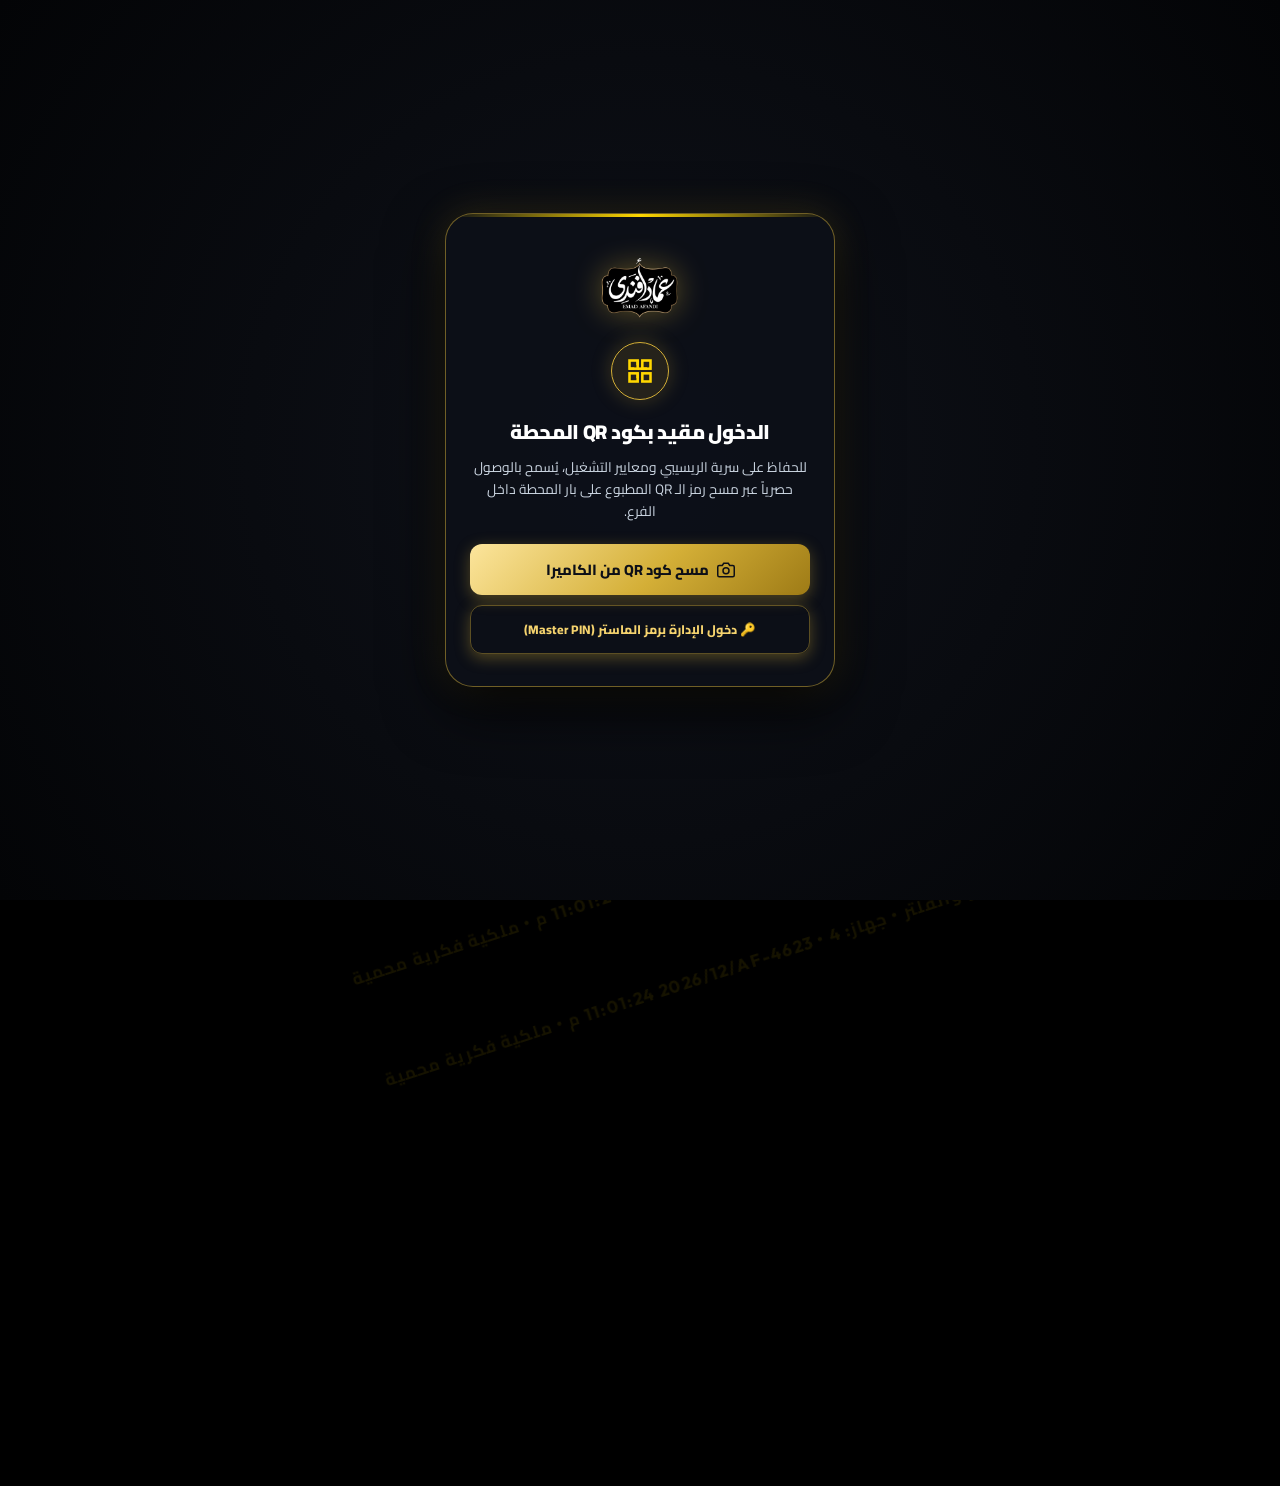
<file: 1-espresso-station/index.html>
<!DOCTYPE html>
<html lang="ar" dir="rtl">
<head>
  <meta charset="UTF-8">
  <meta name="viewport" content="width=device-width, initial-scale=1.0, maximum-scale=1.0, user-scalable=no, viewport-fit=cover">
  <meta name="theme-color" content="#000000">
  <meta name="apple-mobile-web-app-capable" content="yes">
  <meta name="apple-mobile-web-app-status-bar-style" content="black-translucent">
  <meta name="robots" content="noindex, nofollow, noarchive, nosnippet">
  <title>عماد أفندي | محطة الإسبريسو والفلتر</title>
  <link rel="icon" type="image/png" href="assets/emad-logo.png">
  <link rel="stylesheet" href="../shared/css/security.css?v=4.0">
  <link rel="stylesheet" href="style.css?v=16.0">
  <style>
    /* Zero-Trust Initial Vault Shield (No Flash of Content Before Authentication) */
    .app-main-layout, .brand-header, .btn-checklist-toggle {
      opacity: 0 !important;
      visibility: hidden !important;
      pointer-events: none !important;
      transition: opacity 0.35s ease, visibility 0.35s ease;
    }
    body.vault-unlocked .app-main-layout,
    body.vault-unlocked .brand-header,
    body.vault-unlocked .btn-checklist-toggle {
      opacity: 1 !important;
      visibility: visible !important;
      pointer-events: auto !important;
    }
  </style>
</head>
<body>

  <!-- Top Sticky Navigation Hub (Fixed Brand + Search + Category Bar on Scroll) -->
  <header class="brand-header">
    <div class="header-inner">
      <div class="brand-top-bar">
        <div class="brand-info">
          <div class="brand-logo-container">
            <img src="assets/emad-logo.png" alt="عماد أفندي" class="brand-logo">
          </div>
          <div class="brand-title-wrap">
            <div class="brand-title" id="brandHeaderTitle">عماد أفندي كافيه</div>
            <div class="brand-subtitle" id="brandHeaderSubtitle">محطة الإسبريسو والفلتر</div>
          </div>
        </div>
        <div class="header-actions">
          <button class="btn-quick-lock" onclick="window.EmadSecurity && window.EmadSecurity.lockStationImmediately()" title="قفل المحطة فوراً">
            <span>🔒 قفل</span>
          </button>
          <button class="btn-lang-toggle" id="btnLangToggle" onclick="window.app.toggleLanguage()" title="تبديل اللغة • Switch Language">
            <svg class="lang-globe-icon" width="14" height="14" viewBox="0 0 24 24" fill="none" stroke="currentColor" stroke-width="2" stroke-linecap="round" stroke-linejoin="round"><circle cx="12" cy="12" r="10"/><line x1="2" y1="12" x2="22" y2="12"/><path d="M12 2a15.3 15.3 0 0 1 4 10 15.3 15.3 0 0 1-4 10 15.3 15.3 0 0 1-4-10 15.3 15.3 0 0 1 4-10z"/></svg>
            <span id="langToggleText">English</span>
          </button>
        </div>
      </div>
<!-- Horizontal Category Pills (Taller & Fixed in Front of Barista) -->
      <div class="filter-tabs" id="filter-tabs"></div>
    </div>
  </header>

  <!-- Main App Layout Container (Clean Responsive Container for Mobile & Desktop) -->
  <div class="app-main-layout">
    <!-- Grid Content Area (Visual Drink Cards) -->
    <main class="content-area" id="content-area">
      <div style="text-align:center; padding:50px 20px; color:var(--gold-soft);">
        جاري تحميل مشروبات محطة الإسبريسو...
      </div>
    </main>

    <!-- Footer -->
    <footer class="brand-footer">
      <img src="assets/emad-logo.png" alt="عماد أفندي" class="brand-footer-logo">
      <p>كافيه ومحمصة عماد أفندي • "قهوتك على مزاجك"</p>
      <p style="margin-top:4px; font-size:0.72rem; color:var(--gold-soft);">
        نظام التشغيل القياسي (SOP) • إشراف الإدارة ومجموعة العطيان
      </p>
      <div style="text-align:center; margin-top:8px;"><span class="manager-lock-trigger" onclick="window.EmadSecurity && window.EmadSecurity.openManagerModal()" title="إعدادات الأمان والمدير">🔒 حماية النظام</span></div>
    </footer>

  </div> <!-- /app-main-layout -->

  <!-- Floating Checklist Button -->
  <button class="btn-checklist-toggle" onclick="openChecklistModal()">
    <svg width="18" height="18" viewBox="0 0 24 24" fill="none" stroke="currentColor" stroke-width="2" stroke-linecap="round" stroke-linejoin="round"><path d="M12 2l3 7h7l-5.5 4.5 2 7.5-6.5-5-6.5 5 2-7.5L2 9h7z"/></svg>
    <span>نظافة المحطة</span>
  </button>

  <!-- Recipe Detail Modal / Drawer -->
  <div class="recipe-detail-modal" id="recipe-detail-modal" onclick="if(event.target===this) window.app.closeRecipeDetail()">
    <div class="recipe-detail-sheet" id="recipe-detail-content"></div>
  </div>

  <!-- Checklist Modal -->
  <div class="modal-overlay" id="checklist-modal" onclick="if(event.target===this) closeChecklistModal()">
    <div class="modal-content">
      <div class="modal-header">
        <h3 class="modal-title">بروتوكول نظافة ومعايرة محطة الإسبريسو</h3>
        <button class="modal-close" onclick="closeChecklistModal()" title="إغلاق">&times;</button>
      </div>
      <p style="font-size:0.8rem; color:var(--text-secondary); margin-bottom:14px;">
        الالتزام بهذه المعايير يضمن حماية ماكينات الإسبريسو والمطاحن وثبات النكهة بنسبة 100%.
      </p>
      <div id="checklist-items"></div>
      <div style="margin-top:14px; display:grid; grid-template-columns: 1fr 1fr; gap:10px;">
        <div>
          <label style="font-size:0.78rem; color:#cbd5e1; font-weight:700; display:block; margin-bottom:4px;">اسم الباريستا المسؤول:</label>
          <input type="text" id="checklist-inspector-name" placeholder="اكتب اسمك هنا..." class="checklist-inspector-input" style="margin-bottom:0;">
        </div>
        <div>
          <label style="font-size:0.78rem; color:#cbd5e1; font-weight:700; display:block; margin-bottom:4px;">الشيفت (24 ساعة):</label>
          <select id="checklist-shift-select" class="checklist-inspector-input" style="margin-bottom:0; cursor:pointer; background:#080a0f;">
            <option value="الشيفت الأول: صباحي ☀️ (8ص - 5م)">الشيفت الأول: صباحي ☀️ (8ص - 5م)</option>
            <option value="الشيفت الثاني: مسائي 🌙 (4م - 1ص)">الشيفت الثاني: مسائي 🌙 (4م - 1ص)</option>
            <option value="الشيفت الثالث: ليلي ☕ (12ص - 9ص)">الشيفت الثالث: ليلي ☕ (12ص - 9ص)</option>
          </select>
        </div>
      </div>
      <div style="margin-top:10px; display:flex; justify-content:space-between; align-items:center;">
        <button onclick="resetChecklist()" style="background:transparent; border:1px solid var(--border-gold); color:var(--gold-bright); padding:8px 16px; border-radius:var(--radius-sm); font-family:var(--font-arabic); font-size:0.78rem; font-weight:700; cursor:pointer;">
          إعادة تعيين اليوم
        </button>
        <button onclick="confirmAndSyncChecklist()" style="background:var(--gold-primary); border:none; color:#000; font-weight:800; padding:8px 22px; border-radius:var(--radius-sm); font-family:var(--font-arabic); font-size:0.84rem; cursor:pointer;">
          اعتماد الفحص ومزامنته ✓
        </button>
      </div>
    </div>
  </div>

  <script src="drink-visuals.js?v=13.0"></script>
  <script src="app.js?v=17.0"></script>
  <script>
    document.addEventListener('DOMContentLoaded', () => {
      window.app = new StationApp('recipes.json');
    });
  </script>
  <script src="../shared/js/security-manager.js?v=4.1"></script>
</body>
</html>
</file>
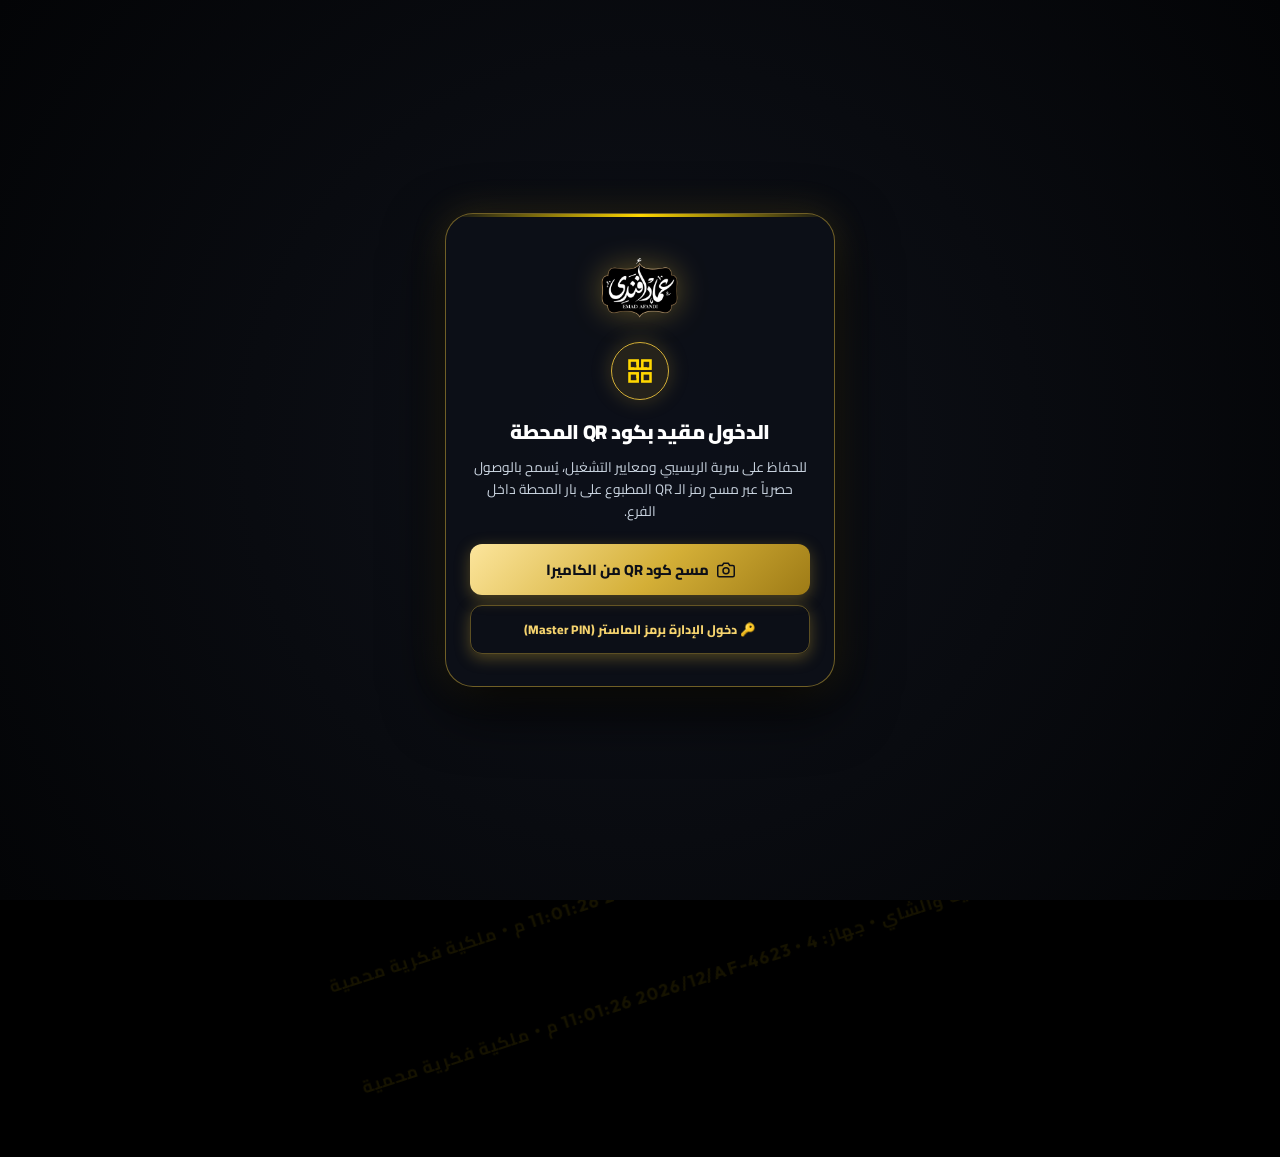
<file: 2-traditional-station/index.html>
<!DOCTYPE html>
<html lang="ar" dir="rtl">
<head>
  <meta charset="UTF-8">
  <meta name="viewport" content="width=device-width, initial-scale=1.0, maximum-scale=1.0, user-scalable=no, viewport-fit=cover">
  <meta name="theme-color" content="#000000">
  <meta name="apple-mobile-web-app-capable" content="yes">
  <meta name="apple-mobile-web-app-status-bar-style" content="black-translucent">
  <meta name="robots" content="noindex, nofollow, noarchive, nosnippet">
  <title>عماد أفندي | محطة التركي والتراثي</title>
  <link rel="icon" type="image/png" href="assets/emad-logo.png">
  <link rel="stylesheet" href="../shared/css/security.css?v=4.0">
  <link rel="stylesheet" href="style.css?v=17.0">
  <style>
    /* Zero-Trust Initial Vault Shield (No Flash of Content Before Authentication) */
    .app-main-layout, .brand-header, .btn-checklist-toggle {
      opacity: 0 !important;
      visibility: hidden !important;
      pointer-events: none !important;
      transition: opacity 0.35s ease, visibility 0.35s ease;
    }
    body.vault-unlocked .app-main-layout,
    body.vault-unlocked .brand-header,
    body.vault-unlocked .btn-checklist-toggle {
      opacity: 1 !important;
      visibility: visible !important;
      pointer-events: auto !important;
    }
  </style>
</head>
<body>

  <!-- Top Sticky Navigation Hub (Fixed Brand + Search + Category Bar on Scroll) -->
  <header class="brand-header">
    <div class="header-inner">
      <div class="brand-top-bar">
        <div class="brand-info">
          <div class="brand-logo-container">
            <img src="assets/emad-logo.png" alt="عماد أفندي" class="brand-logo">
          </div>
          <div class="brand-title-wrap">
            <div class="brand-title" id="brandHeaderTitle">عماد أفندي كافيه</div>
            <div class="brand-subtitle" id="brandHeaderSubtitle">محطة التركي والتراثي</div>
          </div>
        </div>
        <div class="header-actions">
          <button class="btn-quick-lock" onclick="window.EmadSecurity && window.EmadSecurity.lockStationImmediately()" title="قفل المحطة فوراً">
            <span>🔒 قفل</span>
          </button>
          <button class="btn-lang-toggle" id="btnLangToggle" onclick="window.app.toggleLanguage()" title="تبديل اللغة • Switch Language">
            <svg class="lang-globe-icon" width="14" height="14" viewBox="0 0 24 24" fill="none" stroke="currentColor" stroke-width="2" stroke-linecap="round" stroke-linejoin="round"><circle cx="12" cy="12" r="10"/><line x1="2" y1="12" x2="22" y2="12"/><path d="M12 2a15.3 15.3 0 0 1 4 10 15.3 15.3 0 0 1-4 10 15.3 15.3 0 0 1-4-10 15.3 15.3 0 0 1 4-10z"/></svg>
            <span id="langToggleText">English</span>
          </button>
        </div>
      </div>
<!-- Horizontal Category Pills (Taller & Fixed in Front of Barista) -->
      <div class="filter-tabs" id="filter-tabs"></div>
    </div>
  </header>

  <!-- Main App Layout Container -->
  <div class="app-main-layout">

    <!-- Sugar Scale Cheat Sheet -->
    <div class="sugar-banner" id="sugarBanner" style="margin: 12px 14px 6px;">
      <div class="sugar-title">
        <span class="sugar-title-text" id="sugarTitleText">
          <svg width="16" height="16" viewBox="0 0 24 24" fill="none" stroke="#d4af37" stroke-width="2.3" stroke-linecap="round" stroke-linejoin="round"><path d="M18 8h1a4 4 0 0 1 0 8h-1"></path><path d="M2 8h16v9a4 4 0 0 1-4 4H6a4 4 0 0 1-4-4V8z"></path><line x1="6" y1="1" x2="6" y2="4"></line><line x1="10" y1="1" x2="10" y2="4"></line><line x1="14" y1="1" x2="14" y2="4"></line></svg>
          معيار سكر القهوة التركية المعتمد لعماد أفندي:
        </span>
        <span class="sugar-sop-badge" id="sugarSopBadge">SOP معتمد</span>
      </div>
      <div class="sugar-grid" id="sugarGrid">
        <div class="sugar-chip">
          <div class="sugar-name">سادة</div>
          <div class="sugar-desc">0g</div>
          <div class="sugar-spoon">بدون سكر</div>
        </div>
        <div class="sugar-chip">
          <div class="sugar-name">على الريحة</div>
          <div class="sugar-desc">2-3g</div>
          <div class="sugar-spoon">ربع ملعقة</div>
        </div>
        <div class="sugar-chip">
          <div class="sugar-name">مظبوط</div>
          <div class="sugar-desc">5-6g</div>
          <div class="sugar-spoon">ملعقة واحدة</div>
        </div>
        <div class="sugar-chip">
          <div class="sugar-name">مانو</div>
          <div class="sugar-desc">8-9g</div>
          <div class="sugar-spoon">معلقة ونصف</div>
        </div>
        <div class="sugar-chip">
          <div class="sugar-name">زيادة</div>
          <div class="sugar-desc">12-14g</div>
          <div class="sugar-spoon">معلقتين</div>
        </div>
        <div class="sugar-chip">
          <div class="sugar-name">سرياسي</div>
          <div class="sugar-desc">16-18g</div>
          <div class="sugar-spoon">3 ملاعق</div>
        </div>
      </div>
    </div>

    <!-- Grid Content Area (Visual Drink Cards) -->
    <main class="content-area" id="content-area">
      <div style="text-align:center; padding:50px 20px; color:var(--gold-soft);">
        جاري تحميل مشروبات محطة القهوة التركية والتراثية...
      </div>
    </main>

    <!-- Footer -->
    <footer class="brand-footer">
      <img src="assets/emad-logo.png" alt="عماد أفندي" class="brand-footer-logo">
      <p>كافيه ومحمصة عماد أفندي • "قهوتك على مزاجك"</p>
      <p style="margin-top:4px; font-size:0.72rem; color:var(--gold-soft);">
        نظام التشغيل القياسي (SOP) • إشراف الإدارة ومجموعة العطيان
      </p>
      <div style="text-align:center; margin-top:8px;"><span class="manager-lock-trigger" onclick="window.EmadSecurity && window.EmadSecurity.openManagerModal()" title="إعدادات الأمان والمدير">🔒 حماية النظام</span></div>
    </footer>

  </div> <!-- /app-main-layout -->

  <!-- Floating Checklist Button -->
  <button class="btn-checklist-toggle" onclick="openChecklistModal()">
    <svg width="18" height="18" viewBox="0 0 24 24" fill="none" stroke="currentColor" stroke-width="2" stroke-linecap="round" stroke-linejoin="round"><path d="M12 2l3 7h7l-5.5 4.5 2 7.5-6.5-5-6.5 5 2-7.5L2 9h7z"/></svg>
    <span>نظافة المحطة</span>
  </button>

  <!-- Recipe Detail Modal / Drawer -->
  <div class="recipe-detail-modal" id="recipe-detail-modal" onclick="if(event.target===this) window.app.closeRecipeDetail()">
    <div class="recipe-detail-sheet" id="recipe-detail-content"></div>
  </div>

  <!-- Checklist Modal -->
  <div class="modal-overlay" id="checklist-modal" onclick="if(event.target===this) closeChecklistModal()">
    <div class="modal-content">
      <div class="modal-header">
        <h3 class="modal-title">بروتوكول نظافة محطة التركي والرمالة والدلات</h3>
        <button class="modal-close" onclick="closeChecklistModal()" title="إغلاق">&times;</button>
      </div>
      <p style="font-size:0.8rem; color:var(--text-secondary); margin-bottom:14px;">
        نظافة الكنك النحاسي والرمالة تحمي النكهة الملكية المعتمدة لعماد أفندي.
      </p>
      <div id="checklist-items"></div>
      <div style="margin-top:14px; display:grid; grid-template-columns: 1fr 1fr; gap:10px;">
        <div>
          <label style="font-size:0.78rem; color:#cbd5e1; font-weight:700; display:block; margin-bottom:4px;">اسم الباريستا المسؤول:</label>
          <input type="text" id="checklist-inspector-name" placeholder="اكتب اسمك هنا..." class="checklist-inspector-input" style="margin-bottom:0;">
        </div>
        <div>
          <label style="font-size:0.78rem; color:#cbd5e1; font-weight:700; display:block; margin-bottom:4px;">الشيفت (24 ساعة):</label>
          <select id="checklist-shift-select" class="checklist-inspector-input" style="margin-bottom:0; cursor:pointer; background:#080a0f;">
            <option value="الشيفت الأول: صباحي ☀️ (8ص - 5م)">الشيفت الأول: صباحي ☀️ (8ص - 5م)</option>
            <option value="الشيفت الثاني: مسائي 🌙 (4م - 1ص)">الشيفت الثاني: مسائي 🌙 (4م - 1ص)</option>
            <option value="الشيفت الثالث: ليلي ☕ (12ص - 9ص)">الشيفت الثالث: ليلي ☕ (12ص - 9ص)</option>
          </select>
        </div>
      </div>
      <div style="margin-top:10px; display:flex; justify-content:space-between; align-items:center;">
        <button onclick="resetChecklist()" style="background:transparent; border:1px solid var(--border-gold); color:var(--gold-bright); padding:8px 16px; border-radius:var(--radius-sm); font-family:var(--font-arabic); font-size:0.78rem; font-weight:700; cursor:pointer;">
          إعادة تعيين اليوم
        </button>
        <button onclick="confirmAndSyncChecklist()" style="background:var(--gold-primary); border:none; color:#000; font-weight:800; padding:8px 22px; border-radius:var(--radius-sm); font-family:var(--font-arabic); font-size:0.84rem; cursor:pointer;">
          اعتماد الفحص ومزامنته ✓
        </button>
      </div>
    </div>
  </div>

  <script src="drink-visuals.js?v=16.0"></script>
  <script src="app.js?v=17.0"></script>
  <script>
    document.addEventListener('DOMContentLoaded', () => {
      window.app = new StationApp('recipes.json');
    });
  </script>
  <script src="../shared/js/security-manager.js?v=4.1"></script>
</body>
</html>
</file>
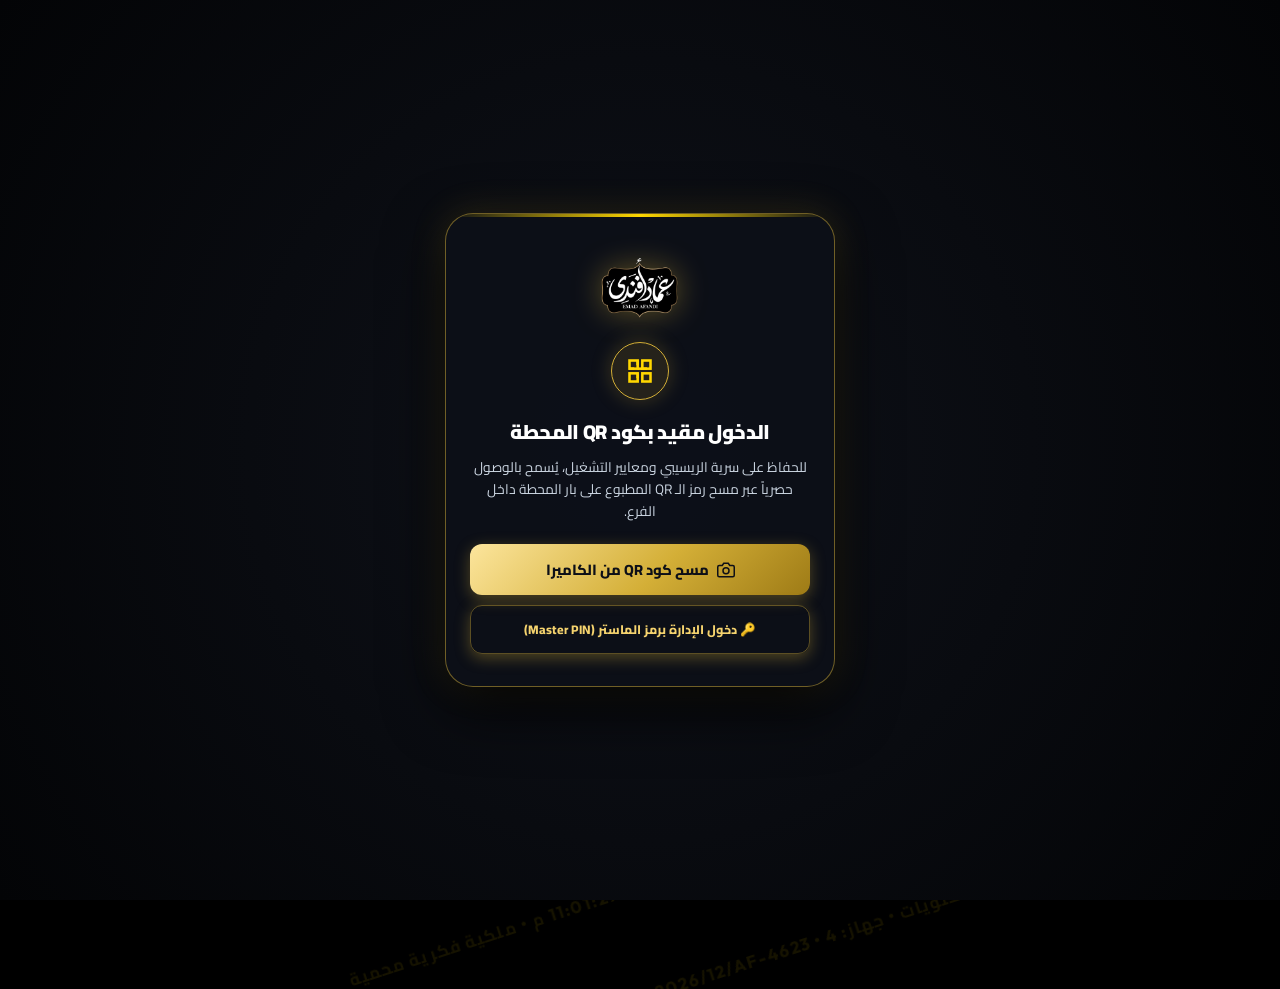
<file: 3-backbar-station/index.html>
<!DOCTYPE html>
<html lang="ar" dir="rtl">
<head>
  <meta charset="UTF-8">
  <meta name="viewport" content="width=device-width, initial-scale=1.0, maximum-scale=1.0, user-scalable=no, viewport-fit=cover">
  <meta name="theme-color" content="#000000">
  <meta name="apple-mobile-web-app-capable" content="yes">
  <meta name="apple-mobile-web-app-status-bar-style" content="black-translucent">
  <meta name="robots" content="noindex, nofollow, noarchive, nosnippet">
  <title>عماد أفندي | محطة الباك بار والحلويات</title>
  <link rel="icon" type="image/png" href="assets/emad-logo.png">
  <link rel="stylesheet" href="../shared/css/security.css?v=4.0">
  <link rel="stylesheet" href="style.css?v=17.0">
  <style>
    /* Zero-Trust Initial Vault Shield (No Flash of Content Before Authentication) */
    .app-main-layout, .brand-header, .btn-checklist-toggle {
      opacity: 0 !important;
      visibility: hidden !important;
      pointer-events: none !important;
      transition: opacity 0.35s ease, visibility 0.35s ease;
    }
    body.vault-unlocked .app-main-layout,
    body.vault-unlocked .brand-header,
    body.vault-unlocked .btn-checklist-toggle {
      opacity: 1 !important;
      visibility: visible !important;
      pointer-events: auto !important;
    }
  </style>
</head>
<body>

  <!-- Top Sticky Navigation Hub (Fixed Brand + Search + Category Bar on Scroll) -->
  <header class="brand-header">
    <div class="header-inner">
      <div class="brand-top-bar">
        <div class="brand-info">
          <div class="brand-logo-container">
            <img src="assets/emad-logo.png" alt="عماد أفندي" class="brand-logo">
          </div>
          <div class="brand-title-wrap">
            <div class="brand-title" id="brandHeaderTitle">عماد أفندي كافيه</div>
            <div class="brand-subtitle" id="brandHeaderSubtitle">محطة الباك بار والحلويات</div>
          </div>
        </div>
        <div class="header-actions">
          <button class="btn-quick-lock" onclick="window.EmadSecurity && window.EmadSecurity.lockStationImmediately()" title="قفل المحطة فوراً">
            <span>🔒 قفل</span>
          </button>
          <button class="btn-lang-toggle" id="btnLangToggle" onclick="window.app.toggleLanguage()" title="تبديل اللغة • Switch Language">
            <svg class="lang-globe-icon" width="14" height="14" viewBox="0 0 24 24" fill="none" stroke="currentColor" stroke-width="2" stroke-linecap="round" stroke-linejoin="round"><circle cx="12" cy="12" r="10"/><line x1="2" y1="12" x2="22" y2="12"/><path d="M12 2a15.3 15.3 0 0 1 4 10 15.3 15.3 0 0 1-4 10 15.3 15.3 0 0 1-4-10 15.3 15.3 0 0 1 4-10z"/></svg>
            <span id="langToggleText">English</span>
          </button>
        </div>
      </div>
<!-- Horizontal Category Pills (Taller & Fixed in Front of Barista) -->
      <div class="filter-tabs" id="filter-tabs"></div>
    </div>
  </header>

  <!-- Main App Layout Container -->
  <div class="app-main-layout">

    <!-- Grid Content Area (Visual Drink Cards & Per-Section Category Protocols) -->
    <main class="content-area" id="content-area">
      <div style="text-align:center; padding:50px 20px; color:var(--gold-soft);">
        جاري تحميل مشروبات محطة الباك بار والحلويات...
      </div>
    </main>

    <!-- Footer -->
    <footer class="brand-footer">
      <img src="assets/emad-logo.png" alt="عماد أفندي" class="brand-footer-logo">
      <p>كافيه ومحمصة عماد أفندي • "قهوتك على مزاجك"</p>
      <p style="margin-top:4px; font-size:0.72rem; color:var(--gold-soft);">
        نظام التشغيل القياسي (SOP) • إشراف الإدارة ومجموعة العطيان
      </p>
      <div style="text-align:center; margin-top:8px;"><span class="manager-lock-trigger" onclick="window.EmadSecurity && window.EmadSecurity.openManagerModal()" title="إعدادات الأمان والمدير">🔒 حماية النظام</span></div>
    </footer>

  </div> <!-- /app-main-layout -->

  <!-- Floating Checklist Button -->
  <button class="btn-checklist-toggle" onclick="openChecklistModal()">
    <svg width="18" height="18" viewBox="0 0 24 24" fill="none" stroke="currentColor" stroke-width="2" stroke-linecap="round" stroke-linejoin="round"><path d="M12 2l3 7h7l-5.5 4.5 2 7.5-6.5-5-6.5 5 2-7.5L2 9h7z"/></svg>
    <span>نظافة المحطة</span>
  </button>

  <!-- Recipe Detail Modal / Drawer -->
  <div class="recipe-detail-modal" id="recipe-detail-modal" onclick="if(event.target===this) window.app.closeRecipeDetail()">
    <div class="recipe-detail-sheet" id="recipe-detail-content"></div>
  </div>

  <!-- Checklist Modal -->
  <div class="modal-overlay" id="checklist-modal" onclick="if(event.target===this) closeChecklistModal()">
    <div class="modal-content">
      <div class="modal-header">
        <h3 class="modal-title">بروتوكول نظافة وتعقيم الباك بار والمخبوزات</h3>
        <button class="modal-close" onclick="closeChecklistModal()" title="إغلاق">&times;</button>
      </div>
      <p style="font-size:0.8rem; color:var(--text-secondary); margin-bottom:14px;">
        التعقيم الفوري لشفرات البلندر وماكينات الوافل وصواني التقطيع يحمي سلامة الضيوف.
      </p>
      <div id="checklist-items"></div>
      <div style="margin-top:14px; display:grid; grid-template-columns: 1fr 1fr; gap:10px;">
        <div>
          <label style="font-size:0.78rem; color:#cbd5e1; font-weight:700; display:block; margin-bottom:4px;">اسم الباريستا المسؤول:</label>
          <input type="text" id="checklist-inspector-name" placeholder="اكتب اسمك هنا..." class="checklist-inspector-input" style="margin-bottom:0;">
        </div>
        <div>
          <label style="font-size:0.78rem; color:#cbd5e1; font-weight:700; display:block; margin-bottom:4px;">الشيفت (24 ساعة):</label>
          <select id="checklist-shift-select" class="checklist-inspector-input" style="margin-bottom:0; cursor:pointer; background:#080a0f;">
            <option value="الشيفت الأول: صباحي ☀️ (8ص - 5م)">الشيفت الأول: صباحي ☀️ (8ص - 5م)</option>
            <option value="الشيفت الثاني: مسائي 🌙 (4م - 1ص)">الشيفت الثاني: مسائي 🌙 (4م - 1ص)</option>
            <option value="الشيفت الثالث: ليلي ☕ (12ص - 9ص)">الشيفت الثالث: ليلي ☕ (12ص - 9ص)</option>
          </select>
        </div>
      </div>
      <div style="margin-top:10px; display:flex; justify-content:space-between; align-items:center;">
        <button onclick="resetChecklist()" style="background:transparent; border:1px solid var(--border-gold); color:var(--gold-bright); padding:8px 16px; border-radius:var(--radius-sm); font-family:var(--font-arabic); font-size:0.78rem; font-weight:700; cursor:pointer;">
          إعادة تعيين اليوم
        </button>
        <button onclick="confirmAndSyncChecklist()" style="background:var(--gold-primary); border:none; color:#000; font-weight:800; padding:8px 22px; border-radius:var(--radius-sm); font-family:var(--font-arabic); font-size:0.84rem; cursor:pointer;">
          اعتماد الفحص ومزامنته ✓
        </button>
      </div>
    </div>
  </div>

  <script src="drink-visuals.js?v=16.0"></script>
  <script src="app.js?v=17.0"></script>
  <script>
    document.addEventListener('DOMContentLoaded', () => {
      window.app = new StationApp('recipes.json');
    });
  </script>
  <script src="../shared/js/security-manager.js?v=4.1"></script>
</body>
</html>
</file>
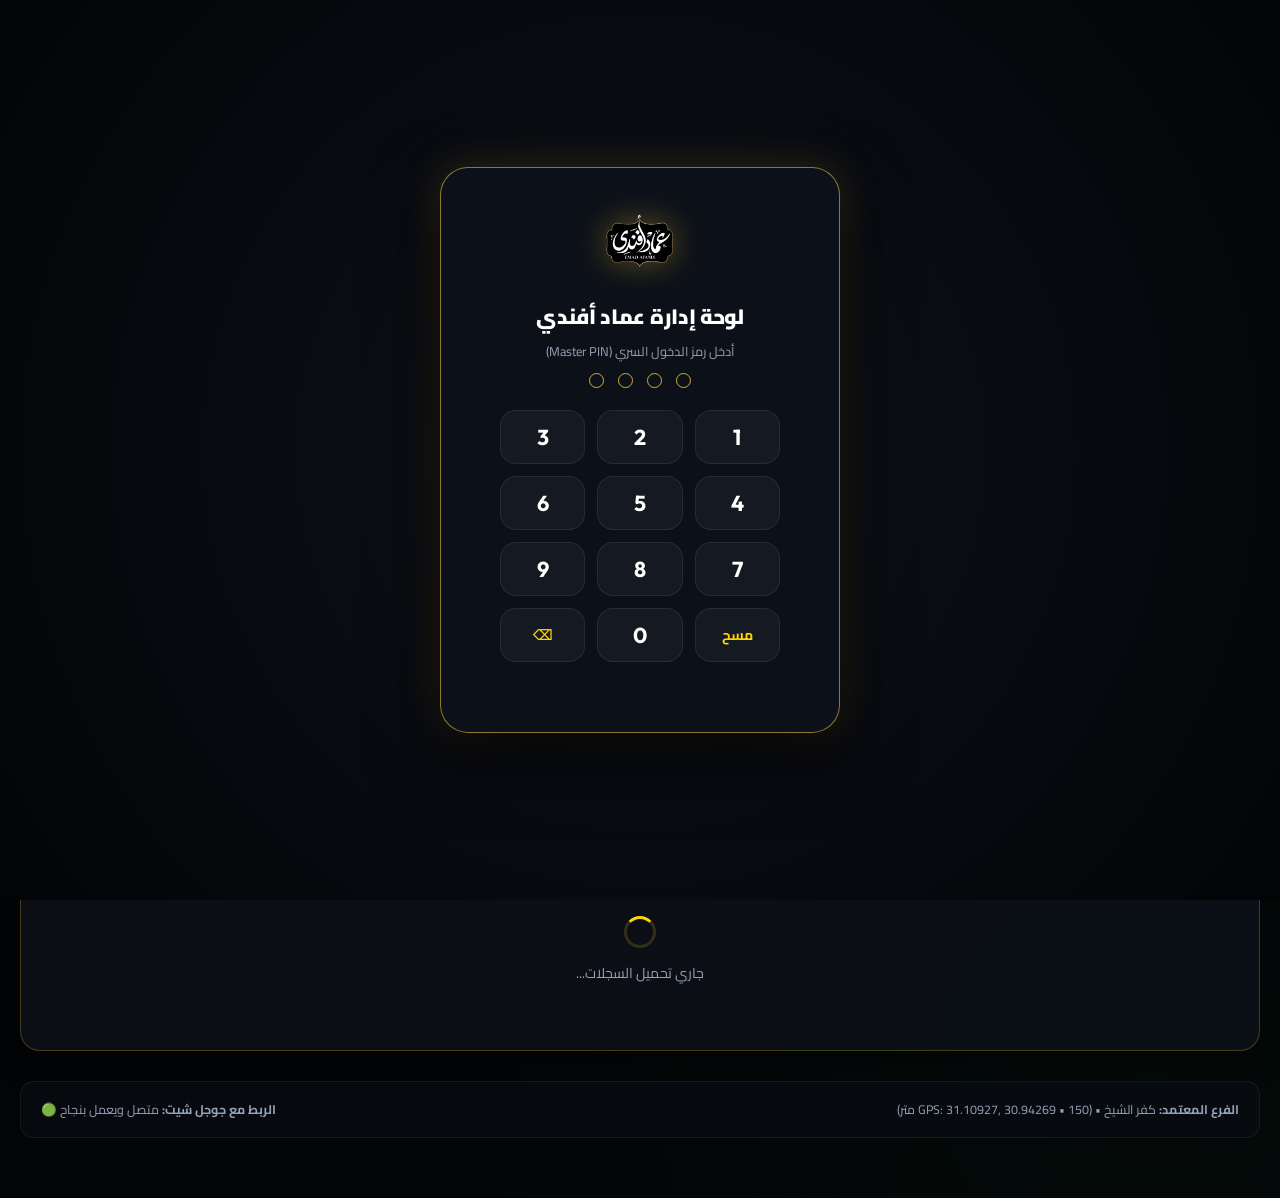
<file: manager-dashboard/index.html>
<!DOCTYPE html>
<html lang="ar" dir="rtl">
<head>
  <meta charset="UTF-8">
  <meta name="viewport" content="width=device-width, initial-scale=1.0, maximum-scale=1.0, user-scalable=no, viewport-fit=cover">
  <meta name="robots" content="noindex, nofollow, noarchive, nosnippet">
  <title>عماد أفندي | لوحة متابعة فحص المحطات</title>
  
  <link rel="preconnect" href="https://fonts.googleapis.com">
  <link rel="preconnect" href="https://fonts.gstatic.com" crossorigin>
  <link href="https://fonts.googleapis.com/css2?family=Cairo:wght@400;600;700;800;900&family=Outfit:wght@400;600;700;800;900&display=swap" rel="stylesheet">
  
  <link rel="stylesheet" href="style.css?v=3.1">
</head>
<body>

  <!-- 1. MASTER PIN LOCK OVERLAY -->
  <div id="dashboard-lock-overlay" class="dash-fullscreen-lock active">
    <div class="dash-lock-box">
      <div class="dash-lock-logo">
        <img src="../assets/emad-logo.png" alt="عماد أفندي" class="dash-logo-img" onerror="this.style.display='none'">
      </div>
      <h2 class="dash-lock-title">لوحة إدارة عماد أفندي</h2>
      <p class="dash-lock-subtitle">أدخل رمز الدخول السري (Master PIN)</p>

      <div class="dash-pin-dots" id="dash-pin-dots">
        <div class="dash-dot" id="ddot-0"></div>
        <div class="dash-dot" id="ddot-1"></div>
        <div class="dash-dot" id="ddot-2"></div>
        <div class="dash-dot" id="ddot-3"></div>
      </div>

      <div class="dash-keypad-grid">
        <button class="dash-key" onclick="window.dashApp.enterDigit('1')">1</button>
        <button class="dash-key" onclick="window.dashApp.enterDigit('2')">2</button>
        <button class="dash-key" onclick="window.dashApp.enterDigit('3')">3</button>
        <button class="dash-key" onclick="window.dashApp.enterDigit('4')">4</button>
        <button class="dash-key" onclick="window.dashApp.enterDigit('5')">5</button>
        <button class="dash-key" onclick="window.dashApp.enterDigit('6')">6</button>
        <button class="dash-key" onclick="window.dashApp.enterDigit('7')">7</button>
        <button class="dash-key" onclick="window.dashApp.enterDigit('8')">8</button>
        <button class="dash-key" onclick="window.dashApp.enterDigit('9')">9</button>
        <button class="dash-key action" onclick="window.dashApp.clearPin()">مسح</button>
        <button class="dash-key" onclick="window.dashApp.enterDigit('0')">0</button>
        <button class="dash-key action" onclick="window.dashApp.deleteDigit()">⌫</button>
      </div>
      <div id="dash-pin-error" class="dash-pin-error"></div>
    </div>
  </div>

  <!-- 2. MAIN DASHBOARD APPLICATION -->
  <div class="dash-app-container">
    
    <!-- Top Simple Header -->
    <header class="dash-header">
      <div class="dash-header-start">
        <img src="../assets/emad-logo.png" alt="عماد أفندي" class="dash-header-logo" onerror="this.style.display='none'">
        <div>
          <h1 class="dash-brand-name">عماد أفندي</h1>
          <span class="dash-brand-sub">لوحة متابعة المحطات والشيفتات (24 ساعة)</span>
        </div>
      </div>

      <!-- Live Clock & Date with English Digits -->
      <div class="dash-header-center">
        <div class="dash-live-clock" id="dash-live-clock">--:--:--</div>
        <div class="dash-live-date" id="dash-live-date">جاري التحميل...</div>
      </div>

      <div class="dash-header-actions">
        <button class="dash-btn-refresh" onclick="window.dashApp.refreshData(true)">
          <svg class="refresh-icon" width="16" height="16" viewBox="0 0 24 24" fill="none" stroke="currentColor" stroke-width="2.2"><path d="M23 4v6h-6M1 20v-6h6"/><path d="M3.51 9a9 9 0 0 1 14.85-3.36L23 10M1 14l4.64 4.36A9 9 0 0 0 20.49 15"/></svg>
          <span>تحديث</span>
        </button>
        <a href="https://docs.google.com/spreadsheets/d/1" target="_blank" id="dash-open-sheet-link" class="dash-btn-sheet">
          <svg width="16" height="16" viewBox="0 0 24 24" fill="none" stroke="currentColor" stroke-width="2"><path d="M14 2H6a2 2 0 0 0-2 2v16a2 2 0 0 0 2 2h12a2 2 0 0 0 2-2V8z"/><polyline points="14 2 14 8 20 8"/><line x1="16" y1="13" x2="8" y2="13"/><line x1="16" y1="17" x2="8" y2="17"/></svg>
          <span>شيت جوجل</span>
        </a>
        <a href="../1-espresso-station/?qr=espresso" class="dash-btn-stations">
          <span>الريسيبي ☕</span>
        </a>
        <button class="dash-btn-lock" onclick="window.dashApp.lockDashboard()" title="قفل الشاشة">
          🔒
        </button>
      </div>
    </header>

    <!-- SECTION 1: Current Shift & 3-Shift Overview -->
    <section class="dash-shifts-overview">
      <div class="shifts-overview-title-wrap">
        <div>
          <h2 class="shifts-overview-title">متابعة الشيفتات اليومية (24 ساعة)</h2>
          <p class="shifts-overview-subtitle">متابعة فورية لتسليم واستلام المحطات بين الشيفتات الثلاثة</p>
        </div>
        <div class="active-shift-pill" id="dash-active-shift-pill">
          <span class="pulse-dot"></span>
          <span id="dash-active-shift-name">جاري الفحص...</span>
        </div>
      </div>

      <div class="shifts-cards-row">
        
        <!-- Shift 1 -->
        <div class="shift-info-card" id="shift-card-1">
          <div class="shift-card-top">
            <div class="shift-title-wrap">
              <span class="shift-icon">☀️</span>
              <div>
                <h3 class="shift-name">الشيفت الأول (الصباحي)</h3>
                <span class="shift-time">من 08:00 ص إلى 05:00 م</span>
              </div>
            </div>
            <span class="shift-status-tag" id="tag-shift-1">--</span>
          </div>
          <div class="shift-card-body">
            <div class="shift-stat-line">
              <span>الفحص:</span>
              <strong id="status-shift-1">بانتظار التسجيل</strong>
            </div>
            <div class="shift-stat-line">
              <span>الباريستا:</span>
              <strong class="gold-text" id="barista-shift-1">--</strong>
            </div>
          </div>
        </div>

        <!-- Shift 2 -->
        <div class="shift-info-card" id="shift-card-2">
          <div class="shift-card-top">
            <div class="shift-title-wrap">
              <span class="shift-icon">🌙</span>
              <div>
                <h3 class="shift-name">الشيفت الثاني (المسائي)</h3>
                <span class="shift-time">من 04:00 م إلى 01:00 ص</span>
              </div>
            </div>
            <span class="shift-status-tag" id="tag-shift-2">--</span>
          </div>
          <div class="shift-card-body">
            <div class="shift-stat-line">
              <span>الفحص:</span>
              <strong id="status-shift-2">بانتظار التسجيل</strong>
            </div>
            <div class="shift-stat-line">
              <span>الباريستا:</span>
              <strong class="gold-text" id="barista-shift-2">--</strong>
            </div>
          </div>
        </div>

        <!-- Shift 3 -->
        <div class="shift-info-card" id="shift-card-3">
          <div class="shift-card-top">
            <div class="shift-title-wrap">
              <span class="shift-icon">☕</span>
              <div>
                <h3 class="shift-name">الشيفت الثالث (الليلي)</h3>
                <span class="shift-time">من 12:00 ص إلى 09:00 ص</span>
              </div>
            </div>
            <span class="shift-status-tag" id="tag-shift-3">--</span>
          </div>
          <div class="shift-card-body">
            <div class="shift-stat-line">
              <span>الفحص:</span>
              <strong id="status-shift-3">بانتظار التسجيل</strong>
            </div>
            <div class="shift-stat-line">
              <span>الباريستا:</span>
              <strong class="gold-text" id="barista-shift-3">--</strong>
            </div>
          </div>
        </div>

      </div>
    </section>

    <!-- SECTION 2: 3 Stations Live Status -->
    <section class="dash-stations-grid">
      
      <!-- Espresso -->
      <div class="station-status-card" id="card-espresso">
        <div class="station-card-header">
          <div class="station-card-title-wrap">
            <span class="station-icon">☕</span>
            <div>
              <h3 class="station-title">محطة الإسبريسو والفلتر</h3>
              <span class="station-pin-hint">PIN: 1010</span>
            </div>
          </div>
          <span class="station-live-badge pending" id="badge-espresso">بانتظار الفحص</span>
        </div>
        <div class="station-card-body">
          <div class="station-detail-row">
            <span class="detail-label">آخر فحص:</span>
            <span class="detail-val" id="time-espresso">لم يُسجل بعد</span>
          </div>
          <div class="station-detail-row">
            <span class="detail-label">الباريستا المسؤول:</span>
            <span class="detail-val highlight" id="inspector-espresso">--</span>
          </div>
          <div class="station-detail-row">
            <span class="detail-label">الشيفت:</span>
            <span class="detail-val" id="shift-espresso">--</span>
          </div>
        </div>
      </div>

      <!-- Traditional -->
      <div class="station-status-card" id="card-traditional">
        <div class="station-card-header">
          <div class="station-card-title-wrap">
            <span class="station-icon">🫖</span>
            <div>
              <h3 class="station-title">محطة القهوة التراثية والشاي</h3>
              <span class="station-pin-hint">PIN: 2020</span>
            </div>
          </div>
          <span class="station-live-badge pending" id="badge-traditional">بانتظار الفحص</span>
        </div>
        <div class="station-card-body">
          <div class="station-detail-row">
            <span class="detail-label">آخر فحص:</span>
            <span class="detail-val" id="time-traditional">لم يُسجل بعد</span>
          </div>
          <div class="station-detail-row">
            <span class="detail-label">الباريستا المسؤول:</span>
            <span class="detail-val highlight" id="inspector-traditional">--</span>
          </div>
          <div class="station-detail-row">
            <span class="detail-label">الشيفت:</span>
            <span class="detail-val" id="shift-traditional">--</span>
          </div>
        </div>
      </div>

      <!-- Backbar -->
      <div class="station-status-card" id="card-backbar">
        <div class="station-card-header">
          <div class="station-card-title-wrap">
            <span class="station-icon">🍹</span>
            <div>
              <h3 class="station-title">محطة الباك بار والحلويات</h3>
              <span class="station-pin-hint">PIN: 3030</span>
            </div>
          </div>
          <span class="station-live-badge pending" id="badge-backbar">بانتظار الفحص</span>
        </div>
        <div class="station-card-body">
          <div class="station-detail-row">
            <span class="detail-label">آخر فحص:</span>
            <span class="detail-val" id="time-backbar">لم يُسجل بعد</span>
          </div>
          <div class="station-detail-row">
            <span class="detail-label">الباريستا المسؤول:</span>
            <span class="detail-val highlight" id="inspector-backbar">--</span>
          </div>
          <div class="station-detail-row">
            <span class="detail-label">الشيفت:</span>
            <span class="detail-val" id="shift-backbar">--</span>
          </div>
        </div>
      </div>

    </section>

    <!-- SECTION 3: Inspection History & Simplified Filter Bar -->
    <section class="dash-feed-section">
      
      <!-- Clean, Simple Arabic Title -->
      <div class="dash-feed-header">
        <div class="feed-title-wrap">
          <h2 class="feed-title">سجل فحص المحطات</h2>
          <span class="feed-count-badge" id="dash-feed-count">0 عمليات</span>
        </div>

        <!-- Quick Date Jump Tabs (لحل الرجوع للأيام القديمة) -->
        <div class="date-quick-tabs">
          <button class="date-tab-btn active" onclick="window.dashApp.setDateFilter('all', this)">الكل</button>
          <button class="date-tab-btn" onclick="window.dashApp.setDateFilter('today', this)">اليوم</button>
          <button class="date-tab-btn" onclick="window.dashApp.setDateFilter('yesterday', this)">أمس</button>
          <div class="custom-date-wrap">
            <span>📅 تاريخ معين:</span>
            <input type="date" id="filter-custom-date" class="dash-date-picker" onchange="window.dashApp.onCustomDateChange(this.value)">
          </div>
        </div>
      </div>

      <!-- Simplified Filters Toolbar (Compact & Side-by-Side) -->
      <div class="feed-filters-toolbar">
        <div class="filter-field">
          <label class="filter-label">المحطة:</label>
          <select id="filter-station" class="dash-select" onchange="window.dashApp.renderFeed()">
            <option value="all">كافة المحطات</option>
            <option value="espresso">محطة الإسبريسو والفلتر</option>
            <option value="traditional">محطة القهوة التراثية والشاي</option>
            <option value="backbar">محطة الباك بار والحلويات</option>
          </select>
        </div>

        <div class="filter-field">
          <label class="filter-label">الشيفت:</label>
          <select id="filter-shift" class="dash-select" onchange="window.dashApp.renderFeed()">
            <option value="all">كافة الشيفتات</option>
            <option value="shift1">الشيفت الأول: صباحي ☀️ (8ص - 5م)</option>
            <option value="shift2">الشيفت الثاني: مسائي 🌙 (4م - 1ص)</option>
            <option value="shift3">الشيفت الثالث: ليلي ☕ (12ص - 9ص)</option>
          </select>
        </div>

        <div class="filter-field search-field">
          <label class="filter-label">بحث سريع:</label>
          <input type="text" id="filter-search" class="dash-search-input" placeholder="اسم الباريستا..." oninput="window.dashApp.renderFeed()">
        </div>
      </div>

      <!-- Inspection Records Cards List -->
      <div id="dash-feed-container" class="dash-feed-cards">
        <div class="dash-loading-spinner">
          <div class="spinner"></div>
          <span>جاري تحميل السجلات...</span>
        </div>
      </div>

    </section>

    <!-- Footer System Status Bar -->
    <footer class="dash-footer">
      <div>
        <strong>الفرع المعتمد:</strong> كفر الشيخ • (GPS: 31.10927, 30.94269 • 150 متر)
      </div>
      <div>
        <strong>الربط مع جوجل شيت:</strong> متصل ويعمل بنجاح 🟢
      </div>
    </footer>

  </div>

  <script src="app.js?v=3.1"></script>
</body>
</html>
</file>
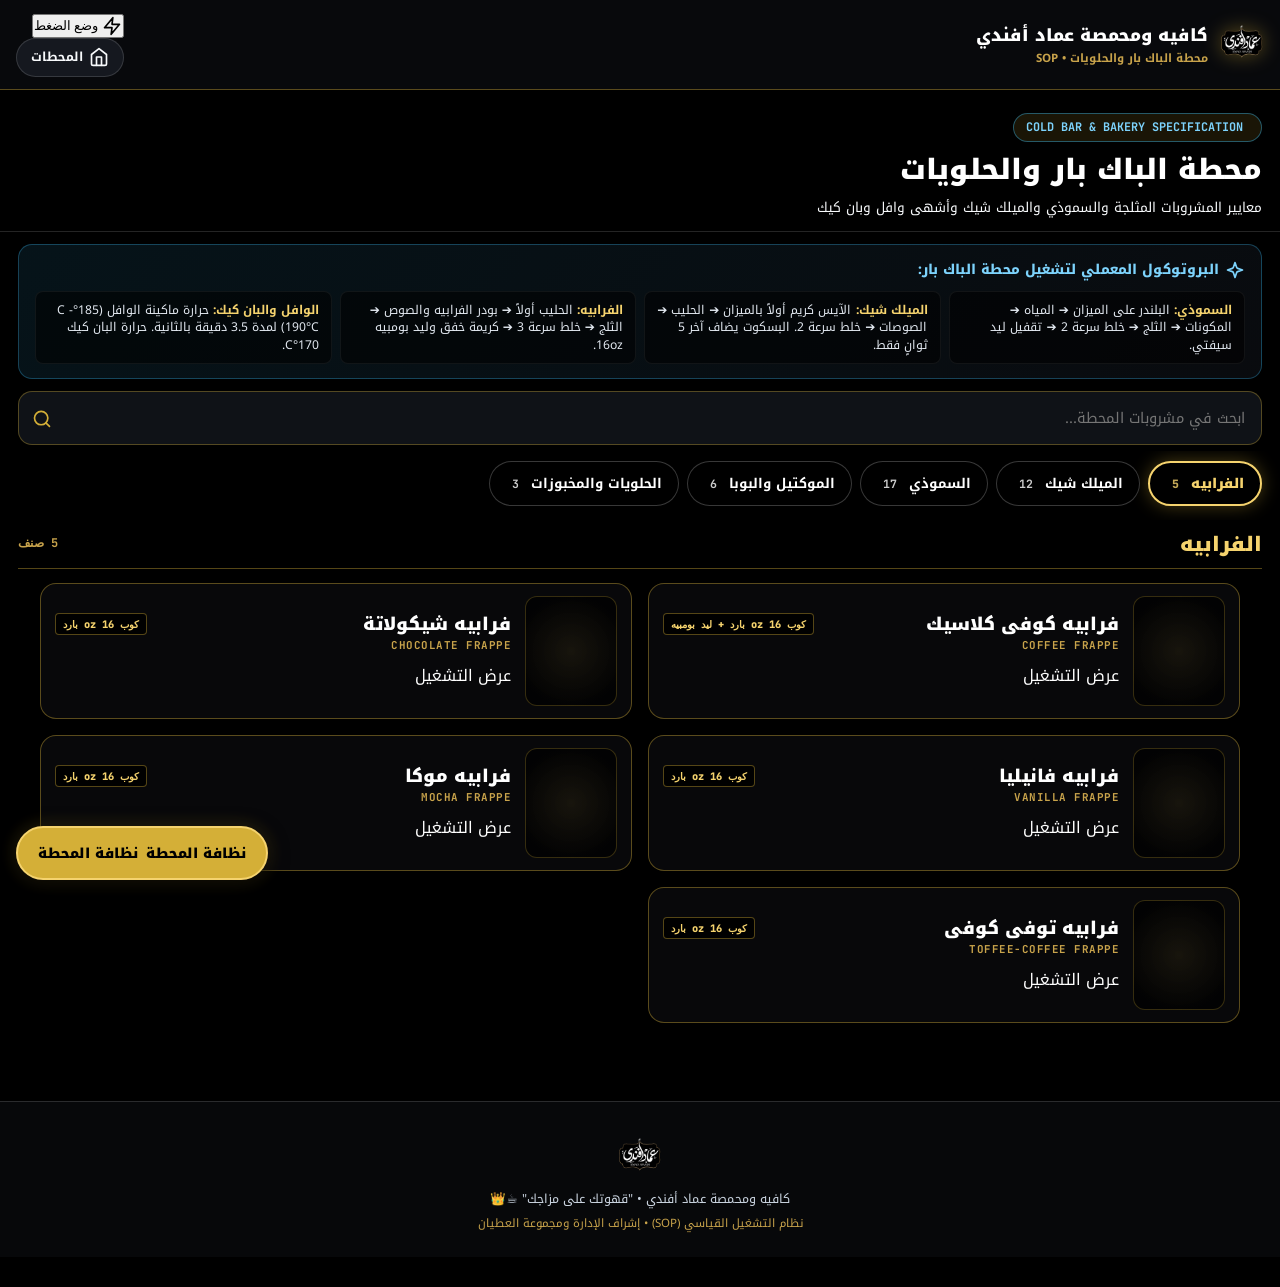
<file: stations/backbar/index.html>
<!DOCTYPE html>
<html lang="ar" dir="rtl">
<head>
  <meta charset="UTF-8">
  <meta name="viewport" content="width=device-width, initial-scale=1.0, maximum-scale=1.0, user-scalable=no, viewport-fit=cover">
  <meta name="theme-color" content="#07080a">
  <meta name="apple-mobile-web-app-capable" content="yes">
  <meta name="apple-mobile-web-app-status-bar-style" content="black-translucent">
  <title>عماد أفندي | محطة الباك بار والحلويات السريعة</title>
  <link rel="icon" type="image/png" href="../../assets/emad-logo.png">
  <link rel="stylesheet" href="../../shared/css/brand.css">
  <style>
    .rules-banner {
      margin: 12px 18px 0;
      background: linear-gradient(135deg, rgba(56, 189, 248, 0.1) 0%, rgba(10, 12, 16, 0.9) 100%);
      border: 1px solid rgba(56, 189, 248, 0.3);
      border-radius: var(--radius-md);
      padding: 14px 16px;
    }
    .rules-title {
      font-size: 0.85rem;
      font-weight: 800;
      color: #7dd3fc;
      margin-bottom: 10px;
      display: flex;
      align-items: center;
      gap: 6px;
    }
    .rules-grid {
      display: grid;
      grid-template-columns: repeat(auto-fit, minmax(220px, 1fr));
      gap: 8px;
    }
    .rule-card {
      background: rgba(0, 0, 0, 0.55);
      border: 1px solid rgba(255, 255, 255, 0.06);
      border-radius: var(--radius-sm);
      padding: 9px 12px;
      font-size: 0.76rem;
      color: #e2e8f0;
      line-height: 1.45;
    }
    .rule-card strong {
      color: var(--gold-bright);
    }
  </style>
</head>
<body>

  <!-- Top Sticky Navigation -->
  <header class="brand-header">
    <div class="brand-info">
      <a href="../../index.html" class="brand-logo-container" style="text-decoration:none;">
        <img src="../../assets/emad-logo.png" alt="عماد أفندي" class="brand-logo">
      </a>
      <div class="brand-title-wrap">
        <div class="brand-title">كافيه ومحمصة عماد أفندي</div>
        <div class="brand-subtitle">محطة الباك بار والحلويات • SOP</div>
      </div>
    </div>
    <div class="header-actions">
      <button class="btn-toggle-rush" id="btn-rush-mode" title="وضع ضغط العمل">
        <span id="rush-icon"></span>
        <span>وضع الضغط</span>
      </button>
      <a href="../../index.html" class="btn-header-link">
        <span id="home-icon"></span>
        <span>المحطات</span>
      </a>
    </div>
  </header>

  <!-- Station Hero -->
  <section class="station-hero">
    <div class="lab-tech-pill" id="station-badge" style="border-color:rgba(56, 189, 248, 0.4); color:#7dd3fc;">
      <span class="lab-led pulse-cyan"></span>
      <span>COLD BAR & BAKERY SPECIFICATION</span>
    </div>
    <h1 class="station-title" id="station-title">محطة الباك بار والحلويات</h1>
    <p class="station-desc" id="station-desc">معايير المشروبات المثلجة والسموذي والميلك شيك وأشهى وافل وبان كيك</p>
    <div class="station-meta-pill" id="station-meta" style="display:none;"></div>
  </section>

  <!-- Golden Rules of the Station -->
  <div class="rules-banner">
    <div class="rules-title">
      <span id="banner-rules-icon"></span>
      <span>البروتوكول المعملي لتشغيل محطة الباك بار:</span>
    </div>
    <div class="rules-grid">
      <div class="rule-card">
        <strong>السموذي:</strong> البلندر على الميزان ➔ المياه ➔ المكونات ➔ الثلج ➔ خلط سرعة 2 ➔ تقفيل ليد سيفتي.
      </div>
      <div class="rule-card">
        <strong>الميلك شيك:</strong> الآيس كريم أولاً بالميزان ➔ الحليب ➔ الصوصات ➔ خلط سرعة 2. البسكوت يضاف آخر 5 ثوانٍ فقط.
      </div>
      <div class="rule-card">
        <strong>الفرابيه:</strong> الحليب أولاً ➔ بودر الفرابيه والصوص ➔ الثلج ➔ خلط سرعة 3 ➔ كريمة خفق وليد بومبيه 16oz.
      </div>
      <div class="rule-card">
        <strong>الوافل والبان كيك:</strong> حرارة ماكينة الوافل (185°C - 190°C) لمدة 3.5 دقيقة بالثانية. حرارة البان كيك 170°C.
      </div>
    </div>
  </div>

  <!-- Search & Navigation -->
  <div class="search-container">
    <div class="search-box-wrap">
      <input type="text" class="search-box" id="search-box" placeholder="ابحث عن (فرابيه كوفي، شيك أوريو، سموذي ليمون نعناع، بوبا فيز، وافل، بان كيك...)...">
      <span class="search-icon-pos" id="search-icon"></span>
    </div>
  </div>

  <div class="filter-tabs" id="filter-tabs"></div>

  <!-- Content Area -->
  <main class="content-area" id="content-area">
    <div style="text-align:center; padding:50px 20px; color:var(--gold-soft);">
      جاري تحميل بيانات معمل الباك بار والحلويات...
    </div>
  </main>

  <!-- Floating Checklist Button -->
  <button class="btn-checklist-toggle" onclick="openChecklistModal()">
    <span id="clean-icon"></span>
    <span>نظافة المحطة</span>
  </button>

  <!-- Checklist Modal -->
  <div class="modal-overlay" id="checklist-modal">
    <div class="modal-content">
      <div class="modal-header">
        <h3 class="modal-title">
          <span id="modal-clean-icon"></span>
          <span>بروتوكول نظافة وتعقيم الباك بار والحلويات</span>
        </h3>
        <button class="modal-close" onclick="closeChecklistModal()"><span id="close-modal-icon"></span></button>
      </div>
      <p style="font-size:0.8rem; color:var(--text-secondary); margin-bottom:14px;">
        التعقيم الفوري لشفرات البلندر وماكينات الوافل وصواني التقطيع يحمي سلامة الضيوف.
      </p>
      <div id="checklist-items"></div>
      <div style="margin-top:16px; display:flex; justify-content:space-between; align-items:center;">
        <button onclick="resetChecklist()" style="background:transparent; border:1px solid var(--border-gold); color:var(--gold-bright); padding:8px 16px; border-radius:var(--radius-sm); font-family:var(--font-arabic); font-size:0.78rem; font-weight:700; cursor:pointer;">
          إعادة تعيين اليوم
        </button>
        <button onclick="closeChecklistModal()" style="background:var(--gold-primary); border:none; color:#000; font-weight:800; padding:8px 22px; border-radius:var(--radius-sm); font-family:var(--font-arabic); font-size:0.84rem; cursor:pointer;">
          اعتماد الفحص
        </button>
      </div>
    </div>
  </div>

  <!-- Footer -->
  <footer class="brand-footer">
    <img src="../../assets/emad-logo.png" alt="عماد أفندي" class="brand-footer-logo">
    <p>كافيه ومحمصة عماد أفندي • "قهوتك على مزاجك" ☕👑</p>
    <p style="margin-top:4px; font-size:0.72rem; color:var(--gold-soft);">
      نظام التشغيل القياسي (SOP) • إشراف الإدارة ومجموعة العطيان
    </p>
  </footer>

  <script src="../../shared/js/icons.js"></script>
  <script src="../../shared/js/app.js"></script>
  <script>
    document.addEventListener('DOMContentLoaded', () => {
      document.getElementById('rush-icon').innerHTML = getIcon('zap');
      document.getElementById('home-icon').innerHTML = getIcon('home');
      document.getElementById('banner-rules-icon').innerHTML = getIcon('sparkles', 'icon-cyan');
      document.getElementById('search-icon').innerHTML = getIcon('search');
      document.getElementById('clean-icon').innerHTML = getIcon('cleanBrush');
      document.getElementById('modal-clean-icon').innerHTML = getIcon('cleanBrush', 'icon-gold');
      document.getElementById('close-modal-icon').innerHTML = getIcon('close');

      window.app = new StationApp('../../data/backbar.json');
    });
  </script>
</body>
</html>
</file>
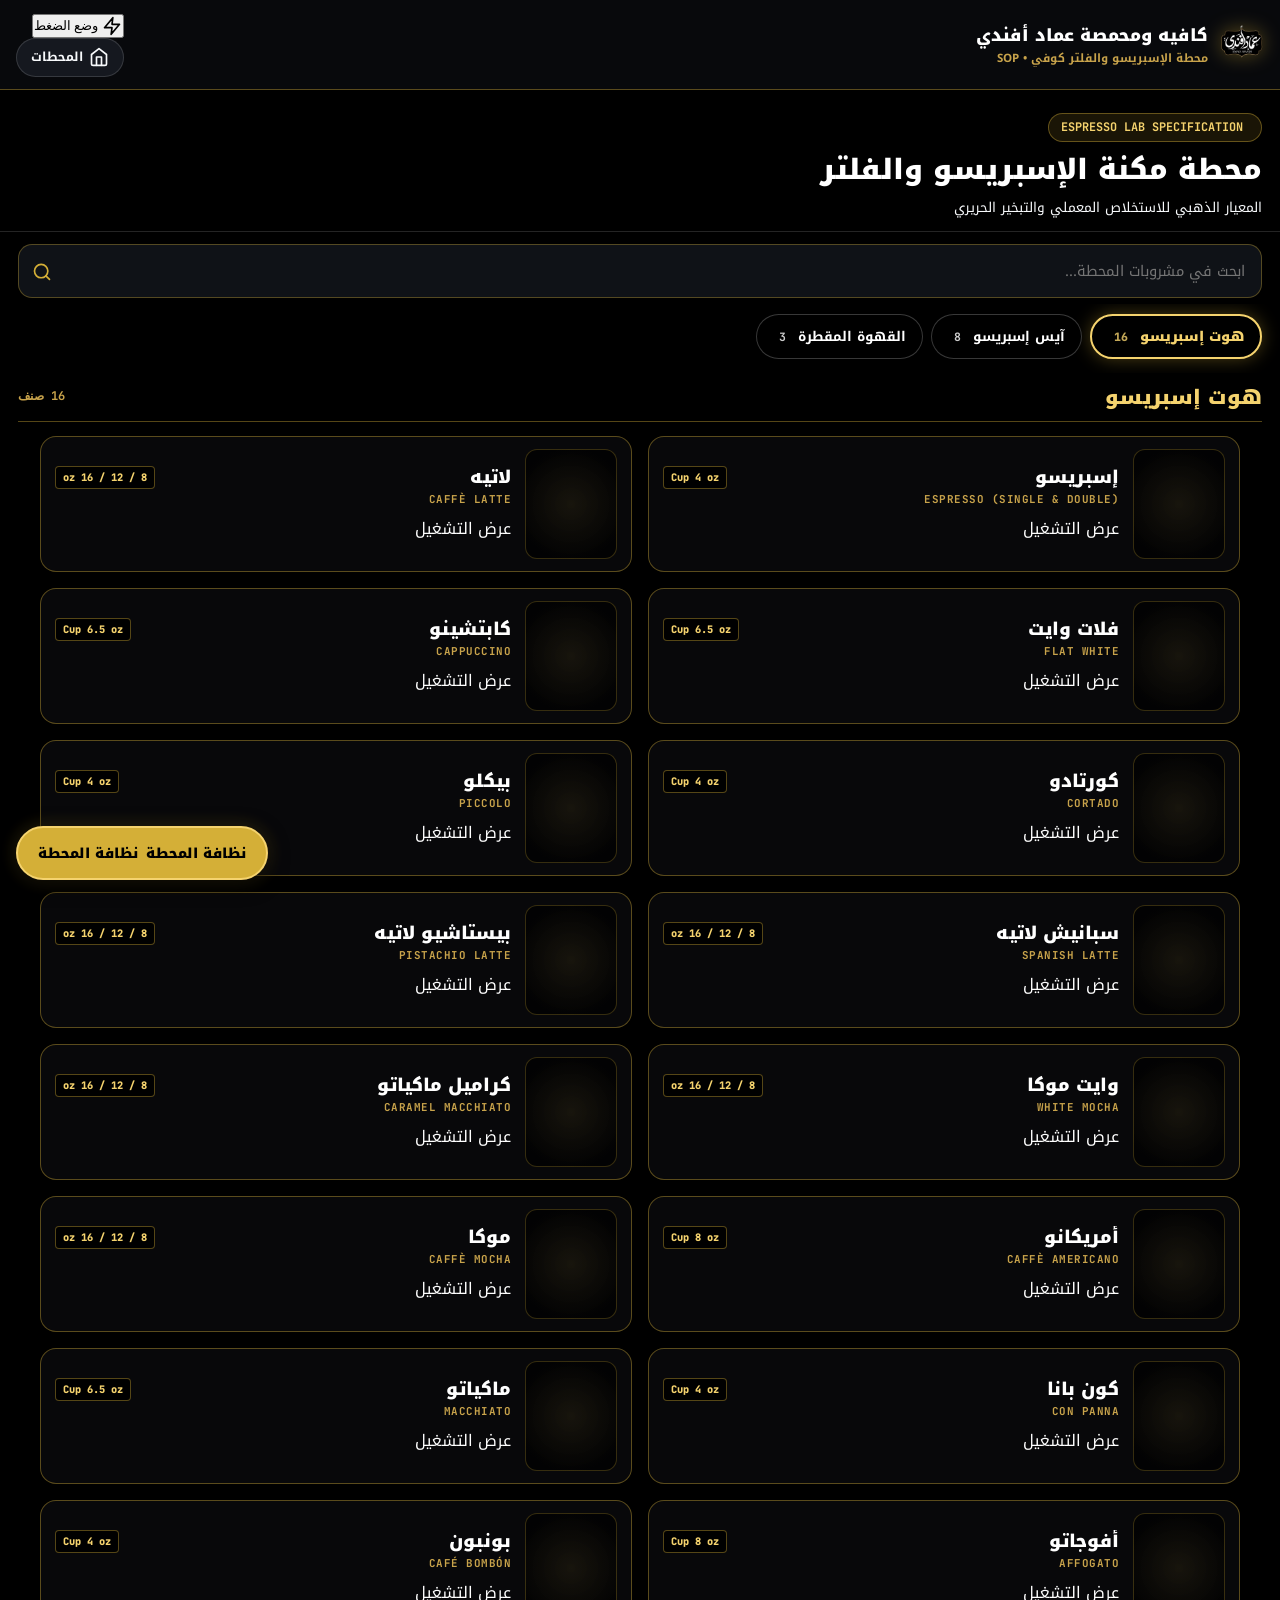
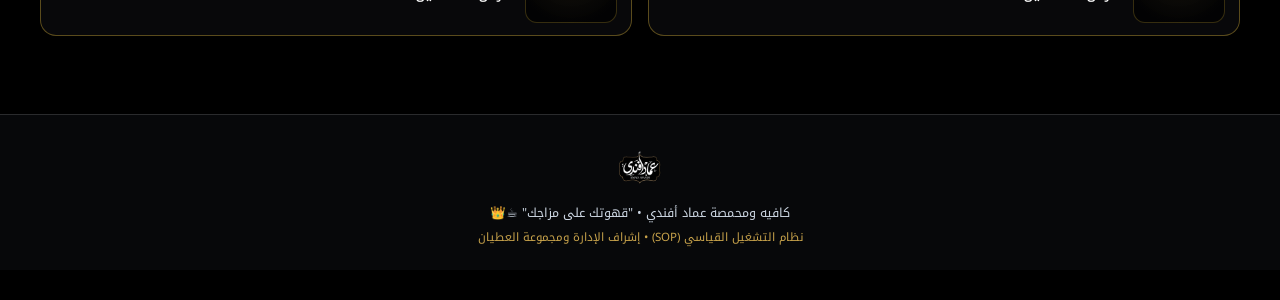
<file: stations/espresso/index.html>
<!DOCTYPE html>
<html lang="ar" dir="rtl">
<head>
  <meta charset="UTF-8">
  <meta name="viewport" content="width=device-width, initial-scale=1.0, maximum-scale=1.0, user-scalable=no, viewport-fit=cover">
  <meta name="theme-color" content="#07080a">
  <meta name="apple-mobile-web-app-capable" content="yes">
  <meta name="apple-mobile-web-app-status-bar-style" content="black-translucent">
  <title>عماد أفندي | محطة مكنة الإسبريسو والفلتر المعملية</title>
  <link rel="icon" type="image/png" href="../../assets/emad-logo.png">
  <link rel="stylesheet" href="../../shared/css/brand.css">
</head>
<body>

  <!-- Top Sticky Navigation -->
  <header class="brand-header">
    <div class="brand-info">
      <a href="../../index.html" class="brand-logo-container" style="text-decoration:none;">
        <img src="../../assets/emad-logo.png" alt="عماد أفندي" class="brand-logo">
      </a>
      <div class="brand-title-wrap">
        <div class="brand-title">كافيه ومحمصة عماد أفندي</div>
        <div class="brand-subtitle">محطة الإسبريسو والفلتر كوفي • SOP</div>
      </div>
    </div>
    <div class="header-actions">
      <button class="btn-toggle-rush" id="btn-rush-mode" title="وضع ضغط العمل">
        <span id="rush-icon"></span>
        <span>وضع الضغط</span>
      </button>
      <a href="../../index.html" class="btn-header-link">
        <span id="home-icon"></span>
        <span>المحطات</span>
      </a>
    </div>
  </header>

  <!-- Station Hero -->
  <section class="station-hero">
    <div class="lab-tech-pill" id="station-badge">
      <span class="lab-led pulse-gold"></span>
      <span>ESPRESSO LAB SPECIFICATION</span>
    </div>
    <h1 class="station-title" id="station-title">محطة مكنة الإسبريسو والفلتر</h1>
    <p class="station-desc" id="station-desc">المعيار الذهبي للاستخلاص المعملي والتبخير الحريري</p>
    <div class="station-meta-pill" id="station-meta" style="display:none;"></div>
  </section>

  <!-- Search & Navigation Bar -->
  <div class="search-container">
    <div class="search-box-wrap">
      <input type="text" class="search-box" id="search-box" placeholder="ابحث عن أي مشروب (لاتيه، فلات وايت، سبانيش، كورتادو، V60...)...">
      <span class="search-icon-pos" id="search-icon"></span>
    </div>
  </div>

  <div class="filter-tabs" id="filter-tabs"></div>

  <!-- Content Area -->
  <main class="content-area" id="content-area">
    <div style="text-align:center; padding:50px 20px; color:var(--gold-soft);">
      جاري تحميل بيانات معمل الإسبريسو...
    </div>
  </main>

  <!-- Floating Checklist Button -->
  <button class="btn-checklist-toggle" onclick="openChecklistModal()">
    <span id="clean-icon"></span>
    <span>نظافة المحطة</span>
  </button>

  <!-- Checklist Modal -->
  <div class="modal-overlay" id="checklist-modal">
    <div class="modal-content">
      <div class="modal-header">
        <h3 class="modal-title">
          <span id="modal-clean-icon"></span>
          <span>بروتوكول نظافة ومعايرة محطة الإسبريسو</span>
        </h3>
        <button class="modal-close" onclick="closeChecklistModal()"><span id="close-modal-icon"></span></button>
      </div>
      <p style="font-size:0.8rem; color:var(--text-secondary); margin-bottom:14px;">
        الالتزام بهذه المعايير يضمن حماية ماكينات الإسبريسو والمطاحن وثبات النكهة بنسبة 100%.
      </p>
      <div id="checklist-items"></div>
      <div style="margin-top:16px; display:flex; justify-content:space-between; align-items:center;">
        <button onclick="resetChecklist()" style="background:transparent; border:1px solid var(--border-gold); color:var(--gold-bright); padding:8px 16px; border-radius:var(--radius-sm); font-family:var(--font-arabic); font-size:0.78rem; font-weight:700; cursor:pointer;">
          إعادة تعيين اليوم
        </button>
        <button onclick="closeChecklistModal()" style="background:var(--gold-primary); border:none; color:#000; font-weight:800; padding:8px 22px; border-radius:var(--radius-sm); font-family:var(--font-arabic); font-size:0.84rem; cursor:pointer;">
          اعتماد الفحص
        </button>
      </div>
    </div>
  </div>

  <!-- Footer -->
  <footer class="brand-footer">
    <img src="../../assets/emad-logo.png" alt="عماد أفندي" class="brand-footer-logo">
    <p>كافيه ومحمصة عماد أفندي • "قهوتك على مزاجك" ☕👑</p>
    <p style="margin-top:4px; font-size:0.72rem; color:var(--gold-soft);">
      نظام التشغيل القياسي (SOP) • إشراف الإدارة ومجموعة العطيان
    </p>
  </footer>

  <script src="../../shared/js/icons.js"></script>
  <script src="../../shared/js/app.js"></script>
  <script>
    document.addEventListener('DOMContentLoaded', () => {
      document.getElementById('rush-icon').innerHTML = getIcon('zap');
      document.getElementById('home-icon').innerHTML = getIcon('home');
      document.getElementById('search-icon').innerHTML = getIcon('search');
      document.getElementById('clean-icon').innerHTML = getIcon('cleanBrush');
      document.getElementById('modal-clean-icon').innerHTML = getIcon('cleanBrush', 'icon-gold');
      document.getElementById('close-modal-icon').innerHTML = getIcon('close');

      window.app = new StationApp('../../data/espresso.json');
    });
  </script>
</body>
</html>
</file>
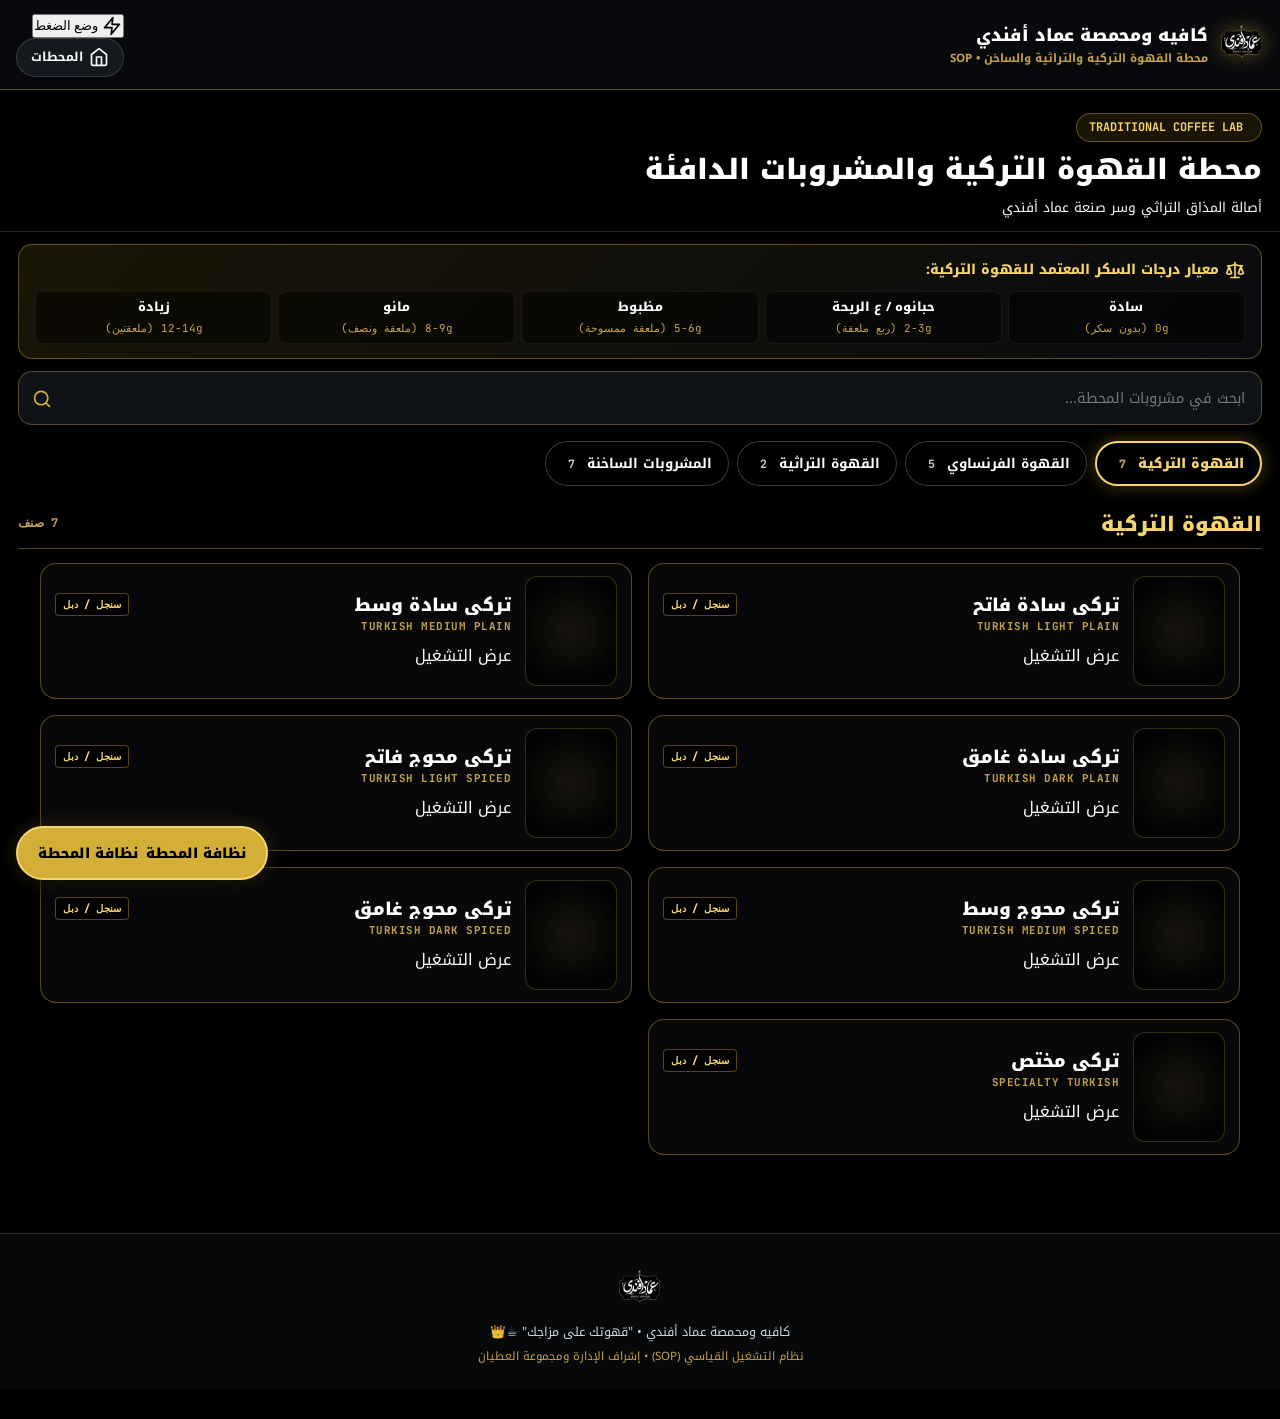
<file: stations/traditional/index.html>
<!DOCTYPE html>
<html lang="ar" dir="rtl">
<head>
  <meta charset="UTF-8">
  <meta name="viewport" content="width=device-width, initial-scale=1.0, maximum-scale=1.0, user-scalable=no, viewport-fit=cover">
  <meta name="theme-color" content="#07080a">
  <meta name="apple-mobile-web-app-capable" content="yes">
  <meta name="apple-mobile-web-app-status-bar-style" content="black-translucent">
  <title>عماد أفندي | محطة القهوة التركية والتراثية والمشروبات الدافئة</title>
  <link rel="icon" type="image/png" href="../../assets/emad-logo.png">
  <link rel="stylesheet" href="../../shared/css/brand.css">
  <style>
    .sugar-banner {
      margin: 12px 18px 0;
      background: linear-gradient(135deg, rgba(212, 175, 55, 0.12) 0%, rgba(10, 12, 16, 0.9) 100%);
      border: 1px solid var(--border-gold);
      border-radius: var(--radius-md);
      padding: 14px 16px;
    }
    .sugar-title {
      font-size: 0.85rem;
      font-weight: 800;
      color: var(--gold-bright);
      margin-bottom: 10px;
      display: flex;
      align-items: center;
      gap: 6px;
    }
    .sugar-grid {
      display: grid;
      grid-template-columns: repeat(auto-fit, minmax(110px, 1fr));
      gap: 6px;
    }
    .sugar-chip {
      background: rgba(0, 0, 0, 0.5);
      border: 1px solid rgba(255, 255, 255, 0.06);
      border-radius: var(--radius-sm);
      padding: 6px 8px;
      text-align: center;
    }
    .sugar-name {
      font-weight: 800;
      font-size: 0.78rem;
      color: var(--text-primary);
    }
    .sugar-desc {
      font-size: 0.68rem;
      color: var(--gold-soft);
      font-family: var(--font-mono);
      margin-top: 2px;
    }
  </style>
</head>
<body>

  <!-- Top Navigation Header -->
  <header class="brand-header">
    <div class="brand-info">
      <a href="../../index.html" class="brand-logo-container" style="text-decoration:none;">
        <img src="../../assets/emad-logo.png" alt="عماد أفندي" class="brand-logo">
      </a>
      <div class="brand-title-wrap">
        <div class="brand-title">كافيه ومحمصة عماد أفندي</div>
        <div class="brand-subtitle">محطة القهوة التركية والتراثية والساخن • SOP</div>
      </div>
    </div>
    <div class="header-actions">
      <button class="btn-toggle-rush" id="btn-rush-mode" title="وضع ضغط العمل">
        <span id="rush-icon"></span>
        <span>وضع الضغط</span>
      </button>
      <a href="../../index.html" class="btn-header-link">
        <span id="home-icon"></span>
        <span>المحطات</span>
      </a>
    </div>
  </header>

  <!-- Station Hero -->
  <section class="station-hero">
    <div class="lab-tech-pill" id="station-badge">
      <span class="lab-led pulse-gold"></span>
      <span>TRADITIONAL COFFEE LAB</span>
    </div>
    <h1 class="station-title" id="station-title">محطة القهوة التركية والمشروبات الدافئة</h1>
    <p class="station-desc" id="station-desc">أصالة المذاق التراثي وسر صنعة عماد أفندي</p>
    <div class="station-meta-pill" id="station-meta" style="display:none;"></div>
  </section>

  <!-- Sugar Scale Cheat Sheet -->
  <div class="sugar-banner">
    <div class="sugar-title">
      <span id="sugar-icon"></span>
      <span>معيار درجات السكر المعتمد للقهوة التركية:</span>
    </div>
    <div class="sugar-grid">
      <div class="sugar-chip">
        <div class="sugar-name">سادة</div>
        <div class="sugar-desc">0g (بدون سكر)</div>
      </div>
      <div class="sugar-chip">
        <div class="sugar-name">حبانوه / ع الريحة</div>
        <div class="sugar-desc">2-3g (ربع ملعقة)</div>
      </div>
      <div class="sugar-chip">
        <div class="sugar-name">مظبوط</div>
        <div class="sugar-desc">5-6g (ملعقة ممسوحة)</div>
      </div>
      <div class="sugar-chip">
        <div class="sugar-name">مانو</div>
        <div class="sugar-desc">8-9g (ملعقة ونصف)</div>
      </div>
      <div class="sugar-chip">
        <div class="sugar-name">زيادة</div>
        <div class="sugar-desc">12-14g (ملعقتين)</div>
      </div>
    </div>
  </div>

  <!-- Search & Navigation -->
  <div class="search-container">
    <div class="search-box-wrap">
      <input type="text" class="search-box" id="search-box" placeholder="ابحث عن (تركي فاتح، فرنساوي بندق، عربي، كرك، هوت شوكليت، لوتس...)...">
      <span class="search-icon-pos" id="search-icon"></span>
    </div>
  </div>

  <div class="filter-tabs" id="filter-tabs"></div>

  <!-- Content Area -->
  <main class="content-area" id="content-area">
    <div style="text-align:center; padding:50px 20px; color:var(--gold-soft);">
      جاري تحميل بيانات محطة القهوة التركية...
    </div>
  </main>

  <!-- Floating Checklist Button -->
  <button class="btn-checklist-toggle" onclick="openChecklistModal()">
    <span id="clean-icon"></span>
    <span>نظافة المحطة</span>
  </button>

  <!-- Checklist Modal -->
  <div class="modal-overlay" id="checklist-modal">
    <div class="modal-content">
      <div class="modal-header">
        <h3 class="modal-title">
          <span id="modal-clean-icon"></span>
          <span>بروتوكول نظافة محطة التركي والرمالة والدلات</span>
        </h3>
        <button class="modal-close" onclick="closeChecklistModal()"><span id="close-modal-icon"></span></button>
      </div>
      <p style="font-size:0.8rem; color:var(--text-secondary); margin-bottom:14px;">
        نظافة الكنك النحاسي والرمالة تحمي النكهة الملكية المعتمدة لعماد أفندي.
      </p>
      <div id="checklist-items"></div>
      <div style="margin-top:16px; display:flex; justify-content:space-between; align-items:center;">
        <button onclick="resetChecklist()" style="background:transparent; border:1px solid var(--border-gold); color:var(--gold-bright); padding:8px 16px; border-radius:var(--radius-sm); font-family:var(--font-arabic); font-size:0.78rem; font-weight:700; cursor:pointer;">
          إعادة تعيين اليوم
        </button>
        <button onclick="closeChecklistModal()" style="background:var(--gold-primary); border:none; color:#000; font-weight:800; padding:8px 22px; border-radius:var(--radius-sm); font-family:var(--font-arabic); font-size:0.84rem; cursor:pointer;">
          اعتماد الفحص
        </button>
      </div>
    </div>
  </div>

  <!-- Footer -->
  <footer class="brand-footer">
    <img src="../../assets/emad-logo.png" alt="عماد أفندي" class="brand-footer-logo">
    <p>كافيه ومحمصة عماد أفندي • "قهوتك على مزاجك" ☕👑</p>
    <p style="margin-top:4px; font-size:0.72rem; color:var(--gold-soft);">
      نظام التشغيل القياسي (SOP) • إشراف الإدارة ومجموعة العطيان
    </p>
  </footer>

  <script src="../../shared/js/icons.js"></script>
  <script src="../../shared/js/app.js"></script>
  <script>
    document.addEventListener('DOMContentLoaded', () => {
      document.getElementById('rush-icon').innerHTML = getIcon('zap');
      document.getElementById('home-icon').innerHTML = getIcon('home');
      document.getElementById('sugar-icon').innerHTML = getIcon('scale', 'icon-gold');
      document.getElementById('search-icon').innerHTML = getIcon('search');
      document.getElementById('clean-icon').innerHTML = getIcon('cleanBrush');
      document.getElementById('modal-clean-icon').innerHTML = getIcon('cleanBrush', 'icon-gold');
      document.getElementById('close-modal-icon').innerHTML = getIcon('close');

      window.app = new StationApp('../../data/traditional.json');
    });
  </script>
</body>
</html>
</file>
<file: shared/css/security.css>
/* =========================================================================
   EMAD AFANDI ENTERPRISE SECURITY & IP PROTECTION SUITE (V4.0 MILITARY GRADE)
   Anti-Screenshot Armor • Hold-to-Reveal • GPS Geofence • Station PIN • QR Lock • Forensic Watermark
   ========================================================================= */

/* --- 1. Global Anti-Copy & Anti-Selection Lockdown --- */
*, *::before, *::after {
  -webkit-user-select: none !important;
  -moz-user-select: none !important;
  -ms-user-select: none !important;
  user-select: none !important;
  -webkit-touch-callout: none !important;
}

/* Allow text input only where strictly needed */
input, textarea {
  -webkit-user-select: auto !important;
  user-select: auto !important;
}

/* Block dragging images and SVGs */
img, svg {
  -webkit-user-drag: none;
  user-drag: none;
  pointer-events: none;
}

/* Interactive elements retain click pointer events */
button, a, input, .card, .drink-card, .btn-detail-view, .menu-cat-pill, .sop-step-card, label, .secret-reveal-touchzone {
  pointer-events: auto !important;
}

/* --- 2. Forensic Dynamic Watermark Pattern Overlay (High Contrast & Visible) --- */
.forensic-watermark-overlay {
  position: fixed;
  top: 0;
  left: 0;
  width: 100vw;
  height: 100vh;
  pointer-events: none;
  z-index: 99998;
  overflow: hidden;
  opacity: 0.088; /* High-contrast forensic watermark that shows on screenshots & photos */
  display: flex;
  flex-wrap: wrap;
  align-content: space-around;
  justify-content: space-around;
  transform: rotate(-18deg) scale(1.3);
  transition: opacity 0.3s ease;
}

.watermark-stamp {
  font-family: 'Outfit', 'Cairo', sans-serif;
  font-size: 0.82rem;
  font-weight: 700;
  color: #ffd700;
  white-space: nowrap;
  padding: 30px 40px;
  letter-spacing: 1.2px;
  text-shadow: 0 0 4px rgba(0,0,0,0.8);
}

/* --- 3. Anti-Capture Privacy Curtain (App-Switch / Notification Shade / Screenshot Blocker) --- */
#anti-capture-curtain {
  position: fixed;
  top: 0;
  left: 0;
  width: 100vw;
  height: 100vh;
  background: #020305;
  z-index: 2147483647;
  display: flex;
  flex-direction: column;
  align-items: center;
  justify-content: center;
  gap: 18px;
  opacity: 0;
  pointer-events: none;
  transition: opacity 0.12s cubic-bezier(0.16, 1, 0.3, 1);
}

#anti-capture-curtain.active {
  opacity: 1;
  pointer-events: auto;
}

.curtain-logo {
  width: 95px;
  height: auto;
  filter: drop-shadow(0 0 25px rgba(212, 175, 55, 0.6));
}

.curtain-msg {
  color: #d4af37;
  font-family: 'Cairo', sans-serif;
  font-size: 1.05rem;
  font-weight: 800;
  letter-spacing: 0.5px;
  text-align: center;
  padding: 0 20px;
}

/* Red Alarm Flash on Hardware / Screenshot Shortcuts */
@keyframes alarm-flash {
  0% { background: rgba(220, 38, 38, 0.95); }
  50% { background: #050608; }
  100% { background: rgba(220, 38, 38, 0.95); }
}

#anti-capture-curtain.alarm-strobe {
  animation: alarm-flash 0.3s ease 2;
}

/* --- 4. Master Security Overlays (QR / GPS / PIN / Radar) --- */
.security-fullscreen-overlay {
  position: fixed;
  top: 0;
  left: 0;
  width: 100vw;
  height: 100vh;
  background: radial-gradient(circle at center, #0f121a 0%, #030406 100%);
  z-index: 2147483640;
  display: flex;
  flex-direction: column;
  align-items: center;
  justify-content: center;
  padding: 24px;
  box-sizing: border-box;
  text-align: center;
  backdrop-filter: blur(25px);
  -webkit-backdrop-filter: blur(25px);
  opacity: 0;
  visibility: hidden;
  transition: opacity 0.3s ease, visibility 0.3s ease;
}

.security-fullscreen-overlay.active {
  opacity: 1;
  visibility: visible;
}

.security-card-box {
  background: rgba(13, 16, 24, 0.96);
  border: 1.5px solid rgba(212, 175, 55, 0.5);
  box-shadow: 0 20px 60px rgba(0, 0, 0, 0.9), 0 0 35px rgba(212, 175, 55, 0.2);
  border-radius: 28px;
  padding: 32px 24px;
  max-width: 390px;
  width: 100%;
  display: flex;
  flex-direction: column;
  align-items: center;
  box-sizing: border-box;
  position: relative;
  overflow: hidden;
}

.security-card-box::before {
  content: '';
  position: absolute;
  top: 0;
  left: 0;
  right: 0;
  height: 3px;
  background: linear-gradient(90deg, transparent, #ffd700, transparent);
}

.security-brand-logo {
  width: 82px;
  height: auto;
  margin-bottom: 14px;
  filter: drop-shadow(0 0 15px rgba(212, 175, 55, 0.4));
}

.security-badge-icon {
  width: 58px;
  height: 58px;
  border-radius: 50%;
  background: rgba(212, 175, 55, 0.12);
  border: 1.5px solid #d4af37;
  display: flex;
  align-items: center;
  justify-content: center;
  color: #ffd700;
  margin-bottom: 16px;
  box-shadow: 0 0 20px rgba(212, 175, 55, 0.25);
}

.security-badge-icon.alert {
  background: rgba(239, 68, 68, 0.14);
  border-color: #ef4444;
  color: #ef4444;
  box-shadow: 0 0 25px rgba(239, 68, 68, 0.35);
}

.security-card-title {
  font-size: 1.25rem;
  font-weight: 900;
  color: #ffffff;
  margin: 0 0 8px;
  letter-spacing: -0.3px;
}

.security-card-desc {
  font-size: 0.86rem;
  color: #cbd5e1;
  line-height: 1.6;
  margin: 0 0 22px;
}

/* Radar Pulse for GPS Scanning */
.radar-pulse-wrap {
  position: relative;
  width: 72px;
  height: 72px;
  display: flex;
  align-items: center;
  justify-content: center;
  margin-bottom: 18px;
}

.radar-ring {
  position: absolute;
  width: 100%;
  height: 100%;
  border-radius: 50%;
  border: 2px solid #ffd700;
  opacity: 0;
  animation: radar-pulse-anim 2s cubic-bezier(0.215, 0.61, 0.355, 1) infinite;
}

.radar-ring:nth-child(2) {
  animation-delay: 0.65s;
}

.radar-center-dot {
  width: 18px;
  height: 18px;
  border-radius: 50%;
  background: #ffd700;
  box-shadow: 0 0 16px #ffd700;
}

@keyframes radar-pulse-anim {
  0% { transform: scale(0.4); opacity: 0.9; }
  100% { transform: scale(2.2); opacity: 0; }
}

/* --- 5. Luxury PIN Pad Component --- */
.pin-display-dots {
  display: flex;
  gap: 16px;
  margin-bottom: 24px;
  justify-content: center;
}

.pin-dot {
  width: 16px;
  height: 16px;
  border-radius: 50%;
  border: 1.8px solid rgba(212, 175, 55, 0.6);
  background: rgba(0, 0, 0, 0.4);
  transition: all 0.2s cubic-bezier(0.16, 1, 0.3, 1);
}

.pin-dot.filled {
  background: #ffd700;
  border-color: #ffd700;
  box-shadow: 0 0 14px rgba(255, 215, 0, 0.7);
  transform: scale(1.18);
}

.pin-keypad-grid {
  display: grid;
  grid-template-columns: repeat(3, 1fr);
  gap: 12px;
  width: 100%;
  max-width: 270px;
  margin: 0 auto;
  direction: ltr !important;
}

.pin-btn {
  height: 56px;
  border-radius: 16px;
  background: rgba(255, 255, 255, 0.04);
  border: 1.2px solid rgba(212, 175, 55, 0.28);
  color: #ffffff;
  font-family: 'Outfit', sans-serif;
  font-size: 1.45rem;
  font-weight: 800;
  display: flex;
  align-items: center;
  justify-content: center;
  cursor: pointer;
  transition: all 0.15s ease;
  -webkit-tap-highlight-color: transparent;
}

.pin-btn:hover {
  background: rgba(212, 175, 55, 0.15);
  border-color: #ffd700;
  color: #ffd700;
  transform: translateY(-2px);
}

.pin-btn:active {
  background: #d4af37;
  color: #000000;
  transform: scale(0.95);
}

.pin-btn.action {
  font-family: 'Cairo', sans-serif;
  font-size: 0.86rem;
  font-weight: 700;
  color: #cbd5e1;
}

.pin-error-msg {
  color: #ef4444;
  font-size: 0.8rem;
  font-weight: 700;
  margin-top: 12px;
  min-height: 20px;
}

@keyframes pin-shake {
  0%, 100% { transform: translateX(0); }
  20%, 60% { transform: translateX(-8px); }
  40%, 80% { transform: translateX(8px); }
}

.pin-shake {
  animation: pin-shake 0.4s ease;
}

/* --- 6. Security Buttons & Actions --- */
.btn-security-action {
  background: linear-gradient(135deg, #fce59c 0%, #d4af37 55%, #9e7b16 100%);
  color: #0d0f17;
  border: none;
  border-radius: 12px;
  padding: 12px 24px;
  font-family: 'Cairo', sans-serif;
  font-size: 0.92rem;
  font-weight: 800;
  cursor: pointer;
  box-shadow: 0 4px 15px rgba(212, 175, 55, 0.35);
  display: inline-flex;
  align-items: center;
  justify-content: center;
  gap: 8px;
  transition: all 0.2s ease;
  width: 100%;
}

.btn-security-action:hover {
  filter: brightness(1.1);
  transform: translateY(-2px);
}

.btn-security-action:active {
  transform: scale(0.98);
}

/* --- 7. HOLD-TO-REVEAL ANTI-SCREENSHOT ARMOR --- */
.secret-vault-spec-wrapper {
  position: relative;
  border-radius: 18px;
  overflow: hidden;
  transition: all 0.2s ease;
}

.secret-vault-content {
  filter: blur(11px);
  -webkit-filter: blur(11px);
  opacity: 0.25;
  user-select: none !important;
  -webkit-user-select: none !important;
  pointer-events: none;
  transition: filter 0.14s cubic-bezier(0.16, 1, 0.3, 1), opacity 0.14s ease;
}

/* When finger/mouse is held down, unblur crystal clear */
.secret-vault-spec-wrapper.revealed .secret-vault-content {
  filter: blur(0px) !important;
  -webkit-filter: blur(0px) !important;
  opacity: 1 !important;
  pointer-events: auto !important;
}

/* Tactile Fingerprint Hold-To-Reveal Banner */
.secret-reveal-touchzone {
  margin: 14px 0 16px;
  background: rgba(212, 175, 55, 0.08);
  border: 1.5px dashed rgba(212, 175, 55, 0.55);
  border-radius: 16px;
  padding: 14px 18px;
  display: flex;
  align-items: center;
  justify-content: center;
  gap: 14px;
  cursor: pointer;
  -webkit-user-select: none;
  user-select: none;
  -webkit-tap-highlight-color: transparent;
  transition: all 0.2s cubic-bezier(0.16, 1, 0.3, 1);
  box-shadow: 0 4px 18px rgba(0, 0, 0, 0.4);
}

.secret-reveal-touchzone:active, .secret-reveal-touchzone.touching {
  background: rgba(212, 175, 55, 0.22);
  border-color: #ffd700;
  box-shadow: 0 0 25px rgba(255, 215, 0, 0.35);
  transform: scale(0.98);
}

.fingerprint-icon-wrap {
  width: 42px;
  height: 42px;
  border-radius: 50%;
  background: rgba(212, 175, 55, 0.14);
  border: 1px solid #d4af37;
  display: flex;
  align-items: center;
  justify-content: center;
  color: #ffd700;
  flex-shrink: 0;
  animation: fp-pulse 2s ease-in-out infinite;
}

@keyframes fp-pulse {
  0%, 100% { transform: scale(1); box-shadow: 0 0 0 rgba(212, 175, 55, 0); }
  50% { transform: scale(1.08); box-shadow: 0 0 14px rgba(212, 175, 55, 0.45); }
}

.reveal-text-block {
  text-align: right;
  flex: 1;
}

.reveal-title {
  display: block;
  font-size: 0.88rem;
  font-weight: 800;
  color: #ffd700;
  margin-bottom: 2px;
}

.reveal-sub {
  display: block;
  font-size: 0.74rem;
  color: #94a3b8;
  font-weight: 500;
}

/* Floating Emergency Lock Badge */
.quick-station-lock-pill, .btn-quick-lock {
  display: inline-flex;
  align-items: center;
  gap: 6px;
  font-size: 0.76rem;
  font-family: 'Cairo', sans-serif;
  font-weight: 700;
  background: rgba(239, 68, 68, 0.12);
  border: 1px solid rgba(239, 68, 68, 0.4);
  color: #ef4444;
  padding: 5px 12px;
  border-radius: 20px;
  cursor: pointer;
  transition: all 0.2s ease;
  -webkit-tap-highlight-color: transparent;
}

.quick-station-lock-pill:hover, .btn-quick-lock:hover,
.quick-station-lock-pill:active, .btn-quick-lock:active {
  background: #ef4444;
  color: #fff;
  transform: scale(0.96);
}

/* --- 8. Checklist Google Sheets Sync Extensions --- */
.checklist-inspector-input {
  width: 100%;
  box-sizing: border-box;
  background: #080a0f;
  border: 1px solid rgba(212, 175, 55, 0.4);
  border-radius: 10px;
  padding: 10px 14px;
  color: #ffffff;
  font-family: 'Cairo', sans-serif;
  font-size: 0.86rem;
  margin-bottom: 14px;
  outline: none;
  transition: border-color 0.2s ease;
}

.checklist-inspector-input:focus {
  border-color: #ffd700;
  box-shadow: 0 0 10px rgba(255, 215, 0, 0.2);
}

.checklist-inspector-input.input-error {
  border-color: #ef4444 !important;
  box-shadow: 0 0 14px rgba(239, 68, 68, 0.45) !important;
  animation: inputShake 0.4s ease;
}

.checklist-item.item-missing {
  border-color: #ef4444 !important;
  background: rgba(239, 68, 68, 0.08) !important;
  box-shadow: 0 0 14px rgba(239, 68, 68, 0.35) !important;
  animation: pulseMissing 1.2s ease infinite alternate;
}

@keyframes inputShake {
  0%, 100% { transform: translateX(0); }
  20%, 60% { transform: translateX(-6px); }
  40%, 80% { transform: translateX(6px); }
}

@keyframes pulseMissing {
  from {
    border-color: rgba(239, 68, 68, 0.5);
    box-shadow: 0 0 6px rgba(239, 68, 68, 0.2);
  }
  to {
    border-color: #ef4444;
    box-shadow: 0 0 16px rgba(239, 68, 68, 0.5);
  }
}

.sync-status-toast {
  position: fixed;
  bottom: 24px;
  left: 50%;
  transform: translateX(-50%) translateY(100px);
  background: #111520;
  border: 1.5px solid #d4af37;
  color: #ffffff;
  padding: 12px 22px;
  border-radius: 30px;
  box-shadow: 0 10px 30px rgba(0,0,0,0.8), 0 0 20px rgba(212, 175, 55, 0.3);
  font-family: 'Cairo', sans-serif;
  font-size: 0.88rem;
  font-weight: 800;
  display: flex;
  align-items: center;
  gap: 10px;
  z-index: 2147483647;
  transition: transform 0.35s cubic-bezier(0.16, 1, 0.3, 1);
  pointer-events: none;
}

.sync-status-toast.show {
  transform: translateX(-50%) translateY(0);
}

.manager-lock-trigger {
  opacity: 0.3;
  transition: opacity 0.2s;
  cursor: pointer;
}
.manager-lock-trigger:hover {
  opacity: 1;
}
</file>
<file: 1-espresso-station/style.css>
@import url('https://fonts.googleapis.com/css2?family=Cairo:wght@400;500;600;700;800;900&family=Outfit:wght@400;500;600;700;800;900&family=JetBrains+Mono:wght@600;700&display=swap');

:root {
  /* Emad Afandi Royal Gold Palette */
  --gold-primary: #d4af37;
  --gold-bright: #f5d36e;
  --gold-deep: #96741b;
  --gold-soft: #c8a34b;
  --gold-glow: rgba(212, 175, 55, 0.25);
  --gold-glow-strong: rgba(245, 211, 110, 0.45);

  /* Menu Pure Black Palette */
  --bg-deep: #000000;
  --bg-surface: #000000;
  --bg-card: #08080a;
  --bg-card-hover: #111114;
  --bg-pill-inactive: #000000;

  /* Luxury Gold Borders */
  --border-gold: rgba(212, 175, 55, 0.4);
  --border-gold-bright: #d4af37;
  --border-subtle: rgba(255, 255, 255, 0.14);

  /* High-Contrast Crisp Typography */
  --text-primary: #ffffff;
  --text-secondary: #f8fafc;
  --text-muted: #cbd5e1;
  --text-gold: #f5d36e;

  /* Accents */
  --accent-red: #ef4444;
  --accent-red-bg: rgba(239, 68, 68, 0.12);
  --accent-green: #10b981;
  --accent-blue: #38bdf8;

  /* Fonts */
  --font-arabic: 'Cairo', system-ui, -apple-system, BlinkMacSystemFont, sans-serif;
  --font-latin: 'Outfit', 'Cairo', system-ui, -apple-system, BlinkMacSystemFont, sans-serif;
  --font-mono: 'Outfit', 'Cairo', system-ui, -apple-system, BlinkMacSystemFont, sans-serif;

  /* Radius */
  --radius-sm: 8px;
  --radius-md: 14px;
  --radius-lg: 20px;
  --radius-full: 9999px;

  /* Apple & Android Viewport Safe Areas */
  --sat: env(safe-area-inset-top, 0px);
  --sar: env(safe-area-inset-right, 0px);
  --sab: env(safe-area-inset-bottom, 0px);
  --sal: env(safe-area-inset-left, 0px);
}

/* Global Reset & Mobile Touch Optimizations */
* {
  box-sizing: border-box;
  margin: 0;
  padding: 0;
  -webkit-tap-highlight-color: transparent;
  touch-action: manipulation;
}

html {
  font-size: 16px;
  -webkit-text-size-adjust: 100%;
}

body {
  font-family: var(--font-arabic);
  background-color: var(--bg-deep);
  color: var(--text-primary);
  direction: rtl;
  text-align: right;
  line-height: 1.6;
  min-height: 100dvh;
  overflow-x: hidden;
  -webkit-font-smoothing: antialiased;
}

/* Custom Luxury Gold Scrollbars */
::-webkit-scrollbar {
  width: 6px;
  height: 6px;
}
::-webkit-scrollbar-track {
  background: rgba(0, 0, 0, 0.6);
}
::-webkit-scrollbar-thumb {
  background: rgba(212, 175, 55, 0.35);
  border-radius: 10px;
}
::-webkit-scrollbar-thumb:hover {
  background: var(--gold-primary);
}

/* ========================================================
   RESPONSIVE LUXURY APP LAYOUT (APPLE iOS, IPAD, ANDROID PHONES & TABLETS)
   ======================================================== */
.brand-header {
  position: sticky;
  top: 0;
  z-index: 500;
  background: #06080d !important;
  backdrop-filter: blur(24px);
  -webkit-backdrop-filter: blur(24px);
  border-bottom: 2px solid var(--gold-primary);
  box-shadow: 0 6px 28px rgba(0, 0, 0, 0.96);
  width: 100%;
  padding-top: max(8px, var(--sat));
  padding-right: max(0px, var(--sar));
  padding-left: max(0px, var(--sal));
}

/* Hide sticky header and category tabs when any modal is open */
body.modal-open .brand-header,
body:has(.recipe-detail-modal.open) .brand-header,
body:has(.modal-overlay.open) .brand-header {
  opacity: 0 !important;
  visibility: hidden !important;
  pointer-events: none !important;
}


.header-inner {
  max-width: 1280px;
  margin: 0 auto;
  width: 100%;
  display: flex;
  flex-direction: column;
}

.brand-top-bar {
  display: flex;
  align-items: center;
  justify-content: space-between;
  padding: 8px 16px 4px;
  gap: 12px;
}

.brand-info {
  display: flex;
  align-items: center;
  gap: 10px;
  min-width: 0;
}

.brand-logo-container {
  flex-shrink: 0;
}

.brand-logo {
  width: clamp(34px, 8vw, 42px);
  height: clamp(34px, 8vw, 42px);
  object-fit: contain;
  filter: drop-shadow(0 0 10px rgba(212, 175, 55, 0.45));
}

.brand-title-wrap {
  min-width: 0;
}

.brand-title {
  font-size: clamp(0.92rem, 2.8vw, 1.10rem);
  font-weight: 900;
  color: #ffffff;
  white-space: nowrap;
  overflow: hidden;
  text-overflow: ellipsis;
}

.brand-subtitle {
  font-size: clamp(0.66rem, 1.8vw, 0.76rem);
  color: var(--gold-soft);
  white-space: nowrap;
  overflow: hidden;
  text-overflow: ellipsis;
  font-weight: 700;
}

.btn-lang-toggle {
  background: #141720;
  border: 1.5px solid var(--border-gold);
  color: var(--gold-bright);
  font-family: var(--font-arabic);
  font-size: clamp(0.72rem, 1.8vw, 0.80rem);
  font-weight: 800;
  padding: 6px 14px;
  border-radius: var(--radius-full);
  display: inline-flex;
  align-items: center;
  gap: 7px;
  cursor: pointer;
  transition: all 0.22s ease;
  flex-shrink: 0;
  outline: none;
}

.btn-lang-toggle:hover {
  background: var(--gold-primary);
  color: #000000;
  border-color: var(--gold-bright);
  box-shadow: 0 0 14px var(--gold-glow);
}

.lang-globe-icon {
  stroke: var(--gold-bright);
  transition: stroke 0.2s ease;
}

.btn-lang-toggle:hover .lang-globe-icon {
  stroke: #000000;
}

/* ========================================================
   SEARCH BAR
   ======================================================== */
.search-container {
  padding: 4px 16px 6px;
  width: 100%;
}

.search-box-wrap {
  position: relative;
  width: 100%;
}

.search-box {
  width: 100%;
  background: #0d0f15;
  border: 1.5px solid rgba(212, 175, 55, 0.35);
  border-radius: var(--radius-full);
  padding: 9px 16px 9px 42px;
  color: #ffffff;
  font-family: var(--font-arabic);
  font-size: clamp(0.82rem, 2vw, 0.90rem);
  font-weight: 600;
  outline: none;
  transition: all 0.22s ease;
}

html[dir="ltr"] .search-box {
  padding: 9px 42px 9px 16px;
}

.search-box:focus {
  border-color: var(--gold-bright);
  box-shadow: 0 0 14px var(--gold-glow);
  background: #141720;
}

.search-icon-pos {
  position: absolute;
  left: 14px;
  top: 50%;
  transform: translateY(-50%);
  color: var(--gold-primary);
  font-size: 1.1rem;
  pointer-events: none;
}

html[dir="ltr"] .search-icon-pos {
  left: auto;
  right: 14px;
}

/* ========================================================
   HORIZONTAL CATEGORY PILLS (TALLER, COMFORTABLE & FIXED)
   ======================================================== */
.filter-tabs {
  display: flex;
  gap: 10px;
  overflow-x: auto;
  overflow-y: hidden;
  padding: 8px 16px 14px;
  scrollbar-width: none;
  -ms-overflow-style: none;
  -webkit-overflow-scrolling: touch;
  align-items: center;
  scroll-snap-type: x proximity;
}

.filter-tabs::-webkit-scrollbar {
  display: none;
}

.menu-cat-pill {
  scroll-snap-align: start;
  white-space: nowrap;
  background: #0f121a;
  border: 2px solid rgba(212, 175, 55, 0.38);
  color: #ffffff;
  padding: 10px 22px;
  min-height: 46px;
  border-radius: var(--radius-full);
  font-family: var(--font-arabic);
  font-size: clamp(0.88rem, 2.2vw, 0.98rem);
  font-weight: 800;
  cursor: pointer;
  transition: all 0.2s cubic-bezier(0.16, 1, 0.3, 1);
  display: inline-flex;
  align-items: center;
  justify-content: center;
  gap: 10px;
  flex-shrink: 0;
  box-shadow: 0 3px 10px rgba(0, 0, 0, 0.7);
}

.menu-cat-pill:hover {
  border-color: rgba(212, 175, 55, 0.5);
  background: #161a26;
}

.menu-cat-pill:active {
  transform: scale(0.96);
}

.menu-cat-pill.active {
  background: #000000;
  color: var(--gold-bright);
  border: 2px solid var(--gold-bright);
  box-shadow: 0 0 16px var(--gold-glow);
}

.menu-cat-pill .pill-count {
  background: rgba(212, 175, 55, 0.16);
  border: 1px solid rgba(212, 175, 55, 0.35);
  color: var(--gold-bright);
  font-family: var(--font-latin);
  font-size: 0.74rem;
  font-weight: 800;
  padding: 2px 7px;
  border-radius: var(--radius-full);
  display: inline-flex;
  align-items: center;
  justify-content: center;
  min-width: 20px;
}

/* ========================================================
   CONTENT AREA & MULTI-DEVICE RESPONSIVE GRID
   ======================================================== */
.app-main-layout {
  width: 100%;
  max-width: 1280px;
  margin: 0 auto;
  min-height: calc(100dvh - 65px);
  display: flex;
  flex-direction: column;
  padding: 0 12px;
}

@media (min-width: 768px) {
  .app-main-layout {
    padding: 0 20px;
  }
}

.content-area {
  padding: 16px 0 40px;
  width: 100%;
}

.menu-section {
  margin-bottom: 24px;
  scroll-margin-top: 110px;
}

.menu-section-header {
  display: flex;
  align-items: center;
  justify-content: space-between;
  margin-bottom: 12px;
  padding-bottom: 6px;
  border-bottom: 1px solid var(--border-gold);
}

.menu-section-title {
  font-size: clamp(1.05rem, 2.5vw, 1.25rem);
  font-weight: 900;
  color: var(--gold-bright);
}

.section-items-badge {
  font-size: 0.72rem;
  color: var(--gold-soft);
  font-family: var(--font-arabic);
  font-weight: 700;
}

/* Multi-device Responsive Grid:
   - Phone (<640px): 1 column
   - Tablet Portrait / Large Foldable (640px-991px): 2 columns
   - Tablet Landscape / Desktop / POS (992px-1399px): 3 columns
   - Ultra-wide Display / POS Bar (>=1400px): 4 columns
*/
.visual-cards-grid {
  display: grid;
  grid-template-columns: 1fr;
  gap: 12px;
  width: 100%;
  padding-bottom: 75px;
}

@media (min-width: 640px) {
  .visual-cards-grid {
    grid-template-columns: repeat(2, 1fr);
    gap: 14px;
  }
}

@media (min-width: 992px) {
  .visual-cards-grid {
    grid-template-columns: repeat(3, 1fr);
    gap: 16px;
  }
}

@media (min-width: 1400px) {
  .visual-cards-grid {
    grid-template-columns: repeat(4, 1fr);
    gap: 18px;
  }
}

/* ========================================================
   3D DRINK LANDSCAPE CARD (BARISTA SOP CARD)
   ======================================================== */
.drink-landscape-card {
  background: #090a0d;
  border: 1.5px solid var(--border-gold);
  border-radius: 16px;
  padding: clamp(8px, 2vw, 12px);
  display: flex;
  align-items: center;
  gap: clamp(10px, 2vw, 14px);
  cursor: pointer;
  transition: all 0.25s cubic-bezier(0.16, 1, 0.3, 1);
  box-shadow: 0 4px 14px rgba(0, 0, 0, 0.8), 0 0 10px rgba(212, 175, 55, 0.08);
  position: relative;
  overflow: hidden;
  text-decoration: none;
  min-width: 0;
}

.drink-landscape-card:active {
  transform: scale(0.98);
}

.drink-landscape-card:hover {
  border-color: var(--gold-bright);
  background: #111318;
  transform: translateY(-2px);
  box-shadow: 0 6px 20px rgba(212, 175, 55, 0.25);
}

.landscape-art-wrap {
  width: clamp(74px, 20vw, 88px);
  height: clamp(104px, 26vw, 120px);
  flex-shrink: 0;
  display: flex;
  align-items: center;
  justify-content: center;
  background: radial-gradient(circle at center, rgba(212, 175, 55, 0.12) 0%, rgba(0, 0, 0, 0.85) 85%);
  border-radius: 12px;
  border: 1px solid rgba(212, 175, 55, 0.35);
  padding: 4px;
  position: relative;
  overflow: hidden;
}

.landscape-art-wrap .drink-art-svg {
  width: 100%;
  height: 100%;
  max-width: 84px;
  max-height: 114px;
  filter: drop-shadow(0 6px 14px rgba(0, 0, 0, 0.95));
  transition: transform 0.25s cubic-bezier(0.16, 1, 0.3, 1);
}

.drink-landscape-card:hover .landscape-art-wrap .drink-art-svg {
  transform: scale(1.08) translateY(-2px);
  filter: drop-shadow(0 8px 18px rgba(0, 0, 0, 1)) drop-shadow(0 0 10px rgba(212, 175, 55, 0.4));
}

.landscape-info-wrap {
  flex: 1;
  display: flex;
  flex-direction: column;
  justify-content: center;
  min-width: 0;
}

.landscape-top-row {
  display: block;
  width: 100%;
  margin-bottom: 4px;
}

.landscape-drink-name {
  font-size: clamp(0.95rem, 2.3vw, 1.14rem);
  font-weight: 900;
  color: #ffffff;
  line-height: 1.25;
  display: -webkit-box;
  -webkit-line-clamp: 2;
  -webkit-box-orient: vertical;
  overflow: hidden;
  word-break: break-word;
  flex: 1;
}

.landscape-size-badge {
  background: #000000;
  border: 1px solid var(--border-gold);
  color: var(--gold-bright);
  font-size: clamp(0.60rem, 1.8vw, 0.68rem);
  font-weight: 800;
  padding: 3px 8px;
  border-radius: 6px;
  white-space: nowrap;
  flex-shrink: 0;
  letter-spacing: 0.3px;
}

.landscape-drink-en {
  font-size: clamp(0.66rem, 1.8vw, 0.74rem);
  color: var(--gold-soft);
  font-family: var(--font-latin);
  font-weight: 600;
  white-space: nowrap;
  overflow: hidden;
  text-overflow: ellipsis;
  margin-bottom: 4px;
}

.landscape-action-row {
  margin-top: 4px;
  display: flex;
  align-items: center;
}

.btn-card-sop {
  background: #000000;
  border: 1.5px solid var(--gold-primary);
  color: var(--gold-bright);
  font-family: var(--font-arabic);
  font-size: clamp(0.74rem, 1.8vw, 0.80rem);
  font-weight: 800;
  padding: 5px 14px;
  border-radius: 8px;
  display: inline-flex;
  align-items: center;
  justify-content: center;
  min-width: 95px;
  cursor: pointer;
  transition: all 0.22s cubic-bezier(0.16, 1, 0.3, 1);
  box-shadow: 0 2px 8px rgba(0, 0, 0, 0.7);
}

.drink-landscape-card:hover .btn-card-sop {
  background: var(--gold-primary);
  color: #000000;
  border-color: var(--gold-bright);
  box-shadow: 0 0 14px var(--gold-glow);
}

/* ========================================================
   RECIPE DETAIL MODAL / DRAWER (ADAPTIVE MOBILE & TABLET)
   ======================================================== */
.recipe-detail-modal {
  display: none;
  position: fixed;
  inset: 0;
  z-index: 2000;
  background: rgba(0, 0, 0, 0.88);
  backdrop-filter: blur(14px);
  -webkit-backdrop-filter: blur(14px);
  align-items: flex-end;
  justify-content: center;
}

.recipe-detail-modal.open {
  display: flex;
}

.recipe-detail-sheet {
  position: relative;
  background: #090a0e;
  border: 2px solid var(--gold-primary);
  border-radius: 24px 24px 0 0;
  width: 100%;
  max-width: 600px;
  max-height: 90dvh;
  overflow-y: auto;
  box-shadow: 0 -10px 40px rgba(0, 0, 0, 0.95), 0 0 35px var(--gold-glow);
  animation: slide-up 0.28s cubic-bezier(0.16, 1, 0.3, 1);
  padding: 22px 16px max(24px, var(--sab));
}

@keyframes slide-up {
  from { transform: translateY(100%); opacity: 0; }
  to { transform: translateY(0); opacity: 1; }
}

@keyframes modal-scale {
  from { transform: scale(0.92); opacity: 0; }
  to { transform: scale(1); opacity: 1; }
}

/* Tablet & Desktop Centered Dialog View */
@media (min-width: 640px) {
  .recipe-detail-modal {
    align-items: center;
    padding: 24px max(20px, var(--sal)) 24px max(20px, var(--sar));
  }

  .recipe-detail-sheet {
    border-radius: 22px;
    max-height: 85dvh;
    max-width: 580px;
    animation: modal-scale 0.25s cubic-bezier(0.16, 1, 0.3, 1);
    box-shadow: 0 20px 60px rgba(0, 0, 0, 0.95), 0 0 40px var(--gold-glow);
    padding: 24px 22px;
  }
}

.recipe-detail-sheet::-webkit-scrollbar {
  width: 5px;
}
.recipe-detail-sheet::-webkit-scrollbar-track {
  background: transparent;
}
.recipe-detail-sheet::-webkit-scrollbar-thumb {
  background: rgba(212, 175, 55, 0.3);
  border-radius: 10px;
}
.recipe-detail-sheet::-webkit-scrollbar-thumb:hover {
  background: var(--gold-primary);
}

/* Drag Handle Bar for Mobile Swipe-to-Dismiss Gesture */
.sheet-drag-handle-bar {
  width: 100%;
  display: flex;
  align-items: center;
  justify-content: center;
  padding: 0 0 12px;
  cursor: grab;
  touch-action: none;
  -webkit-user-select: none;
  user-select: none;
}

.sheet-drag-handle-pill {
  width: 44px;
  height: 5px;
  border-radius: 9999px;
  background: rgba(212, 175, 55, 0.45);
  box-shadow: 0 1px 4px rgba(0, 0, 0, 0.8);
  transition: all 0.2s ease;
}

.sheet-drag-handle-bar:active .sheet-drag-handle-pill,
.recipe-detail-sheet.dragging .sheet-drag-handle-pill {
  background: var(--gold-bright);
  transform: scaleY(1.3);
  box-shadow: 0 0 12px var(--gold-glow);
}

/* Circular Luxury Close Button */
.modal-circular-close {
  position: absolute;
  top: 14px;
  inset-inline-end: 14px;
  width: 36px;
  height: 36px;
  border-radius: 50%;
  background: #141720;
  border: 1.5px solid var(--border-gold);
  color: #ffffff;
  font-size: 1.15rem;
  font-weight: 800;
  display: flex;
  align-items: center;
  justify-content: center;
  cursor: pointer;
  z-index: 50;
  transition: all 0.22s cubic-bezier(0.16, 1, 0.3, 1);
  box-shadow: 0 4px 14px rgba(0, 0, 0, 0.8);
  outline: none;
}

.modal-circular-close:hover {
  background: #ef4444;
  border-color: #ef4444;
  color: #ffffff;
  transform: scale(1.1) rotate(90deg);
  box-shadow: 0 0 16px rgba(239, 68, 68, 0.6);
}

.modal-circular-close:active {
  transform: scale(0.95);
}

/* Detail Sheet Content */
.detail-top-hero {
  text-align: center;
  padding: 8px 0 16px;
  border-bottom: 1px solid rgba(212, 175, 55, 0.2);
  margin-bottom: 16px;
}

.detail-art-wrap, .detail-drink-art-container {
  width: clamp(96px, 25vw, 120px);
  height: clamp(124px, 30vw, 150px);
  margin: 0 auto 12px;
  display: flex;
  align-items: center;
  justify-content: center;
  filter: drop-shadow(0 10px 24px rgba(0, 0, 0, 0.95));
}

.detail-art-wrap .drink-art-svg, .detail-drink-art-container .drink-art-svg {
  width: 100%;
  height: 100%;
}

.detail-drink-name {
  font-size: clamp(1.20rem, 3.5vw, 1.55rem);
  font-weight: 900;
  color: #ffffff;
  line-height: 1.25;
  margin-bottom: 4px;
}

.detail-drink-sub {
  font-size: clamp(0.74rem, 2vw, 0.84rem);
  color: #cbd5e1;
  line-height: 1.5;
  max-width: 500px;
  margin: 0 auto;
}

/* ========================================================
   STRUCTURED NUMBERED SOP SECTIONS (BARISTA STANDARD)
   ======================================================== */
.sop-sections-container {
  display: flex;
  flex-direction: column;
  gap: 14px;
}

.sop-section-block {
  background: #0d0f15;
  border: 1.5px solid rgba(212, 175, 55, 0.32);
  border-radius: 16px;
  padding: clamp(11px, 2.2vw, 15px);
  box-shadow: 0 4px 16px rgba(0, 0, 0, 0.6);
  margin-bottom: 4px;
}

.sop-section-header {
  display: flex;
  align-items: center;
  gap: 8px;
  margin-bottom: 12px;
  padding-bottom: 8px;
  border-bottom: 1px solid rgba(255, 255, 255, 0.08);
}

.sop-section-badge {
  display: inline-flex;
  align-items: center;
  justify-content: center;
  min-width: 26px;
  height: 26px;
  border-radius: 7px;
  background: linear-gradient(135deg, rgba(212, 175, 55, 0.25) 0%, rgba(160, 115, 8, 0.1) 100%);
  border: 1.5px solid var(--gold-primary);
  color: #ffd700;
  font-family: var(--font-latin);
  font-size: 0.85rem;
  font-weight: 900;
  flex-shrink: 0;
  box-shadow: 0 2px 8px rgba(0, 0, 0, 0.5), inset 0 1px 1px rgba(255, 235, 170, 0.4);
}

.sop-section-title {
  font-size: clamp(0.85rem, 2vw, 0.94rem);
  font-weight: 900;
  color: #ffffff;
  letter-spacing: 0.3px;
}

/* Section 1: Sequential Stacked Recipe & Dosing Rows */
.sop-metrics-stack {
  display: flex;
  flex-direction: column;
  gap: 8px;
}

.sop-metric-row {
  background: #11141c;
  border: 1px solid rgba(255, 255, 255, 0.12);
  border-radius: 10px;
  padding: 9px 12px;
  display: flex;
  align-items: center;
  justify-content: space-between;
  gap: 10px;
  min-width: 0;
  transition: all 0.2s ease;
}

.sop-metric-row:hover {
  border-color: rgba(212, 175, 55, 0.35);
  background: #141824;
}

.sop-metric-info {
  display: flex;
  align-items: center;
  gap: 8px;
  min-width: 0;
  flex-shrink: 0;
}

.sop-metric-order-num {
  padding: 2px 6px;
  min-width: 22px;
  height: 18px;
  border-radius: 5px;
  background: rgba(212, 175, 55, 0.08);
  border: 1px solid rgba(212, 175, 55, 0.25);
  color: #e2e8f0;
  font-family: 'JetBrains Mono', var(--font-latin), monospace;
  font-size: 0.72rem;
  font-weight: 700;
  letter-spacing: 0.5px;
  display: inline-flex;
  align-items: center;
  justify-content: center;
  flex-shrink: 0;
}

.sop-metric-label {
  font-size: clamp(0.78rem, 2vw, 0.85rem);
  color: #e2e8f0;
  font-weight: 700;
  white-space: nowrap;
}

.sop-metric-val {
  font-size: clamp(0.85rem, 2.2vw, 0.95rem);
  color: var(--gold-bright);
  font-family: var(--font-latin);
  font-weight: 800;
  text-align: end;
  letter-spacing: 0.2px;
  word-break: break-word;
  min-width: 0;
  flex: 1;
}

/* Section 2: Chronological Steps */
.sop-steps-list {
  display: flex;
  flex-direction: column;
  gap: 10px;
}

.sop-step-card, .sop-step-item {
  background: #11141c;
  border: 1px solid rgba(255, 255, 255, 0.12);
  border-radius: 12px;
  padding: 10px 14px;
  display: flex;
  align-items: flex-start;
  gap: 12px;
  transition: all 0.2s ease;
}

.sop-step-card:hover, .sop-step-item:hover {
  border-color: rgba(212, 175, 55, 0.4);
  background: #151824;
}

.sop-step-badge, .sop-step-number {
  background: linear-gradient(135deg, #fce59c 0%, #d4af37 55%, #9e7b16 100%);
  color: #0d0f17;
  font-family: var(--font-latin);
  font-weight: 900;
  font-size: 0.86rem;
  width: 28px;
  height: 28px;
  border-radius: 50%;
  display: flex;
  align-items: center;
  justify-content: center;
  flex-shrink: 0;
  margin-top: 2px;
  box-shadow: 0 3px 10px rgba(212, 175, 55, 0.35), inset 0 1px 1px #ffffff;
}

.sop-step-text {
  flex: 1;
  font-size: clamp(0.82rem, 2.2vw, 0.92rem);
  line-height: 1.55;
  color: #ffffff;
  font-weight: 600;
}

/* Section 3: Golden Pro Tip */
.sop-tip-card {
  background: rgba(212, 175, 55, 0.08);
  border: 1.5px solid var(--border-gold);
  border-radius: 12px;
  padding: 12px 14px;
  display: flex;
  align-items: flex-start;
  gap: 10px;
}

.sop-tip-icon {
  flex-shrink: 0;
  margin-top: 2px;
  color: var(--gold-bright);
}

.sop-tip-text {
  font-size: clamp(0.78rem, 2vw, 0.86rem);
  line-height: 1.55;
  color: #f1f5f9;
  font-weight: 600;
}

/* Section 4: Zero Waste Rescue Protocol */
.sop-rescue-box {
  display: flex;
  flex-direction: column;
  gap: 10px;
}

.rescue-card-problem {
  background: rgba(239, 68, 68, 0.12);
  border: 1.5px solid rgba(239, 68, 68, 0.5);
  border-radius: 8px;
  padding: 11px 14px;
  font-size: clamp(0.78rem, 2vw, 0.85rem);
  color: #fca5a5;
  font-weight: 700;
  display: flex;
  align-items: flex-start;
  gap: 10px;
  line-height: 1.5;
}

.rescue-card-solution {
  background: rgba(16, 185, 129, 0.12);
  border: 1.5px solid rgba(16, 185, 129, 0.5);
  border-radius: 8px;
  padding: 11px 14px;
  font-size: clamp(0.78rem, 2vw, 0.85rem);
  color: #86efac;
  font-weight: 600;
  display: flex;
  align-items: flex-start;
  gap: 10px;
  line-height: 1.5;
}

.rescue-prob-icon, .rescue-sol-icon {
  flex-shrink: 0;
  margin-top: 2px;
}

/* ========================================================
   FLOATING CHECKLIST BUTTON & MODAL
   ======================================================== */
.btn-checklist-toggle {
  position: fixed;
  bottom: max(20px, var(--sab));
  inset-inline-start: max(16px, var(--sal));
  z-index: 99;
  background: var(--gold-primary);
  color: #000000;
  font-family: var(--font-arabic);
  font-weight: 900;
  font-size: clamp(0.78rem, 2vw, 0.84rem);
  padding: 9px 16px;
  border-radius: var(--radius-full);
  border: 2px solid var(--gold-bright);
  box-shadow: 0 4px 20px rgba(0, 0, 0, 0.8), 0 0 18px var(--gold-glow);
  cursor: pointer;
  display: flex;
  align-items: center;
  gap: 8px;
  transition: all 0.22s ease;
}

.btn-checklist-toggle:hover {
  transform: translateY(-2px);
  box-shadow: 0 6px 24px rgba(212, 175, 55, 0.4);
}

.btn-checklist-toggle:active {
  transform: scale(0.96);
}

.modal-overlay {
  display: none;
  position: fixed;
  inset: 0;
  background: rgba(0, 0, 0, 0.85);
  backdrop-filter: blur(12px);
  z-index: 2000;
  align-items: center;
  justify-content: center;
  padding: 16px;
}

.modal-overlay.open {
  display: flex;
}

.modal-content {
  background: #0e1117;
  border: 1.5px solid var(--gold-primary);
  border-radius: 20px;
  max-width: 500px;
  width: 100%;
  max-height: 85dvh;
  overflow-y: auto;
  padding: 20px;
  box-shadow: 0 16px 50px rgba(0, 0, 0, 0.95);
}

.modal-header {
  display: flex;
  align-items: center;
  justify-content: space-between;
  margin-bottom: 12px;
  padding-bottom: 8px;
  border-bottom: 1px solid var(--border-gold);
}

.modal-title {
  font-size: 1.10rem;
  font-weight: 800;
  color: var(--gold-bright);
}

.modal-close {
  background: transparent;
  border: none;
  color: var(--text-secondary);
  font-size: 1.4rem;
  cursor: pointer;
}

.checklist-items {
  display: flex;
  flex-direction: column;
  gap: 8px;
}

.checklist-item {
  display: flex;
  align-items: center;
  gap: 12px;
  padding: 10px 12px;
  background: #141720;
  border-radius: 10px;
  border: 1px solid rgba(255, 255, 255, 0.08);
  cursor: pointer;
  transition: all 0.2s ease;
}

.checklist-item:hover {
  background: #181d28;
  border-color: rgba(212, 175, 55, 0.3);
}

.checklist-item input[type="checkbox"] {
  width: 18px;
  height: 18px;
  accent-color: var(--gold-primary);
  cursor: pointer;
}

.checklist-text {
  flex: 1;
  font-size: 0.85rem;
  font-weight: 600;
}

.checklist-freq {
  font-size: 0.70rem;
  color: var(--gold-soft);
  font-weight: 700;
}

/* ========================================================
   FOOTER
   ======================================================== */
.station-footer, .brand-footer {
  margin-top: auto;
  padding: 24px 16px max(30px, var(--sab));
  text-align: center;
  border-top: 1px solid var(--border-subtle);
  background: #07080a;
  font-size: 0.76rem;
  color: var(--text-muted);
}

.brand-footer-logo {
  width: 40px;
  height: 40px;
  object-fit: contain;
  margin-bottom: 8px;
}

/* ========================================================
   INTERNATIONALIZATION & LTR STYLING
   ======================================================== */
html[dir="ltr"] body {
  direction: ltr;
  text-align: left;
  font-family: var(--font-latin);
}

html[dir="ltr"] .detail-drink-sub {
  direction: ltr;
  text-align: center;
}

html[dir="ltr"] .sop-step-text {
  direction: ltr;
  text-align: left;
}

html[dir="ltr"] .sop-tip-text {
  direction: ltr;
  text-align: left;
}

html[dir="ltr"] .rescue-card-problem,
html[dir="ltr"] .rescue-card-solution {
  direction: ltr;
  text-align: left;
}

html[dir="ltr"] .sop-metric-info {
  flex-direction: row;
}

html[dir="ltr"] .sop-metric-val {
  text-align: right;
  direction: ltr;
}

html[dir="ltr"] .landscape-drink-name {
  text-align: left;
}


/* ========================================================
   MODAL SIZE SWITCHERS (Royal Gold Segmented Control)
   ======================================================== */
.detail-size-switchers {
  display: flex;
  align-items: center;
  justify-content: center;
  gap: 8px;
  margin: 14px auto 18px;
  padding: 5px;
  background: #090b10;
  border: 1.5px solid rgba(212, 175, 55, 0.35);
  border-radius: var(--radius-full);
  box-shadow: inset 0 2px 8px rgba(0, 0, 0, 0.85), 0 4px 16px rgba(0, 0, 0, 0.6);
  width: 100%;
  max-width: 440px;
}

.detail-size-btn {
  flex: 1;
  min-height: 42px;
  padding: 8px 14px;
  border-radius: var(--radius-full);
  background: transparent;
  border: 1.5px solid transparent;
  color: #94a3b8;
  font-family: var(--font-arabic);
  font-size: clamp(0.82rem, 2vw, 0.90rem);
  font-weight: 800;
  cursor: pointer;
  transition: all 0.22s cubic-bezier(0.16, 1, 0.3, 1);
  display: inline-flex;
  align-items: center;
  justify-content: center;
  gap: 6px;
  text-align: center;
  white-space: nowrap;
  -webkit-tap-highlight-color: transparent;
}

.detail-size-btn:hover {
  color: #ffffff;
  background: rgba(255, 255, 255, 0.06);
}

.detail-size-btn.active {
  background: linear-gradient(135deg, #d4af37 0%, #f5d36e 50%, #b48a28 100%) !important;
  color: #07080a !important;
  font-weight: 900;
  border: 1.5px solid #fde047 !important;
  box-shadow: 0 3px 14px rgba(212, 175, 55, 0.5), inset 0 1px 1px rgba(255, 255, 255, 0.7);
  transform: translateY(-1px);
}
</file>
<file: 2-traditional-station/style.css>
@import url('https://fonts.googleapis.com/css2?family=Cairo:wght@400;500;600;700;800;900&family=Outfit:wght@400;500;600;700;800;900&family=JetBrains+Mono:wght@600;700&display=swap');

:root {
  /* Emad Afandi Royal Gold Palette */
  --gold-primary: #d4af37;
  --gold-bright: #f5d36e;
  --gold-deep: #96741b;
  --gold-soft: #c8a34b;
  --gold-glow: rgba(212, 175, 55, 0.25);
  --gold-glow-strong: rgba(245, 211, 110, 0.45);

  /* Menu Pure Black Palette */
  --bg-deep: #000000;
  --bg-surface: #000000;
  --bg-card: #08080a;
  --bg-card-hover: #111114;
  --bg-pill-inactive: #000000;

  /* Luxury Gold Borders */
  --border-gold: rgba(212, 175, 55, 0.4);
  --border-gold-bright: #d4af37;
  --border-subtle: rgba(255, 255, 255, 0.14);

  /* High-Contrast Crisp Typography */
  --text-primary: #ffffff;
  --text-secondary: #f8fafc;
  --text-muted: #cbd5e1;
  --text-gold: #f5d36e;

  /* Accents */
  --accent-red: #ef4444;
  --accent-red-bg: rgba(239, 68, 68, 0.12);
  --accent-green: #10b981;
  --accent-blue: #38bdf8;

  /* Fonts */
  --font-arabic: 'Cairo', system-ui, -apple-system, BlinkMacSystemFont, sans-serif;
  --font-latin: 'Outfit', 'Cairo', system-ui, -apple-system, BlinkMacSystemFont, sans-serif;
  --font-mono: 'Outfit', 'Cairo', system-ui, -apple-system, BlinkMacSystemFont, sans-serif;

  /* Radius */
  --radius-sm: 8px;
  --radius-md: 14px;
  --radius-lg: 20px;
  --radius-full: 9999px;

  /* Apple & Android Viewport Safe Areas */
  --sat: env(safe-area-inset-top, 0px);
  --sar: env(safe-area-inset-right, 0px);
  --sab: env(safe-area-inset-bottom, 0px);
  --sal: env(safe-area-inset-left, 0px);
}

/* Global Reset & Mobile Touch Optimizations */
* {
  box-sizing: border-box;
  margin: 0;
  padding: 0;
  -webkit-tap-highlight-color: transparent;
  touch-action: manipulation;
}

html {
  font-size: 16px;
  -webkit-text-size-adjust: 100%;
}

body {
  font-family: var(--font-arabic);
  background-color: var(--bg-deep);
  color: var(--text-primary);
  direction: rtl;
  text-align: right;
  line-height: 1.6;
  min-height: 100dvh;
  overflow-x: hidden;
  -webkit-font-smoothing: antialiased;
}

/* Custom Luxury Gold Scrollbars */
::-webkit-scrollbar {
  width: 6px;
  height: 6px;
}
::-webkit-scrollbar-track {
  background: rgba(0, 0, 0, 0.6);
}
::-webkit-scrollbar-thumb {
  background: rgba(212, 175, 55, 0.35);
  border-radius: 10px;
}
::-webkit-scrollbar-thumb:hover {
  background: var(--gold-primary);
}

/* ========================================================
   RESPONSIVE LUXURY APP LAYOUT (APPLE iOS, IPAD, ANDROID PHONES & TABLETS)
   ======================================================== */
.brand-header {
  position: sticky;
  top: 0;
  z-index: 500;
  background: #06080d !important;
  backdrop-filter: blur(24px);
  -webkit-backdrop-filter: blur(24px);
  border-bottom: 2px solid var(--gold-primary);
  box-shadow: 0 6px 28px rgba(0, 0, 0, 0.96);
  width: 100%;
  padding-top: max(8px, var(--sat));
  padding-right: max(0px, var(--sar));
  padding-left: max(0px, var(--sal));
}

/* Hide sticky header and category tabs when any modal is open */
body.modal-open .brand-header,
body:has(.recipe-detail-modal.open) .brand-header,
body:has(.modal-overlay.open) .brand-header {
  opacity: 0 !important;
  visibility: hidden !important;
  pointer-events: none !important;
}


.header-inner {
  max-width: 1280px;
  margin: 0 auto;
  width: 100%;
  display: flex;
  flex-direction: column;
}

.brand-top-bar {
  display: flex;
  align-items: center;
  justify-content: space-between;
  padding: 8px 16px 4px;
  gap: 12px;
}

.brand-info {
  display: flex;
  align-items: center;
  gap: 10px;
  min-width: 0;
}

.brand-logo-container {
  flex-shrink: 0;
}

.brand-logo {
  width: clamp(34px, 8vw, 42px);
  height: clamp(34px, 8vw, 42px);
  object-fit: contain;
  filter: drop-shadow(0 0 10px rgba(212, 175, 55, 0.45));
}

.brand-title-wrap {
  min-width: 0;
}

.brand-title {
  font-size: clamp(0.92rem, 2.8vw, 1.10rem);
  font-weight: 900;
  color: #ffffff;
  white-space: nowrap;
  overflow: hidden;
  text-overflow: ellipsis;
}

.brand-subtitle {
  font-size: clamp(0.66rem, 1.8vw, 0.76rem);
  color: var(--gold-soft);
  white-space: nowrap;
  overflow: hidden;
  text-overflow: ellipsis;
  font-weight: 700;
}

.btn-lang-toggle {
  background: #141720;
  border: 1.5px solid var(--border-gold);
  color: var(--gold-bright);
  font-family: var(--font-arabic);
  font-size: clamp(0.72rem, 1.8vw, 0.80rem);
  font-weight: 800;
  padding: 6px 14px;
  border-radius: var(--radius-full);
  display: inline-flex;
  align-items: center;
  gap: 7px;
  cursor: pointer;
  transition: all 0.22s ease;
  flex-shrink: 0;
  outline: none;
}

.btn-lang-toggle:hover {
  background: var(--gold-primary);
  color: #000000;
  border-color: var(--gold-bright);
  box-shadow: 0 0 14px var(--gold-glow);
}

.lang-globe-icon {
  stroke: var(--gold-bright);
  transition: stroke 0.2s ease;
}

.btn-lang-toggle:hover .lang-globe-icon {
  stroke: #000000;
}

/* ========================================================
   SEARCH BAR
   ======================================================== */
.search-container {
  padding: 4px 16px 6px;
  width: 100%;
}

.search-box-wrap {
  position: relative;
  width: 100%;
}

.search-box {
  width: 100%;
  background: #0d0f15;
  border: 1.5px solid rgba(212, 175, 55, 0.35);
  border-radius: var(--radius-full);
  padding: 9px 16px 9px 42px;
  color: #ffffff;
  font-family: var(--font-arabic);
  font-size: clamp(0.82rem, 2vw, 0.90rem);
  font-weight: 600;
  outline: none;
  transition: all 0.22s ease;
}

html[dir="ltr"] .search-box {
  padding: 9px 42px 9px 16px;
}

.search-box:focus {
  border-color: var(--gold-bright);
  box-shadow: 0 0 14px var(--gold-glow);
  background: #141720;
}

.search-icon-pos {
  position: absolute;
  left: 14px;
  top: 50%;
  transform: translateY(-50%);
  color: var(--gold-primary);
  font-size: 1.1rem;
  pointer-events: none;
}

html[dir="ltr"] .search-icon-pos {
  left: auto;
  right: 14px;
}

/* ========================================================
   HORIZONTAL CATEGORY PILLS (TALLER, COMFORTABLE & FIXED)
   ======================================================== */
.filter-tabs {
  display: flex;
  gap: 10px;
  overflow-x: auto;
  overflow-y: hidden;
  padding: 8px 16px 14px;
  scrollbar-width: none;
  -ms-overflow-style: none;
  -webkit-overflow-scrolling: touch;
  align-items: center;
  scroll-snap-type: x proximity;
}

.filter-tabs::-webkit-scrollbar {
  display: none;
}

.menu-cat-pill {
  scroll-snap-align: start;
  white-space: nowrap;
  background: #0f121a;
  border: 2px solid rgba(212, 175, 55, 0.38);
  color: #ffffff;
  padding: 10px 22px;
  min-height: 46px;
  border-radius: var(--radius-full);
  font-family: var(--font-arabic);
  font-size: clamp(0.88rem, 2.2vw, 0.98rem);
  font-weight: 800;
  cursor: pointer;
  transition: all 0.2s cubic-bezier(0.16, 1, 0.3, 1);
  display: inline-flex;
  align-items: center;
  justify-content: center;
  gap: 10px;
  flex-shrink: 0;
  box-shadow: 0 3px 10px rgba(0, 0, 0, 0.7);
}

.menu-cat-pill:hover {
  border-color: rgba(212, 175, 55, 0.5);
  background: #161a26;
}

.menu-cat-pill:active {
  transform: scale(0.96);
}

.menu-cat-pill.active {
  background: #000000;
  color: var(--gold-bright);
  border: 2px solid var(--gold-bright);
  box-shadow: 0 0 16px var(--gold-glow);
}

.menu-cat-pill .pill-count {
  background: rgba(212, 175, 55, 0.16);
  border: 1px solid rgba(212, 175, 55, 0.35);
  color: var(--gold-bright);
  font-family: var(--font-latin);
  font-size: 0.74rem;
  font-weight: 800;
  padding: 2px 7px;
  border-radius: var(--radius-full);
  display: inline-flex;
  align-items: center;
  justify-content: center;
  min-width: 20px;
}

/* ========================================================
   CONTENT AREA & MULTI-DEVICE RESPONSIVE GRID
   ======================================================== */
.app-main-layout {
  width: 100%;
  max-width: 1280px;
  margin: 0 auto;
  min-height: calc(100dvh - 65px);
  display: flex;
  flex-direction: column;
  padding: 0 12px;
}

@media (min-width: 768px) {
  .app-main-layout {
    padding: 0 20px;
  }
}

.content-area {
  padding: 16px 0 40px;
  width: 100%;
}

.menu-section {
  margin-bottom: 24px;
  scroll-margin-top: 110px;
}

.menu-section-header {
  display: flex;
  align-items: center;
  justify-content: space-between;
  margin-bottom: 12px;
  padding-bottom: 6px;
  border-bottom: 1px solid var(--border-gold);
}

.menu-section-title {
  font-size: clamp(1.05rem, 2.5vw, 1.25rem);
  font-weight: 900;
  color: var(--gold-bright);
}

.section-items-badge {
  font-size: 0.72rem;
  color: var(--gold-soft);
  font-family: var(--font-arabic);
  font-weight: 700;
}

/* Multi-device Responsive Grid:
   - Phone (<640px): 1 column
   - Tablet Portrait / Large Foldable (640px-991px): 2 columns
   - Tablet Landscape / Desktop / POS (992px-1399px): 3 columns
   - Ultra-wide Display / POS Bar (>=1400px): 4 columns
*/
.visual-cards-grid {
  display: grid;
  grid-template-columns: 1fr;
  gap: 12px;
  width: 100%;
  padding-bottom: 75px;
}

@media (min-width: 640px) {
  .visual-cards-grid {
    grid-template-columns: repeat(2, 1fr);
    gap: 14px;
  }
}

@media (min-width: 992px) {
  .visual-cards-grid {
    grid-template-columns: repeat(3, 1fr);
    gap: 16px;
  }
}

@media (min-width: 1400px) {
  .visual-cards-grid {
    grid-template-columns: repeat(4, 1fr);
    gap: 18px;
  }
}

/* ========================================================
   3D DRINK LANDSCAPE CARD (BARISTA SOP CARD)
   ======================================================== */
.drink-landscape-card {
  background: #090a0d;
  border: 1.5px solid var(--border-gold);
  border-radius: 16px;
  padding: clamp(8px, 2vw, 12px);
  display: flex;
  align-items: center;
  gap: clamp(10px, 2vw, 14px);
  cursor: pointer;
  transition: all 0.25s cubic-bezier(0.16, 1, 0.3, 1);
  box-shadow: 0 4px 14px rgba(0, 0, 0, 0.8), 0 0 10px rgba(212, 175, 55, 0.08);
  position: relative;
  overflow: hidden;
  text-decoration: none;
  min-width: 0;
}

.drink-landscape-card:active {
  transform: scale(0.98);
}

.drink-landscape-card:hover {
  border-color: var(--gold-bright);
  background: #111318;
  transform: translateY(-2px);
  box-shadow: 0 6px 20px rgba(212, 175, 55, 0.25);
}

.landscape-art-wrap {
  width: clamp(74px, 20vw, 88px);
  height: clamp(104px, 26vw, 120px);
  flex-shrink: 0;
  display: flex;
  align-items: center;
  justify-content: center;
  background: radial-gradient(circle at center, rgba(212, 175, 55, 0.12) 0%, rgba(0, 0, 0, 0.85) 85%);
  border-radius: 12px;
  border: 1px solid rgba(212, 175, 55, 0.35);
  padding: 4px;
  position: relative;
  overflow: hidden;
}

.landscape-art-wrap .drink-art-svg {
  width: 100%;
  height: 100%;
  max-width: 84px;
  max-height: 114px;
  filter: drop-shadow(0 6px 14px rgba(0, 0, 0, 0.95));
  transition: transform 0.25s cubic-bezier(0.16, 1, 0.3, 1);
}

.drink-landscape-card:hover .landscape-art-wrap .drink-art-svg {
  transform: scale(1.08) translateY(-2px);
  filter: drop-shadow(0 8px 18px rgba(0, 0, 0, 1)) drop-shadow(0 0 10px rgba(212, 175, 55, 0.4));
}

.landscape-info-wrap {
  flex: 1;
  display: flex;
  flex-direction: column;
  justify-content: center;
  min-width: 0;
}

.landscape-top-row {
  display: block;
  width: 100%;
  margin-bottom: 4px;
}

.landscape-drink-name {
  font-size: clamp(0.95rem, 2.3vw, 1.14rem);
  font-weight: 900;
  color: #ffffff;
  line-height: 1.25;
  display: -webkit-box;
  -webkit-line-clamp: 2;
  -webkit-box-orient: vertical;
  overflow: hidden;
  word-break: break-word;
  flex: 1;
}

.landscape-size-badge {
  background: #000000;
  border: 1px solid var(--border-gold);
  color: var(--gold-bright);
  font-size: clamp(0.60rem, 1.8vw, 0.68rem);
  font-weight: 800;
  padding: 3px 8px;
  border-radius: 6px;
  white-space: nowrap;
  flex-shrink: 0;
  letter-spacing: 0.3px;
}

.landscape-drink-en {
  font-size: clamp(0.66rem, 1.8vw, 0.74rem);
  color: var(--gold-soft);
  font-family: var(--font-latin);
  font-weight: 600;
  white-space: nowrap;
  overflow: hidden;
  text-overflow: ellipsis;
  margin-bottom: 4px;
}

.landscape-action-row {
  margin-top: 4px;
  display: flex;
  align-items: center;
}

.btn-card-sop {
  background: #000000;
  border: 1.5px solid var(--gold-primary);
  color: var(--gold-bright);
  font-family: var(--font-arabic);
  font-size: clamp(0.74rem, 1.8vw, 0.80rem);
  font-weight: 800;
  padding: 5px 14px;
  border-radius: 8px;
  display: inline-flex;
  align-items: center;
  justify-content: center;
  min-width: 95px;
  cursor: pointer;
  transition: all 0.22s cubic-bezier(0.16, 1, 0.3, 1);
  box-shadow: 0 2px 8px rgba(0, 0, 0, 0.7);
}

.drink-landscape-card:hover .btn-card-sop {
  background: var(--gold-primary);
  color: #000000;
  border-color: var(--gold-bright);
  box-shadow: 0 0 14px var(--gold-glow);
}

/* ========================================================
   RECIPE DETAIL MODAL / DRAWER (ADAPTIVE MOBILE & TABLET)
   ======================================================== */
.recipe-detail-modal {
  display: none;
  position: fixed;
  inset: 0;
  z-index: 2000;
  background: rgba(0, 0, 0, 0.88);
  backdrop-filter: blur(14px);
  -webkit-backdrop-filter: blur(14px);
  align-items: flex-end;
  justify-content: center;
}

.recipe-detail-modal.open {
  display: flex;
}

.recipe-detail-sheet {
  position: relative;
  background: #090a0e;
  border: 2px solid var(--gold-primary);
  border-radius: 24px 24px 0 0;
  width: 100%;
  max-width: 600px;
  max-height: 90dvh;
  overflow-y: auto;
  box-shadow: 0 -10px 40px rgba(0, 0, 0, 0.95), 0 0 35px var(--gold-glow);
  animation: slide-up 0.28s cubic-bezier(0.16, 1, 0.3, 1);
  padding: 22px 16px max(24px, var(--sab));
}

@keyframes slide-up {
  from { transform: translateY(100%); opacity: 0; }
  to { transform: translateY(0); opacity: 1; }
}

@keyframes modal-scale {
  from { transform: scale(0.92); opacity: 0; }
  to { transform: scale(1); opacity: 1; }
}

/* Tablet & Desktop Centered Dialog View */
@media (min-width: 640px) {
  .recipe-detail-modal {
    align-items: center;
    padding: 24px max(20px, var(--sal)) 24px max(20px, var(--sar));
  }

  .recipe-detail-sheet {
    border-radius: 22px;
    max-height: 85dvh;
    max-width: 580px;
    animation: modal-scale 0.25s cubic-bezier(0.16, 1, 0.3, 1);
    box-shadow: 0 20px 60px rgba(0, 0, 0, 0.95), 0 0 40px var(--gold-glow);
    padding: 24px 22px;
  }
}

.recipe-detail-sheet::-webkit-scrollbar {
  width: 5px;
}
.recipe-detail-sheet::-webkit-scrollbar-track {
  background: transparent;
}
.recipe-detail-sheet::-webkit-scrollbar-thumb {
  background: rgba(212, 175, 55, 0.3);
  border-radius: 10px;
}
.recipe-detail-sheet::-webkit-scrollbar-thumb:hover {
  background: var(--gold-primary);
}

/* Drag Handle Bar for Mobile Swipe-to-Dismiss Gesture */
.sheet-drag-handle-bar {
  width: 100%;
  display: flex;
  align-items: center;
  justify-content: center;
  padding: 0 0 12px;
  cursor: grab;
  touch-action: none;
  -webkit-user-select: none;
  user-select: none;
}

.sheet-drag-handle-pill {
  width: 44px;
  height: 5px;
  border-radius: 9999px;
  background: rgba(212, 175, 55, 0.45);
  box-shadow: 0 1px 4px rgba(0, 0, 0, 0.8);
  transition: all 0.2s ease;
}

.sheet-drag-handle-bar:active .sheet-drag-handle-pill,
.recipe-detail-sheet.dragging .sheet-drag-handle-pill {
  background: var(--gold-bright);
  transform: scaleY(1.3);
  box-shadow: 0 0 12px var(--gold-glow);
}

/* Circular Luxury Close Button */
.modal-circular-close {
  position: absolute;
  top: 14px;
  inset-inline-end: 14px;
  width: 36px;
  height: 36px;
  border-radius: 50%;
  background: #141720;
  border: 1.5px solid var(--border-gold);
  color: #ffffff;
  font-size: 1.15rem;
  font-weight: 800;
  display: flex;
  align-items: center;
  justify-content: center;
  cursor: pointer;
  z-index: 50;
  transition: all 0.22s cubic-bezier(0.16, 1, 0.3, 1);
  box-shadow: 0 4px 14px rgba(0, 0, 0, 0.8);
  outline: none;
}

.modal-circular-close:hover {
  background: #ef4444;
  border-color: #ef4444;
  color: #ffffff;
  transform: scale(1.1) rotate(90deg);
  box-shadow: 0 0 16px rgba(239, 68, 68, 0.6);
}

.modal-circular-close:active {
  transform: scale(0.95);
}

/* Detail Sheet Content */
.detail-top-hero {
  text-align: center;
  padding: 8px 0 16px;
  border-bottom: 1px solid rgba(212, 175, 55, 0.2);
  margin-bottom: 16px;
}

.detail-art-wrap, .detail-drink-art-container {
  width: clamp(96px, 25vw, 120px);
  height: clamp(124px, 30vw, 150px);
  margin: 0 auto 12px;
  display: flex;
  align-items: center;
  justify-content: center;
  filter: drop-shadow(0 10px 24px rgba(0, 0, 0, 0.95));
}

.detail-art-wrap .drink-art-svg, .detail-drink-art-container .drink-art-svg {
  width: 100%;
  height: 100%;
}

.detail-drink-name {
  font-size: clamp(1.20rem, 3.5vw, 1.55rem);
  font-weight: 900;
  color: #ffffff;
  line-height: 1.25;
  margin-bottom: 4px;
}

.detail-drink-sub {
  font-size: clamp(0.74rem, 2vw, 0.84rem);
  color: #cbd5e1;
  line-height: 1.5;
  max-width: 500px;
  margin: 0 auto;
}

/* ========================================================
   STRUCTURED NUMBERED SOP SECTIONS (BARISTA STANDARD)
   ======================================================== */
.sop-sections-container {
  display: flex;
  flex-direction: column;
  gap: 14px;
}

.sop-section-block {
  background: #0d0f15;
  border: 1.5px solid rgba(212, 175, 55, 0.32);
  border-radius: 16px;
  padding: clamp(11px, 2.2vw, 15px);
  box-shadow: 0 4px 16px rgba(0, 0, 0, 0.6);
  margin-bottom: 4px;
}

.sop-section-header {
  display: flex;
  align-items: center;
  gap: 8px;
  margin-bottom: 12px;
  padding-bottom: 8px;
  border-bottom: 1px solid rgba(255, 255, 255, 0.08);
}

.sop-section-badge {
  display: inline-flex;
  align-items: center;
  justify-content: center;
  min-width: 26px;
  height: 26px;
  border-radius: 7px;
  background: linear-gradient(135deg, rgba(212, 175, 55, 0.25) 0%, rgba(160, 115, 8, 0.1) 100%);
  border: 1.5px solid var(--gold-primary);
  color: #ffd700;
  font-family: var(--font-latin);
  font-size: 0.85rem;
  font-weight: 900;
  flex-shrink: 0;
  box-shadow: 0 2px 8px rgba(0, 0, 0, 0.5), inset 0 1px 1px rgba(255, 235, 170, 0.4);
}

.sop-section-title {
  font-size: clamp(0.85rem, 2vw, 0.94rem);
  font-weight: 900;
  color: #ffffff;
  letter-spacing: 0.3px;
}

/* Section 1: Sequential Stacked Recipe & Dosing Rows */
.sop-metrics-stack {
  display: flex;
  flex-direction: column;
  gap: 8px;
}

.sop-metric-row {
  background: #11141c;
  border: 1px solid rgba(255, 255, 255, 0.12);
  border-radius: 10px;
  padding: 9px 12px;
  display: flex;
  align-items: center;
  justify-content: space-between;
  gap: 10px;
  min-width: 0;
  transition: all 0.2s ease;
}

.sop-metric-row:hover {
  border-color: rgba(212, 175, 55, 0.35);
  background: #141824;
}

.sop-metric-info {
  display: flex;
  align-items: center;
  gap: 8px;
  min-width: 0;
  flex-shrink: 0;
}

.sop-metric-order-num {
  padding: 2px 6px;
  min-width: 22px;
  height: 18px;
  border-radius: 5px;
  background: rgba(212, 175, 55, 0.08);
  border: 1px solid rgba(212, 175, 55, 0.25);
  color: #e2e8f0;
  font-family: 'JetBrains Mono', var(--font-latin), monospace;
  font-size: 0.72rem;
  font-weight: 700;
  letter-spacing: 0.5px;
  display: inline-flex;
  align-items: center;
  justify-content: center;
  flex-shrink: 0;
}

.sop-metric-label {
  font-size: clamp(0.78rem, 2vw, 0.85rem);
  color: #e2e8f0;
  font-weight: 700;
  white-space: nowrap;
}

.sop-metric-val {
  font-size: clamp(0.85rem, 2.2vw, 0.95rem);
  color: var(--gold-bright);
  font-family: var(--font-latin);
  font-weight: 800;
  text-align: end;
  letter-spacing: 0.2px;
  word-break: break-word;
  min-width: 0;
  flex: 1;
}

/* Section 2: Chronological Steps */
.sop-steps-list {
  display: flex;
  flex-direction: column;
  gap: 10px;
}

.sop-step-card, .sop-step-item {
  background: #11141c;
  border: 1px solid rgba(255, 255, 255, 0.12);
  border-radius: 12px;
  padding: 10px 14px;
  display: flex;
  align-items: flex-start;
  gap: 12px;
  transition: all 0.2s ease;
}

.sop-step-card:hover, .sop-step-item:hover {
  border-color: rgba(212, 175, 55, 0.4);
  background: #151824;
}

.sop-step-badge, .sop-step-number {
  background: linear-gradient(135deg, #fce59c 0%, #d4af37 55%, #9e7b16 100%);
  color: #0d0f17;
  font-family: var(--font-latin);
  font-weight: 900;
  font-size: 0.86rem;
  width: 28px;
  height: 28px;
  border-radius: 50%;
  display: flex;
  align-items: center;
  justify-content: center;
  flex-shrink: 0;
  margin-top: 2px;
  box-shadow: 0 3px 10px rgba(212, 175, 55, 0.35), inset 0 1px 1px #ffffff;
}

.sop-step-text {
  flex: 1;
  font-size: clamp(0.82rem, 2.2vw, 0.92rem);
  line-height: 1.55;
  color: #ffffff;
  font-weight: 600;
}

/* Section 3: Golden Pro Tip */
.sop-tip-card {
  background: rgba(212, 175, 55, 0.08);
  border: 1.5px solid var(--border-gold);
  border-radius: 12px;
  padding: 12px 14px;
  display: flex;
  align-items: flex-start;
  gap: 10px;
}

.sop-tip-icon {
  flex-shrink: 0;
  margin-top: 2px;
  color: var(--gold-bright);
}

.sop-tip-text {
  font-size: clamp(0.78rem, 2vw, 0.86rem);
  line-height: 1.55;
  color: #f1f5f9;
  font-weight: 600;
}

/* Section 4: Zero Waste Rescue Protocol */
.sop-rescue-box {
  display: flex;
  flex-direction: column;
  gap: 10px;
}

.rescue-card-problem {
  background: rgba(239, 68, 68, 0.12);
  border: 1.5px solid rgba(239, 68, 68, 0.5);
  border-radius: 8px;
  padding: 11px 14px;
  font-size: clamp(0.78rem, 2vw, 0.85rem);
  color: #fca5a5;
  font-weight: 700;
  display: flex;
  align-items: flex-start;
  gap: 10px;
  line-height: 1.5;
}

.rescue-card-solution {
  background: rgba(16, 185, 129, 0.12);
  border: 1.5px solid rgba(16, 185, 129, 0.5);
  border-radius: 8px;
  padding: 11px 14px;
  font-size: clamp(0.78rem, 2vw, 0.85rem);
  color: #86efac;
  font-weight: 600;
  display: flex;
  align-items: flex-start;
  gap: 10px;
  line-height: 1.5;
}

.rescue-prob-icon, .rescue-sol-icon {
  flex-shrink: 0;
  margin-top: 2px;
}

/* ========================================================
   FLOATING CHECKLIST BUTTON & MODAL
   ======================================================== */
.btn-checklist-toggle {
  position: fixed;
  bottom: max(20px, var(--sab));
  inset-inline-start: max(16px, var(--sal));
  z-index: 99;
  background: var(--gold-primary);
  color: #000000;
  font-family: var(--font-arabic);
  font-weight: 900;
  font-size: clamp(0.78rem, 2vw, 0.84rem);
  padding: 9px 16px;
  border-radius: var(--radius-full);
  border: 2px solid var(--gold-bright);
  box-shadow: 0 4px 20px rgba(0, 0, 0, 0.8), 0 0 18px var(--gold-glow);
  cursor: pointer;
  display: flex;
  align-items: center;
  gap: 8px;
  transition: all 0.22s ease;
}

.btn-checklist-toggle:hover {
  transform: translateY(-2px);
  box-shadow: 0 6px 24px rgba(212, 175, 55, 0.4);
}

.btn-checklist-toggle:active {
  transform: scale(0.96);
}

.modal-overlay {
  display: none;
  position: fixed;
  inset: 0;
  background: rgba(0, 0, 0, 0.85);
  backdrop-filter: blur(12px);
  z-index: 2000;
  align-items: center;
  justify-content: center;
  padding: 16px;
}

.modal-overlay.open {
  display: flex;
}

.modal-content {
  background: #0e1117;
  border: 1.5px solid var(--gold-primary);
  border-radius: 20px;
  max-width: 500px;
  width: 100%;
  max-height: 85dvh;
  overflow-y: auto;
  padding: 20px;
  box-shadow: 0 16px 50px rgba(0, 0, 0, 0.95);
}

.modal-header {
  display: flex;
  align-items: center;
  justify-content: space-between;
  margin-bottom: 12px;
  padding-bottom: 8px;
  border-bottom: 1px solid var(--border-gold);
}

.modal-title {
  font-size: 1.10rem;
  font-weight: 800;
  color: var(--gold-bright);
}

.modal-close {
  background: transparent;
  border: none;
  color: var(--text-secondary);
  font-size: 1.4rem;
  cursor: pointer;
}

.checklist-items {
  display: flex;
  flex-direction: column;
  gap: 8px;
}

.checklist-item {
  display: flex;
  align-items: center;
  gap: 12px;
  padding: 10px 12px;
  background: #141720;
  border-radius: 10px;
  border: 1px solid rgba(255, 255, 255, 0.08);
  cursor: pointer;
  transition: all 0.2s ease;
}

.checklist-item:hover {
  background: #181d28;
  border-color: rgba(212, 175, 55, 0.3);
}

.checklist-item input[type="checkbox"] {
  width: 18px;
  height: 18px;
  accent-color: var(--gold-primary);
  cursor: pointer;
}

.checklist-text {
  flex: 1;
  font-size: 0.85rem;
  font-weight: 600;
}

.checklist-freq {
  font-size: 0.70rem;
  color: var(--gold-soft);
  font-weight: 700;
}

/* ========================================================
   FOOTER
   ======================================================== */
.station-footer, .brand-footer {
  margin-top: auto;
  padding: 24px 16px max(30px, var(--sab));
  text-align: center;
  border-top: 1px solid var(--border-subtle);
  background: #07080a;
  font-size: 0.76rem;
  color: var(--text-muted);
}

.brand-footer-logo {
  width: 40px;
  height: 40px;
  object-fit: contain;
  margin-bottom: 8px;
}

/* ========================================================
   INTERNATIONALIZATION & LTR STYLING
   ======================================================== */
html[dir="ltr"] body {
  direction: ltr;
  text-align: left;
  font-family: var(--font-latin);
}

html[dir="ltr"] .detail-drink-sub {
  direction: ltr;
  text-align: center;
}

html[dir="ltr"] .sop-step-text {
  direction: ltr;
  text-align: left;
}

html[dir="ltr"] .sop-tip-text {
  direction: ltr;
  text-align: left;
}

html[dir="ltr"] .rescue-card-problem,
html[dir="ltr"] .rescue-card-solution {
  direction: ltr;
  text-align: left;
}

html[dir="ltr"] .sop-metric-info {
  flex-direction: row;
}

html[dir="ltr"] .sop-metric-val {
  text-align: right;
  direction: ltr;
}

html[dir="ltr"] .landscape-drink-name {
  text-align: left;
}

/* ========================================================
   TURKISH COFFEE SUGAR SCALE BANNER (معيار سكر القهوة التركية)
   ======================================================== */
.sugar-banner {
  margin: 12px 14px 6px;
  background: linear-gradient(135deg, rgba(212, 175, 55, 0.12) 0%, rgba(15, 17, 21, 0.95) 100%);
  border: 1px solid rgba(212, 175, 55, 0.4);
  border-radius: var(--radius-md);
  padding: 12px 14px;
  box-shadow: 0 4px 18px rgba(0, 0, 0, 0.65);
  position: relative;
  overflow: hidden;
}

.sugar-banner::before {
  content: '';
  position: absolute;
  top: 0;
  right: 0;
  width: 140px;
  height: 100%;
  background: radial-gradient(circle at top right, rgba(212, 175, 55, 0.14), transparent 70%);
  pointer-events: none;
}

.sugar-title {
  display: flex;
  align-items: center;
  justify-content: space-between;
  gap: 8px;
  font-size: clamp(0.80rem, 2.2vw, 0.90rem);
  font-weight: 800;
  color: var(--gold-bright);
  margin-bottom: 10px;
  padding-bottom: 8px;
  border-bottom: 1px solid rgba(212, 175, 55, 0.2);
}

.sugar-title-text {
  display: flex;
  align-items: center;
  gap: 6px;
}

.sugar-sop-badge {
  font-size: 0.68rem;
  font-weight: 800;
  padding: 2px 8px;
  border-radius: 12px;
  background: rgba(212, 175, 55, 0.18);
  border: 1px solid rgba(212, 175, 55, 0.45);
  color: #fef08a;
  white-space: nowrap;
}

.sugar-grid {
  display: grid;
  grid-template-columns: repeat(3, 1fr);
  gap: 8px;
}

@media (min-width: 640px) {
  .sugar-grid {
    grid-template-columns: repeat(6, 1fr);
  }
}

.sugar-chip {
  background: rgba(0, 0, 0, 0.75);
  border: 1px solid rgba(255, 255, 255, 0.12);
  border-radius: var(--radius-sm);
  padding: 8px 6px;
  text-align: center;
  transition: all 0.2s ease;
  display: flex;
  flex-direction: column;
  justify-content: center;
  align-items: center;
  gap: 2px;
}

.sugar-chip:hover {
  border-color: rgba(212, 175, 55, 0.5);
  background: rgba(212, 175, 55, 0.08);
  transform: translateY(-1px);
}

.sugar-name {
  font-weight: 800;
  font-size: clamp(0.72rem, 1.9vw, 0.80rem);
  color: #ffffff;
  line-height: 1.2;
}

.sugar-desc {
  font-size: clamp(0.70rem, 1.8vw, 0.78rem);
  color: var(--gold-bright);
  font-family: var(--font-latin);
  font-weight: 800;
  letter-spacing: 0.2px;
}

.sugar-spoon {
  font-size: clamp(0.62rem, 1.6vw, 0.68rem);
  color: #94a3b8;
  font-weight: 600;
  line-height: 1.2;
}

html[dir="ltr"] .sugar-banner::before {
  right: auto;
  left: 0;
  background: radial-gradient(circle at top left, rgba(212, 175, 55, 0.14), transparent 70%);
}

html[dir="ltr"] .sugar-title {
  text-align: left;
}


/* ========================================================
   MODAL SIZE SWITCHERS (Royal Gold Segmented Control)
   ======================================================== */
.detail-size-switchers {
  display: flex;
  align-items: center;
  justify-content: center;
  gap: 8px;
  margin: 14px auto 18px;
  padding: 5px;
  background: #090b10;
  border: 1.5px solid rgba(212, 175, 55, 0.35);
  border-radius: var(--radius-full);
  box-shadow: inset 0 2px 8px rgba(0, 0, 0, 0.85), 0 4px 16px rgba(0, 0, 0, 0.6);
  width: 100%;
  max-width: 440px;
}

.detail-size-btn {
  flex: 1;
  min-height: 42px;
  padding: 8px 14px;
  border-radius: var(--radius-full);
  background: transparent;
  border: 1.5px solid transparent;
  color: #94a3b8;
  font-family: var(--font-arabic);
  font-size: clamp(0.82rem, 2vw, 0.90rem);
  font-weight: 800;
  cursor: pointer;
  transition: all 0.22s cubic-bezier(0.16, 1, 0.3, 1);
  display: inline-flex;
  align-items: center;
  justify-content: center;
  gap: 6px;
  text-align: center;
  white-space: nowrap;
  -webkit-tap-highlight-color: transparent;
}

.detail-size-btn:hover {
  color: #ffffff;
  background: rgba(255, 255, 255, 0.06);
}

.detail-size-btn.active {
  background: linear-gradient(135deg, #d4af37 0%, #f5d36e 50%, #b48a28 100%) !important;
  color: #07080a !important;
  font-weight: 900;
  border: 1.5px solid #fde047 !important;
  box-shadow: 0 3px 14px rgba(212, 175, 55, 0.5), inset 0 1px 1px rgba(255, 255, 255, 0.7);
  transform: translateY(-1px);
}
</file>
<file: 3-backbar-station/style.css>
@import url('https://fonts.googleapis.com/css2?family=Cairo:wght@400;500;600;700;800;900&family=Outfit:wght@400;500;600;700;800;900&family=JetBrains+Mono:wght@600;700&display=swap');

:root {
  /* Emad Afandi Royal Gold Palette */
  --gold-primary: #d4af37;
  --gold-bright: #f5d36e;
  --gold-deep: #96741b;
  --gold-soft: #c8a34b;
  --gold-glow: rgba(212, 175, 55, 0.25);
  --gold-glow-strong: rgba(245, 211, 110, 0.45);

  /* Menu Pure Black Palette */
  --bg-deep: #000000;
  --bg-surface: #000000;
  --bg-card: #08080a;
  --bg-card-hover: #111114;
  --bg-pill-inactive: #000000;

  /* Luxury Gold Borders */
  --border-gold: rgba(212, 175, 55, 0.4);
  --border-gold-bright: #d4af37;
  --border-subtle: rgba(255, 255, 255, 0.14);

  /* High-Contrast Crisp Typography */
  --text-primary: #ffffff;
  --text-secondary: #f8fafc;
  --text-muted: #cbd5e1;
  --text-gold: #f5d36e;

  /* Accents */
  --accent-red: #ef4444;
  --accent-red-bg: rgba(239, 68, 68, 0.12);
  --accent-green: #10b981;
  --accent-blue: #38bdf8;

  /* Fonts */
  --font-arabic: 'Cairo', system-ui, -apple-system, BlinkMacSystemFont, sans-serif;
  --font-latin: 'Outfit', 'Cairo', system-ui, -apple-system, BlinkMacSystemFont, sans-serif;
  --font-mono: 'Outfit', 'Cairo', system-ui, -apple-system, BlinkMacSystemFont, sans-serif;

  /* Radius */
  --radius-sm: 8px;
  --radius-md: 14px;
  --radius-lg: 20px;
  --radius-full: 9999px;

  /* Apple & Android Viewport Safe Areas */
  --sat: env(safe-area-inset-top, 0px);
  --sar: env(safe-area-inset-right, 0px);
  --sab: env(safe-area-inset-bottom, 0px);
  --sal: env(safe-area-inset-left, 0px);
}

/* Global Reset & Mobile Touch Optimizations */
* {
  box-sizing: border-box;
  margin: 0;
  padding: 0;
  -webkit-tap-highlight-color: transparent;
  touch-action: manipulation;
}

html {
  font-size: 16px;
  -webkit-text-size-adjust: 100%;
}

body {
  font-family: var(--font-arabic);
  background-color: var(--bg-deep);
  color: var(--text-primary);
  direction: rtl;
  text-align: right;
  line-height: 1.6;
  min-height: 100dvh;
  overflow-x: hidden;
  -webkit-font-smoothing: antialiased;
}

/* Custom Luxury Gold Scrollbars */
::-webkit-scrollbar {
  width: 6px;
  height: 6px;
}
::-webkit-scrollbar-track {
  background: rgba(0, 0, 0, 0.6);
}
::-webkit-scrollbar-thumb {
  background: rgba(212, 175, 55, 0.35);
  border-radius: 10px;
}
::-webkit-scrollbar-thumb:hover {
  background: var(--gold-primary);
}

/* ========================================================
   RESPONSIVE LUXURY APP LAYOUT (APPLE iOS, IPAD, ANDROID PHONES & TABLETS)
   ======================================================== */
.brand-header {
  position: sticky;
  top: 0;
  z-index: 500;
  background: #06080d !important;
  backdrop-filter: blur(24px);
  -webkit-backdrop-filter: blur(24px);
  border-bottom: 2px solid var(--gold-primary);
  box-shadow: 0 6px 28px rgba(0, 0, 0, 0.96);
  width: 100%;
  padding-top: max(8px, var(--sat));
  padding-right: max(0px, var(--sar));
  padding-left: max(0px, var(--sal));
}

/* Hide sticky header and category tabs when any modal is open */
body.modal-open .brand-header,
body:has(.recipe-detail-modal.open) .brand-header,
body:has(.modal-overlay.open) .brand-header {
  opacity: 0 !important;
  visibility: hidden !important;
  pointer-events: none !important;
}


.header-inner {
  max-width: 1280px;
  margin: 0 auto;
  width: 100%;
  display: flex;
  flex-direction: column;
}

.brand-top-bar {
  display: flex;
  align-items: center;
  justify-content: space-between;
  padding: 8px 16px 4px;
  gap: 12px;
}

.brand-info {
  display: flex;
  align-items: center;
  gap: 10px;
  min-width: 0;
}

.brand-logo-container {
  flex-shrink: 0;
}

.brand-logo {
  width: clamp(34px, 8vw, 42px);
  height: clamp(34px, 8vw, 42px);
  object-fit: contain;
  filter: drop-shadow(0 0 10px rgba(212, 175, 55, 0.45));
}

.brand-title-wrap {
  min-width: 0;
}

.brand-title {
  font-size: clamp(0.92rem, 2.8vw, 1.10rem);
  font-weight: 900;
  color: #ffffff;
  white-space: nowrap;
  overflow: hidden;
  text-overflow: ellipsis;
}

.brand-subtitle {
  font-size: clamp(0.66rem, 1.8vw, 0.76rem);
  color: var(--gold-soft);
  white-space: nowrap;
  overflow: hidden;
  text-overflow: ellipsis;
  font-weight: 700;
}

.btn-lang-toggle {
  background: #141720;
  border: 1.5px solid var(--border-gold);
  color: var(--gold-bright);
  font-family: var(--font-arabic);
  font-size: clamp(0.72rem, 1.8vw, 0.80rem);
  font-weight: 800;
  padding: 6px 14px;
  border-radius: var(--radius-full);
  display: inline-flex;
  align-items: center;
  gap: 7px;
  cursor: pointer;
  transition: all 0.22s ease;
  flex-shrink: 0;
  outline: none;
}

.btn-lang-toggle:hover {
  background: var(--gold-primary);
  color: #000000;
  border-color: var(--gold-bright);
  box-shadow: 0 0 14px var(--gold-glow);
}

.lang-globe-icon {
  stroke: var(--gold-bright);
  transition: stroke 0.2s ease;
}

.btn-lang-toggle:hover .lang-globe-icon {
  stroke: #000000;
}

/* ========================================================
   SEARCH BAR
   ======================================================== */
.search-container {
  padding: 4px 16px 6px;
  width: 100%;
}

.search-box-wrap {
  position: relative;
  width: 100%;
}

.search-box {
  width: 100%;
  background: #0d0f15;
  border: 1.5px solid rgba(212, 175, 55, 0.35);
  border-radius: var(--radius-full);
  padding: 9px 16px 9px 42px;
  color: #ffffff;
  font-family: var(--font-arabic);
  font-size: clamp(0.82rem, 2vw, 0.90rem);
  font-weight: 600;
  outline: none;
  transition: all 0.22s ease;
}

html[dir="ltr"] .search-box {
  padding: 9px 42px 9px 16px;
}

.search-box:focus {
  border-color: var(--gold-bright);
  box-shadow: 0 0 14px var(--gold-glow);
  background: #141720;
}

.search-icon-pos {
  position: absolute;
  left: 14px;
  top: 50%;
  transform: translateY(-50%);
  color: var(--gold-primary);
  font-size: 1.1rem;
  pointer-events: none;
}

html[dir="ltr"] .search-icon-pos {
  left: auto;
  right: 14px;
}

/* ========================================================
   HORIZONTAL CATEGORY PILLS (TALLER, COMFORTABLE & FIXED)
   ======================================================== */
.filter-tabs {
  display: flex;
  gap: 10px;
  overflow-x: auto;
  overflow-y: hidden;
  padding: 8px 16px 14px;
  scrollbar-width: none;
  -ms-overflow-style: none;
  -webkit-overflow-scrolling: touch;
  align-items: center;
  scroll-snap-type: x proximity;
}

.filter-tabs::-webkit-scrollbar {
  display: none;
}

.menu-cat-pill {
  scroll-snap-align: start;
  white-space: nowrap;
  background: #0f121a;
  border: 2px solid rgba(212, 175, 55, 0.38);
  color: #ffffff;
  padding: 10px 22px;
  min-height: 46px;
  border-radius: var(--radius-full);
  font-family: var(--font-arabic);
  font-size: clamp(0.88rem, 2.2vw, 0.98rem);
  font-weight: 800;
  cursor: pointer;
  transition: all 0.2s cubic-bezier(0.16, 1, 0.3, 1);
  display: inline-flex;
  align-items: center;
  justify-content: center;
  gap: 10px;
  flex-shrink: 0;
  box-shadow: 0 3px 10px rgba(0, 0, 0, 0.7);
}

.menu-cat-pill:hover {
  border-color: rgba(212, 175, 55, 0.5);
  background: #161a26;
}

.menu-cat-pill:active {
  transform: scale(0.96);
}

.menu-cat-pill.active {
  background: #000000;
  color: var(--gold-bright);
  border: 2px solid var(--gold-bright);
  box-shadow: 0 0 16px var(--gold-glow);
}

.menu-cat-pill .pill-count {
  background: rgba(212, 175, 55, 0.16);
  border: 1px solid rgba(212, 175, 55, 0.35);
  color: var(--gold-bright);
  font-family: var(--font-latin);
  font-size: 0.74rem;
  font-weight: 800;
  padding: 2px 7px;
  border-radius: var(--radius-full);
  display: inline-flex;
  align-items: center;
  justify-content: center;
  min-width: 20px;
}

/* ========================================================
   CONTENT AREA & MULTI-DEVICE RESPONSIVE GRID
   ======================================================== */
.app-main-layout {
  width: 100%;
  max-width: 1280px;
  margin: 0 auto;
  min-height: calc(100dvh - 65px);
  display: flex;
  flex-direction: column;
  padding: 0 12px;
}

@media (min-width: 768px) {
  .app-main-layout {
    padding: 0 20px;
  }
}

.content-area {
  padding: 16px 0 40px;
  width: 100%;
}

.menu-section {
  margin-bottom: 24px;
  scroll-margin-top: 110px;
}

.menu-section-header {
  display: flex;
  align-items: center;
  justify-content: space-between;
  margin-bottom: 12px;
  padding-bottom: 6px;
  border-bottom: 1px solid var(--border-gold);
}

.menu-section-title {
  font-size: clamp(1.05rem, 2.5vw, 1.25rem);
  font-weight: 900;
  color: var(--gold-bright);
}

.section-items-badge {
  font-size: 0.72rem;
  color: var(--gold-soft);
  font-family: var(--font-arabic);
  font-weight: 700;
}

/* Multi-device Responsive Grid:
   - Phone (<640px): 1 column
   - Tablet Portrait / Large Foldable (640px-991px): 2 columns
   - Tablet Landscape / Desktop / POS (992px-1399px): 3 columns
   - Ultra-wide Display / POS Bar (>=1400px): 4 columns
*/
.visual-cards-grid {
  display: grid;
  grid-template-columns: 1fr;
  gap: 12px;
  width: 100%;
  padding-bottom: 75px;
}

@media (min-width: 640px) {
  .visual-cards-grid {
    grid-template-columns: repeat(2, 1fr);
    gap: 14px;
  }
}

@media (min-width: 992px) {
  .visual-cards-grid {
    grid-template-columns: repeat(3, 1fr);
    gap: 16px;
  }
}

@media (min-width: 1400px) {
  .visual-cards-grid {
    grid-template-columns: repeat(4, 1fr);
    gap: 18px;
  }
}

/* ========================================================
   3D DRINK LANDSCAPE CARD (BARISTA SOP CARD)
   ======================================================== */
.drink-landscape-card {
  background: #090a0d;
  border: 1.5px solid var(--border-gold);
  border-radius: 16px;
  padding: clamp(8px, 2vw, 12px);
  display: flex;
  align-items: center;
  gap: clamp(10px, 2vw, 14px);
  cursor: pointer;
  transition: all 0.25s cubic-bezier(0.16, 1, 0.3, 1);
  box-shadow: 0 4px 14px rgba(0, 0, 0, 0.8), 0 0 10px rgba(212, 175, 55, 0.08);
  position: relative;
  overflow: hidden;
  text-decoration: none;
  min-width: 0;
}

.drink-landscape-card:active {
  transform: scale(0.98);
}

.drink-landscape-card:hover {
  border-color: var(--gold-bright);
  background: #111318;
  transform: translateY(-2px);
  box-shadow: 0 6px 20px rgba(212, 175, 55, 0.25);
}

.landscape-art-wrap {
  width: clamp(74px, 20vw, 88px);
  height: clamp(104px, 26vw, 120px);
  flex-shrink: 0;
  display: flex;
  align-items: center;
  justify-content: center;
  background: radial-gradient(circle at center, rgba(212, 175, 55, 0.12) 0%, rgba(0, 0, 0, 0.85) 85%);
  border-radius: 12px;
  border: 1px solid rgba(212, 175, 55, 0.35);
  padding: 4px;
  position: relative;
  overflow: hidden;
}

.landscape-art-wrap .drink-art-svg {
  width: 100%;
  height: 100%;
  max-width: 84px;
  max-height: 114px;
  filter: drop-shadow(0 6px 14px rgba(0, 0, 0, 0.95));
  transition: transform 0.25s cubic-bezier(0.16, 1, 0.3, 1);
}

.drink-landscape-card:hover .landscape-art-wrap .drink-art-svg {
  transform: scale(1.08) translateY(-2px);
  filter: drop-shadow(0 8px 18px rgba(0, 0, 0, 1)) drop-shadow(0 0 10px rgba(212, 175, 55, 0.4));
}

.landscape-info-wrap {
  flex: 1;
  display: flex;
  flex-direction: column;
  justify-content: center;
  min-width: 0;
}

.landscape-top-row {
  display: block;
  width: 100%;
  margin-bottom: 4px;
}

.landscape-drink-name {
  font-size: clamp(0.95rem, 2.3vw, 1.14rem);
  font-weight: 900;
  color: #ffffff;
  line-height: 1.25;
  display: -webkit-box;
  -webkit-line-clamp: 2;
  -webkit-box-orient: vertical;
  overflow: hidden;
  word-break: break-word;
  flex: 1;
}

.landscape-size-badge {
  background: #000000;
  border: 1px solid var(--border-gold);
  color: var(--gold-bright);
  font-size: clamp(0.60rem, 1.8vw, 0.68rem);
  font-weight: 800;
  padding: 3px 8px;
  border-radius: 6px;
  white-space: nowrap;
  flex-shrink: 0;
  letter-spacing: 0.3px;
}

.landscape-drink-en {
  font-size: clamp(0.66rem, 1.8vw, 0.74rem);
  color: var(--gold-soft);
  font-family: var(--font-latin);
  font-weight: 600;
  white-space: nowrap;
  overflow: hidden;
  text-overflow: ellipsis;
  margin-bottom: 4px;
}

.landscape-action-row {
  margin-top: 4px;
  display: flex;
  align-items: center;
}

.btn-card-sop {
  background: #000000;
  border: 1.5px solid var(--gold-primary);
  color: var(--gold-bright);
  font-family: var(--font-arabic);
  font-size: clamp(0.74rem, 1.8vw, 0.80rem);
  font-weight: 800;
  padding: 5px 14px;
  border-radius: 8px;
  display: inline-flex;
  align-items: center;
  justify-content: center;
  min-width: 95px;
  cursor: pointer;
  transition: all 0.22s cubic-bezier(0.16, 1, 0.3, 1);
  box-shadow: 0 2px 8px rgba(0, 0, 0, 0.7);
}

.drink-landscape-card:hover .btn-card-sop {
  background: var(--gold-primary);
  color: #000000;
  border-color: var(--gold-bright);
  box-shadow: 0 0 14px var(--gold-glow);
}

/* ========================================================
   RECIPE DETAIL MODAL / DRAWER (ADAPTIVE MOBILE & TABLET)
   ======================================================== */
.recipe-detail-modal {
  display: none;
  position: fixed;
  inset: 0;
  z-index: 2000;
  background: rgba(0, 0, 0, 0.88);
  backdrop-filter: blur(14px);
  -webkit-backdrop-filter: blur(14px);
  align-items: flex-end;
  justify-content: center;
}

.recipe-detail-modal.open {
  display: flex;
}

.recipe-detail-sheet {
  position: relative;
  background: #090a0e;
  border: 2px solid var(--gold-primary);
  border-radius: 24px 24px 0 0;
  width: 100%;
  max-width: 600px;
  max-height: 90dvh;
  overflow-y: auto;
  box-shadow: 0 -10px 40px rgba(0, 0, 0, 0.95), 0 0 35px var(--gold-glow);
  animation: slide-up 0.28s cubic-bezier(0.16, 1, 0.3, 1);
  padding: 22px 16px max(24px, var(--sab));
}

@keyframes slide-up {
  from { transform: translateY(100%); opacity: 0; }
  to { transform: translateY(0); opacity: 1; }
}

@keyframes modal-scale {
  from { transform: scale(0.92); opacity: 0; }
  to { transform: scale(1); opacity: 1; }
}

/* Tablet & Desktop Centered Dialog View */
@media (min-width: 640px) {
  .recipe-detail-modal {
    align-items: center;
    padding: 24px max(20px, var(--sal)) 24px max(20px, var(--sar));
  }

  .recipe-detail-sheet {
    border-radius: 22px;
    max-height: 85dvh;
    max-width: 580px;
    animation: modal-scale 0.25s cubic-bezier(0.16, 1, 0.3, 1);
    box-shadow: 0 20px 60px rgba(0, 0, 0, 0.95), 0 0 40px var(--gold-glow);
    padding: 24px 22px;
  }
}

.recipe-detail-sheet::-webkit-scrollbar {
  width: 5px;
}
.recipe-detail-sheet::-webkit-scrollbar-track {
  background: transparent;
}
.recipe-detail-sheet::-webkit-scrollbar-thumb {
  background: rgba(212, 175, 55, 0.3);
  border-radius: 10px;
}
.recipe-detail-sheet::-webkit-scrollbar-thumb:hover {
  background: var(--gold-primary);
}

/* Drag Handle Bar for Mobile Swipe-to-Dismiss Gesture */
.sheet-drag-handle-bar {
  width: 100%;
  display: flex;
  align-items: center;
  justify-content: center;
  padding: 0 0 12px;
  cursor: grab;
  touch-action: none;
  -webkit-user-select: none;
  user-select: none;
}

.sheet-drag-handle-pill {
  width: 44px;
  height: 5px;
  border-radius: 9999px;
  background: rgba(212, 175, 55, 0.45);
  box-shadow: 0 1px 4px rgba(0, 0, 0, 0.8);
  transition: all 0.2s ease;
}

.sheet-drag-handle-bar:active .sheet-drag-handle-pill,
.recipe-detail-sheet.dragging .sheet-drag-handle-pill {
  background: var(--gold-bright);
  transform: scaleY(1.3);
  box-shadow: 0 0 12px var(--gold-glow);
}

/* Circular Luxury Close Button */
.modal-circular-close {
  position: absolute;
  top: 14px;
  inset-inline-end: 14px;
  width: 36px;
  height: 36px;
  border-radius: 50%;
  background: #141720;
  border: 1.5px solid var(--border-gold);
  color: #ffffff;
  font-size: 1.15rem;
  font-weight: 800;
  display: flex;
  align-items: center;
  justify-content: center;
  cursor: pointer;
  z-index: 50;
  transition: all 0.22s cubic-bezier(0.16, 1, 0.3, 1);
  box-shadow: 0 4px 14px rgba(0, 0, 0, 0.8);
  outline: none;
}

.modal-circular-close:hover {
  background: #ef4444;
  border-color: #ef4444;
  color: #ffffff;
  transform: scale(1.1) rotate(90deg);
  box-shadow: 0 0 16px rgba(239, 68, 68, 0.6);
}

.modal-circular-close:active {
  transform: scale(0.95);
}

/* Detail Sheet Content */
.detail-top-hero {
  text-align: center;
  padding: 8px 0 16px;
  border-bottom: 1px solid rgba(212, 175, 55, 0.2);
  margin-bottom: 16px;
}

.detail-art-wrap, .detail-drink-art-container {
  width: clamp(96px, 25vw, 120px);
  height: clamp(124px, 30vw, 150px);
  margin: 0 auto 12px;
  display: flex;
  align-items: center;
  justify-content: center;
  filter: drop-shadow(0 10px 24px rgba(0, 0, 0, 0.95));
}

.detail-art-wrap .drink-art-svg, .detail-drink-art-container .drink-art-svg {
  width: 100%;
  height: 100%;
}

.detail-drink-name {
  font-size: clamp(1.20rem, 3.5vw, 1.55rem);
  font-weight: 900;
  color: #ffffff;
  line-height: 1.25;
  margin-bottom: 4px;
}

.detail-drink-sub {
  font-size: clamp(0.74rem, 2vw, 0.84rem);
  color: #cbd5e1;
  line-height: 1.5;
  max-width: 500px;
  margin: 0 auto;
}

/* ========================================================
   STRUCTURED NUMBERED SOP SECTIONS (BARISTA STANDARD)
   ======================================================== */
.sop-sections-container {
  display: flex;
  flex-direction: column;
  gap: 14px;
}

.sop-section-block {
  background: #0d0f15;
  border: 1.5px solid rgba(212, 175, 55, 0.32);
  border-radius: 16px;
  padding: clamp(11px, 2.2vw, 15px);
  box-shadow: 0 4px 16px rgba(0, 0, 0, 0.6);
  margin-bottom: 4px;
}

.sop-section-header {
  display: flex;
  align-items: center;
  gap: 8px;
  margin-bottom: 12px;
  padding-bottom: 8px;
  border-bottom: 1px solid rgba(255, 255, 255, 0.08);
}

.sop-section-badge {
  display: inline-flex;
  align-items: center;
  justify-content: center;
  min-width: 26px;
  height: 26px;
  border-radius: 7px;
  background: linear-gradient(135deg, rgba(212, 175, 55, 0.25) 0%, rgba(160, 115, 8, 0.1) 100%);
  border: 1.5px solid var(--gold-primary);
  color: #ffd700;
  font-family: var(--font-latin);
  font-size: 0.85rem;
  font-weight: 900;
  flex-shrink: 0;
  box-shadow: 0 2px 8px rgba(0, 0, 0, 0.5), inset 0 1px 1px rgba(255, 235, 170, 0.4);
}

.sop-section-title {
  font-size: clamp(0.85rem, 2vw, 0.94rem);
  font-weight: 900;
  color: #ffffff;
  letter-spacing: 0.3px;
}

/* Section 1: Sequential Stacked Recipe & Dosing Rows */
.sop-metrics-stack {
  display: flex;
  flex-direction: column;
  gap: 8px;
}

.sop-metric-row {
  background: #11141c;
  border: 1px solid rgba(255, 255, 255, 0.12);
  border-radius: 10px;
  padding: 9px 12px;
  display: flex;
  align-items: center;
  justify-content: space-between;
  gap: 10px;
  min-width: 0;
  transition: all 0.2s ease;
}

.sop-metric-row:hover {
  border-color: rgba(212, 175, 55, 0.35);
  background: #141824;
}

.sop-metric-info {
  display: flex;
  align-items: center;
  gap: 8px;
  min-width: 0;
  flex-shrink: 0;
}

.sop-metric-order-num {
  padding: 2px 6px;
  min-width: 22px;
  height: 18px;
  border-radius: 5px;
  background: rgba(212, 175, 55, 0.08);
  border: 1px solid rgba(212, 175, 55, 0.25);
  color: #e2e8f0;
  font-family: 'JetBrains Mono', var(--font-latin), monospace;
  font-size: 0.72rem;
  font-weight: 700;
  letter-spacing: 0.5px;
  display: inline-flex;
  align-items: center;
  justify-content: center;
  flex-shrink: 0;
}

.sop-metric-label {
  font-size: clamp(0.78rem, 2vw, 0.85rem);
  color: #e2e8f0;
  font-weight: 700;
  white-space: nowrap;
}

.sop-metric-val {
  font-size: clamp(0.85rem, 2.2vw, 0.95rem);
  color: var(--gold-bright);
  font-family: var(--font-latin);
  font-weight: 800;
  text-align: end;
  letter-spacing: 0.2px;
  word-break: break-word;
  min-width: 0;
  flex: 1;
}

/* Section 2: Chronological Steps */
.sop-steps-list {
  display: flex;
  flex-direction: column;
  gap: 10px;
}

.sop-step-card, .sop-step-item {
  background: #11141c;
  border: 1px solid rgba(255, 255, 255, 0.12);
  border-radius: 12px;
  padding: 10px 14px;
  display: flex;
  align-items: flex-start;
  gap: 12px;
  transition: all 0.2s ease;
}

.sop-step-card:hover, .sop-step-item:hover {
  border-color: rgba(212, 175, 55, 0.4);
  background: #151824;
}

.sop-step-badge, .sop-step-number {
  background: linear-gradient(135deg, #fce59c 0%, #d4af37 55%, #9e7b16 100%);
  color: #0d0f17;
  font-family: var(--font-latin);
  font-weight: 900;
  font-size: 0.86rem;
  width: 28px;
  height: 28px;
  border-radius: 50%;
  display: flex;
  align-items: center;
  justify-content: center;
  flex-shrink: 0;
  margin-top: 2px;
  box-shadow: 0 3px 10px rgba(212, 175, 55, 0.35), inset 0 1px 1px #ffffff;
}

.sop-step-text {
  flex: 1;
  font-size: clamp(0.82rem, 2.2vw, 0.92rem);
  line-height: 1.55;
  color: #ffffff;
  font-weight: 600;
}

/* Section 3: Golden Pro Tip */
.sop-tip-card {
  background: rgba(212, 175, 55, 0.08);
  border: 1.5px solid var(--border-gold);
  border-radius: 12px;
  padding: 12px 14px;
  display: flex;
  align-items: flex-start;
  gap: 10px;
}

.sop-tip-icon {
  flex-shrink: 0;
  margin-top: 2px;
  color: var(--gold-bright);
}

.sop-tip-text {
  font-size: clamp(0.78rem, 2vw, 0.86rem);
  line-height: 1.55;
  color: #f1f5f9;
  font-weight: 600;
}

/* Section 4: Zero Waste Rescue Protocol */
.sop-rescue-box {
  display: flex;
  flex-direction: column;
  gap: 10px;
}

.rescue-card-problem {
  background: rgba(239, 68, 68, 0.12);
  border: 1.5px solid rgba(239, 68, 68, 0.5);
  border-radius: 8px;
  padding: 11px 14px;
  font-size: clamp(0.78rem, 2vw, 0.85rem);
  color: #fca5a5;
  font-weight: 700;
  display: flex;
  align-items: flex-start;
  gap: 10px;
  line-height: 1.5;
}

.rescue-card-solution {
  background: rgba(16, 185, 129, 0.12);
  border: 1.5px solid rgba(16, 185, 129, 0.5);
  border-radius: 8px;
  padding: 11px 14px;
  font-size: clamp(0.78rem, 2vw, 0.85rem);
  color: #86efac;
  font-weight: 600;
  display: flex;
  align-items: flex-start;
  gap: 10px;
  line-height: 1.5;
}

.rescue-prob-icon, .rescue-sol-icon {
  flex-shrink: 0;
  margin-top: 2px;
}

/* ========================================================
   FLOATING CHECKLIST BUTTON & MODAL
   ======================================================== */
.btn-checklist-toggle {
  position: fixed;
  bottom: max(20px, var(--sab));
  inset-inline-start: max(16px, var(--sal));
  z-index: 99;
  background: var(--gold-primary);
  color: #000000;
  font-family: var(--font-arabic);
  font-weight: 900;
  font-size: clamp(0.78rem, 2vw, 0.84rem);
  padding: 9px 16px;
  border-radius: var(--radius-full);
  border: 2px solid var(--gold-bright);
  box-shadow: 0 4px 20px rgba(0, 0, 0, 0.8), 0 0 18px var(--gold-glow);
  cursor: pointer;
  display: flex;
  align-items: center;
  gap: 8px;
  transition: all 0.22s ease;
}

.btn-checklist-toggle:hover {
  transform: translateY(-2px);
  box-shadow: 0 6px 24px rgba(212, 175, 55, 0.4);
}

.btn-checklist-toggle:active {
  transform: scale(0.96);
}

.modal-overlay {
  display: none;
  position: fixed;
  inset: 0;
  background: rgba(0, 0, 0, 0.85);
  backdrop-filter: blur(12px);
  z-index: 2000;
  align-items: center;
  justify-content: center;
  padding: 16px;
}

.modal-overlay.open {
  display: flex;
}

.modal-content {
  background: #0e1117;
  border: 1.5px solid var(--gold-primary);
  border-radius: 20px;
  max-width: 500px;
  width: 100%;
  max-height: 85dvh;
  overflow-y: auto;
  padding: 20px;
  box-shadow: 0 16px 50px rgba(0, 0, 0, 0.95);
}

.modal-header {
  display: flex;
  align-items: center;
  justify-content: space-between;
  margin-bottom: 12px;
  padding-bottom: 8px;
  border-bottom: 1px solid var(--border-gold);
}

.modal-title {
  font-size: 1.10rem;
  font-weight: 800;
  color: var(--gold-bright);
}

.modal-close {
  background: transparent;
  border: none;
  color: var(--text-secondary);
  font-size: 1.4rem;
  cursor: pointer;
}

.checklist-items {
  display: flex;
  flex-direction: column;
  gap: 8px;
}

.checklist-item {
  display: flex;
  align-items: center;
  gap: 12px;
  padding: 10px 12px;
  background: #141720;
  border-radius: 10px;
  border: 1px solid rgba(255, 255, 255, 0.08);
  cursor: pointer;
  transition: all 0.2s ease;
}

.checklist-item:hover {
  background: #181d28;
  border-color: rgba(212, 175, 55, 0.3);
}

.checklist-item input[type="checkbox"] {
  width: 18px;
  height: 18px;
  accent-color: var(--gold-primary);
  cursor: pointer;
}

.checklist-text {
  flex: 1;
  font-size: 0.85rem;
  font-weight: 600;
}

.checklist-freq {
  font-size: 0.70rem;
  color: var(--gold-soft);
  font-weight: 700;
}

/* ========================================================
   FOOTER
   ======================================================== */
.station-footer, .brand-footer {
  margin-top: auto;
  padding: 24px 16px max(30px, var(--sab));
  text-align: center;
  border-top: 1px solid var(--border-subtle);
  background: #07080a;
  font-size: 0.76rem;
  color: var(--text-muted);
}

.brand-footer-logo {
  width: 40px;
  height: 40px;
  object-fit: contain;
  margin-bottom: 8px;
}

/* ========================================================
   INTERNATIONALIZATION & LTR STYLING
   ======================================================== */
html[dir="ltr"] body {
  direction: ltr;
  text-align: left;
  font-family: var(--font-latin);
}

html[dir="ltr"] .detail-drink-sub {
  direction: ltr;
  text-align: center;
}

html[dir="ltr"] .sop-step-text {
  direction: ltr;
  text-align: left;
}

html[dir="ltr"] .sop-tip-text {
  direction: ltr;
  text-align: left;
}

html[dir="ltr"] .rescue-card-problem,
html[dir="ltr"] .rescue-card-solution {
  direction: ltr;
  text-align: left;
}

html[dir="ltr"] .sop-metric-info {
  flex-direction: row;
}

html[dir="ltr"] .sop-metric-val {
  text-align: right;
  direction: ltr;
}

html[dir="ltr"] .landscape-drink-name {
  text-align: left;
}

/* ========================================================
   CATEGORY LABORATORY PROTOCOL BANNER (البروتوكول المعملي للقسم)
   ======================================================== */
.category-protocol-banner {
  background: linear-gradient(135deg, rgba(56, 189, 248, 0.08) 0%, rgba(15, 17, 21, 0.95) 100%);
  border: 1px solid rgba(56, 189, 248, 0.35);
  border-radius: var(--radius-md);
  padding: 12px 14px;
  margin-bottom: 16px;
  box-shadow: 0 4px 18px rgba(0, 0, 0, 0.6);
  position: relative;
  overflow: hidden;
}

.category-protocol-banner::before {
  content: '';
  position: absolute;
  top: 0;
  right: 0;
  width: 120px;
  height: 100%;
  background: radial-gradient(circle at top right, rgba(56, 189, 248, 0.12), transparent 70%);
  pointer-events: none;
}

.category-protocol-banner .protocol-header {
  display: flex;
  align-items: center;
  justify-content: space-between;
  gap: 8px;
  margin-bottom: 10px;
  padding-bottom: 8px;
  border-bottom: 1px solid rgba(255, 255, 255, 0.08);
}

.protocol-header-start {
  display: flex;
  align-items: center;
  gap: 8px;
}

.protocol-badge-icon {
  display: inline-flex;
  align-items: center;
  justify-content: center;
  width: 24px;
  height: 24px;
  border-radius: 6px;
  background: rgba(56, 189, 248, 0.16);
  border: 1px solid rgba(56, 189, 248, 0.4);
  flex-shrink: 0;
}

.protocol-title {
  font-size: clamp(0.80rem, 2.2vw, 0.90rem);
  font-weight: 800;
  color: #7dd3fc;
  letter-spacing: -0.2px;
}

.protocol-sop-tag {
  font-size: 0.68rem;
  font-weight: 800;
  padding: 2px 8px;
  border-radius: 12px;
  background: rgba(212, 175, 55, 0.15);
  border: 1px solid rgba(212, 175, 55, 0.4);
  color: var(--gold-bright);
  white-space: nowrap;
}

.protocol-steps-track {
  display: flex;
  flex-wrap: wrap;
  gap: 6px;
  align-items: center;
}

.protocol-step-chip {
  display: inline-flex;
  align-items: center;
  gap: 6px;
  background: rgba(0, 0, 0, 0.72);
  border: 1px solid rgba(255, 255, 255, 0.12);
  border-radius: 8px;
  padding: 5px 9px;
  font-size: clamp(0.70rem, 1.9vw, 0.76rem);
  color: #f1f5f9;
  line-height: 1.35;
  transition: border-color 0.2s ease;
}

.protocol-step-chip:hover {
  border-color: rgba(212, 175, 55, 0.4);
}

.protocol-step-num {
  display: inline-flex;
  align-items: center;
  justify-content: center;
  width: 18px;
  height: 18px;
  border-radius: 50%;
  background: var(--gold-bright);
  color: #0b0c0f;
  font-weight: 900;
  font-size: 0.64rem;
  font-family: var(--font-latin);
  flex-shrink: 0;
}

.protocol-arrow {
  color: #7dd3fc;
  font-size: 0.72rem;
  opacity: 0.75;
  user-select: none;
}

.protocol-summary-bar {
  margin-top: 9px;
  padding-top: 8px;
  border-top: 1px dashed rgba(56, 189, 248, 0.22);
  font-size: clamp(0.70rem, 2vw, 0.78rem);
  color: #cbd5e1;
  line-height: 1.45;
}

.protocol-summary-bar strong {
  color: var(--gold-bright);
}

html[dir="ltr"] .category-protocol-banner::before {
  right: auto;
  left: 0;
  background: radial-gradient(circle at top left, rgba(56, 189, 248, 0.12), transparent 70%);
}

html[dir="ltr"] .protocol-header-start {
  flex-direction: row;
}

html[dir="ltr"] .protocol-title {
  text-align: left;
}

html[dir="ltr"] .protocol-summary-bar {
  text-align: left;
}


/* ========================================================
   MODAL SIZE SWITCHERS (Royal Gold Segmented Control)
   ======================================================== */
.detail-size-switchers {
  display: flex;
  align-items: center;
  justify-content: center;
  gap: 8px;
  margin: 14px auto 18px;
  padding: 5px;
  background: #090b10;
  border: 1.5px solid rgba(212, 175, 55, 0.35);
  border-radius: var(--radius-full);
  box-shadow: inset 0 2px 8px rgba(0, 0, 0, 0.85), 0 4px 16px rgba(0, 0, 0, 0.6);
  width: 100%;
  max-width: 440px;
}

.detail-size-btn {
  flex: 1;
  min-height: 42px;
  padding: 8px 14px;
  border-radius: var(--radius-full);
  background: transparent;
  border: 1.5px solid transparent;
  color: #94a3b8;
  font-family: var(--font-arabic);
  font-size: clamp(0.82rem, 2vw, 0.90rem);
  font-weight: 800;
  cursor: pointer;
  transition: all 0.22s cubic-bezier(0.16, 1, 0.3, 1);
  display: inline-flex;
  align-items: center;
  justify-content: center;
  gap: 6px;
  text-align: center;
  white-space: nowrap;
  -webkit-tap-highlight-color: transparent;
}

.detail-size-btn:hover {
  color: #ffffff;
  background: rgba(255, 255, 255, 0.06);
}

.detail-size-btn.active {
  background: linear-gradient(135deg, #d4af37 0%, #f5d36e 50%, #b48a28 100%) !important;
  color: #07080a !important;
  font-weight: 900;
  border: 1.5px solid #fde047 !important;
  box-shadow: 0 3px 14px rgba(212, 175, 55, 0.5), inset 0 1px 1px rgba(255, 255, 255, 0.7);
  transform: translateY(-1px);
}


/* ========================================================
   SOP VARIANTS & FLAVOR FAMILY CARD
   ======================================================== */
.sop-variants-card {
  margin-top: 10px;
  background: #11141c;
  border: 1px solid rgba(212, 175, 55, 0.25);
  border-radius: 10px;
  padding: 12px 14px;
  box-shadow: 0 4px 14px rgba(0, 0, 0, 0.3);
}

.sop-variants-header {
  display: flex;
  align-items: center;
  gap: 8px;
  margin-bottom: 10px;
  padding-bottom: 8px;
  border-bottom: 1px solid rgba(212, 175, 55, 0.18);
}

.sop-variants-badge {
  color: var(--gold-bright);
  font-size: 0.95rem;
}

.sop-variants-title {
  margin: 0;
  font-size: 0.88rem;
  font-weight: 800;
  color: var(--gold-bright);
  letter-spacing: 0.3px;
}

.sop-variants-grid {
  display: flex;
  flex-direction: column;
  gap: 6px;
}

.sop-variant-row {
  background: #0b0d13;
  border: 1px solid rgba(255, 255, 255, 0.08);
  border-radius: 8px;
  padding: 8px 12px;
  display: flex;
  align-items: center;
  justify-content: space-between;
  gap: 12px;
  transition: all 0.2s ease;
}

.sop-variant-row:hover {
  border-color: rgba(212, 175, 55, 0.3);
  background: #131722;
}

.sop-variant-name-wrap {
  display: flex;
  align-items: center;
  gap: 8px;
  min-width: 0;
}

.sop-variant-dot {
  width: 6px;
  height: 6px;
  border-radius: 50%;
  background: var(--gold-primary);
  flex-shrink: 0;
}

.sop-variant-name {
  font-size: 0.84rem;
  font-weight: 700;
  color: #ffffff;
  white-space: nowrap;
}

.sop-variant-detail {
  font-size: 0.78rem;
  color: var(--gold-bright);
  font-weight: 600;
  text-align: left;
}

[dir="rtl"] .sop-variant-detail {
  text-align: left;
}
</file>
<file: manager-dashboard/style.css>
/* =========================================================================
   EMAD AFANDI EXECUTIVE MANAGER DASHBOARD STYLES (V2)
   Brand Identity: Obsidian Midnight (#030406), Imperial Gold (#d4af37), Emerald (#22c55e)
   ========================================================================= */

:root {
  --bg-deep: #030406;
  --bg-surface: #090b10;
  --bg-card: rgba(13, 16, 24, 0.88);
  --bg-card-hover: rgba(20, 25, 38, 0.96);
  --border-gold: rgba(212, 175, 55, 0.28);
  --border-gold-bright: rgba(212, 175, 55, 0.65);
  --gold-primary: #d4af37;
  --gold-bright: #ffd700;
  --gold-glow: rgba(212, 175, 55, 0.22);
  --green-emerald: #22c55e;
  --amber-warm: #f59e0b;
  --red-crimson: #ef4444;
  --text-primary: #f8fafc;
  --text-secondary: #cbd5e1;
  --text-muted: #94a3b8;
  --font-ar: 'Cairo', system-ui, sans-serif;
  --font-en: 'Outfit', system-ui, sans-serif;
  --radius-lg: 20px;
  --radius-md: 14px;
  --radius-sm: 8px;
}

* {
  margin: 0;
  padding: 0;
  box-sizing: border-box;
}

body {
  background-color: var(--bg-deep);
  background-image: 
    radial-gradient(circle at 10% 10%, rgba(212, 175, 55, 0.05) 0%, transparent 45%),
    radial-gradient(circle at 90% 90%, rgba(34, 197, 94, 0.03) 0%, transparent 45%);
  color: var(--text-primary);
  font-family: var(--font-ar);
  min-height: 100vh;
  -webkit-font-smoothing: antialiased;
  direction: rtl;
}

/* --- 1. Master PIN Lock Screen --- */
.dash-fullscreen-lock {
  position: fixed;
  top: 0;
  left: 0;
  width: 100vw;
  height: 100vh;
  background: radial-gradient(circle at center, #0e121c 0%, #030406 100%);
  z-index: 999999;
  display: flex;
  align-items: center;
  justify-content: center;
  padding: 20px;
  opacity: 0;
  visibility: hidden;
  transition: all 0.35s cubic-bezier(0.16, 1, 0.3, 1);
  backdrop-filter: blur(25px);
  -webkit-backdrop-filter: blur(25px);
}

.dash-fullscreen-lock.active {
  opacity: 1;
  visibility: visible;
}

.dash-lock-box {
  background: rgba(13, 17, 26, 0.96);
  border: 1.5px solid var(--border-gold-bright);
  border-radius: 28px;
  box-shadow: 0 24px 70px rgba(0, 0, 0, 0.9), 0 0 40px var(--gold-glow);
  padding: 36px 28px;
  max-width: 400px;
  width: 100%;
  text-align: center;
  display: flex;
  flex-direction: column;
  align-items: center;
  position: relative;
}

.dash-lock-logo {
  margin-bottom: 12px;
}

.dash-logo-img {
  width: 72px;
  height: auto;
  filter: drop-shadow(0 0 16px rgba(212, 175, 55, 0.4));
}

.dash-lock-title {
  font-size: 1.3rem;
  font-weight: 900;
  color: #ffffff;
  margin-bottom: 6px;
  letter-spacing: -0.3px;
}

.dash-lock-subtitle {
  font-size: 0.8rem;
  color: var(--text-muted);
  margin-bottom: 12px;
  line-height: 1.5;
}

.dash-lock-badge {
  background: rgba(212, 175, 55, 0.12);
  border: 1px solid var(--border-gold);
  color: var(--gold-bright);
  padding: 4px 14px;
  border-radius: 20px;
  font-size: 0.74rem;
  font-weight: 700;
  margin-bottom: 20px;
}

.dash-pin-dots {
  display: flex;
  gap: 14px;
  margin-bottom: 22px;
}

.dash-dot {
  width: 15px;
  height: 15px;
  border-radius: 50%;
  border: 1.5px solid var(--gold-primary);
  background: transparent;
  transition: all 0.2s ease;
}

.dash-dot.filled {
  background: var(--gold-bright);
  box-shadow: 0 0 14px var(--gold-bright);
  transform: scale(1.15);
}

.dash-keypad-grid {
  display: grid;
  grid-template-columns: repeat(3, 1fr);
  gap: 12px;
  width: 100%;
  max-width: 280px;
}

.dash-key {
  height: 54px;
  background: rgba(255, 255, 255, 0.04);
  border: 1px solid rgba(255, 255, 255, 0.08);
  border-radius: 16px;
  color: #ffffff;
  font-family: var(--font-en);
  font-size: 1.35rem;
  font-weight: 700;
  display: flex;
  align-items: center;
  justify-content: center;
  cursor: pointer;
  transition: all 0.15s ease;
}

.dash-key:hover {
  background: rgba(212, 175, 55, 0.18);
  border-color: var(--gold-primary);
}

.dash-key:active {
  transform: scale(0.94);
}

.dash-key.action {
  font-family: var(--font-ar);
  font-size: 0.88rem;
  font-weight: 700;
  color: var(--gold-bright);
}

.dash-pin-error {
  min-height: 20px;
  margin-top: 14px;
  color: var(--red-crimson);
  font-size: 0.82rem;
  font-weight: 700;
}

/* --- 2. Main App Container --- */
.dash-app-container {
  max-width: 1280px;
  margin: 0 auto;
  padding: 24px 20px 60px;
}

/* Header */
.dash-header {
  background: var(--bg-card);
  border: 1px solid var(--border-gold);
  border-radius: var(--radius-lg);
  padding: 16px 24px;
  display: flex;
  align-items: center;
  justify-content: space-between;
  gap: 16px;
  backdrop-filter: blur(14px);
  margin-bottom: 24px;
  box-shadow: 0 10px 30px rgba(0, 0, 0, 0.5);
}

.dash-header-start {
  display: flex;
  align-items: center;
  gap: 14px;
}

.dash-header-logo {
  width: 48px;
  height: auto;
  filter: drop-shadow(0 0 12px rgba(212, 175, 55, 0.35));
}

.dash-brand-name {
  font-size: 1.3rem;
  font-weight: 900;
  color: #ffffff;
  letter-spacing: -0.3px;
}

.dash-brand-sub {
  font-size: 0.76rem;
  color: var(--gold-primary);
  display: block;
}

.dash-header-center {
  text-align: center;
}

.dash-live-clock {
  font-family: var(--font-en);
  font-size: 1.25rem;
  font-weight: 800;
  color: var(--gold-bright);
  letter-spacing: 1px;
}

.dash-live-date {
  font-size: 0.78rem;
  color: var(--text-muted);
}

.dash-header-actions {
  display: flex;
  align-items: center;
  gap: 10px;
}

.dash-btn-refresh,
.dash-btn-sheet,
.dash-btn-stations {
  display: inline-flex;
  align-items: center;
  gap: 6px;
  padding: 8px 14px;
  border-radius: var(--radius-sm);
  font-family: var(--font-ar);
  font-size: 0.82rem;
  font-weight: 700;
  text-decoration: none;
  cursor: pointer;
  transition: all 0.2s ease;
}

.dash-btn-refresh {
  background: rgba(212, 175, 55, 0.12);
  border: 1px solid var(--border-gold);
  color: var(--gold-bright);
}

.dash-btn-refresh:hover {
  background: rgba(212, 175, 55, 0.22);
  transform: translateY(-1px);
}

.dash-btn-sheet {
  background: rgba(34, 197, 94, 0.12);
  border: 1px solid rgba(34, 197, 94, 0.35);
  color: #4ade80;
}

.dash-btn-sheet:hover {
  background: rgba(34, 197, 94, 0.22);
  transform: translateY(-1px);
}

.dash-btn-stations {
  background: rgba(255, 255, 255, 0.05);
  border: 1px solid rgba(255, 255, 255, 0.1);
  color: #ffffff;
}

.dash-btn-stations:hover {
  border-color: var(--gold-primary);
  background: rgba(212, 175, 55, 0.1);
}

.dash-btn-lock {
  width: 38px;
  height: 38px;
  border-radius: var(--radius-sm);
  background: rgba(239, 68, 68, 0.1);
  border: 1px solid rgba(239, 68, 68, 0.25);
  color: var(--red-crimson);
  display: flex;
  align-items: center;
  justify-content: center;
  cursor: pointer;
  transition: all 0.2s;
}

.dash-btn-lock:hover {
  background: rgba(239, 68, 68, 0.25);
}

/* --- 3. 3-Shifts 24-Hour Operational Matrix --- */
.dash-shifts-overview {
  background: linear-gradient(135deg, rgba(16, 21, 32, 0.95) 0%, rgba(8, 10, 16, 0.98) 100%);
  border: 1px solid var(--border-gold);
  border-radius: var(--radius-lg);
  padding: 22px 24px;
  margin-bottom: 24px;
  box-shadow: 0 10px 30px rgba(0, 0, 0, 0.35);
}

.shifts-overview-title-wrap {
  display: flex;
  align-items: center;
  justify-content: space-between;
  flex-wrap: wrap;
  gap: 16px;
  margin-bottom: 20px;
  padding-bottom: 14px;
  border-bottom: 1px solid rgba(255, 255, 255, 0.06);
}

.shifts-overview-title {
  font-size: 1.15rem;
  font-weight: 800;
  color: #ffffff;
}

.shifts-overview-subtitle {
  font-size: 0.8rem;
  color: var(--text-muted);
  margin-top: 3px;
}

.active-shift-pill {
  display: inline-flex;
  align-items: center;
  gap: 8px;
  background: rgba(212, 175, 55, 0.15);
  border: 1.5px solid var(--gold-bright);
  color: var(--gold-bright);
  padding: 6px 16px;
  border-radius: 30px;
  font-size: 0.88rem;
  font-weight: 800;
  box-shadow: 0 0 16px var(--gold-glow);
}

.pulse-dot {
  width: 8px;
  height: 8px;
  background: #22c55e;
  border-radius: 50%;
  box-shadow: 0 0 10px #22c55e;
  animation: pulseGreen 1.5s infinite;
}

@keyframes pulseGreen {
  0% { transform: scale(0.95); opacity: 0.8; }
  50% { transform: scale(1.3); opacity: 1; }
  100% { transform: scale(0.95); opacity: 0.8; }
}

.shifts-cards-row {
  display: grid;
  grid-template-columns: repeat(3, 1fr);
  gap: 16px;
}

.shift-info-card {
  background: rgba(10, 13, 20, 0.8);
  border: 1px solid rgba(255, 255, 255, 0.08);
  border-radius: var(--radius-md);
  padding: 16px 18px;
  transition: all 0.2s ease;
}

.shift-info-card:hover {
  border-color: var(--border-gold);
  background: rgba(15, 19, 30, 0.95);
}

.shift-info-card.active-now {
  border-color: var(--gold-bright);
  background: rgba(212, 175, 55, 0.07);
  box-shadow: 0 0 20px rgba(212, 175, 55, 0.12);
}

.shift-card-top {
  display: flex;
  align-items: flex-start;
  justify-content: space-between;
  margin-bottom: 12px;
}

.shift-title-wrap {
  display: flex;
  align-items: center;
  gap: 10px;
}

.shift-icon {
  font-size: 1.4rem;
}

.shift-name {
  font-size: 0.92rem;
  font-weight: 800;
  color: #ffffff;
}

.shift-time {
  font-family: var(--font-en);
  font-size: 0.74rem;
  color: var(--gold-primary);
  display: block;
}

.shift-status-tag {
  font-size: 0.72rem;
  font-weight: 700;
  padding: 3px 10px;
  border-radius: 20px;
}

.shift-status-tag.active {
  background: rgba(34, 197, 94, 0.15);
  border: 1px solid rgba(34, 197, 94, 0.4);
  color: #4ade80;
}

.shift-status-tag.inactive {
  background: rgba(255, 255, 255, 0.05);
  border: 1px solid rgba(255, 255, 255, 0.1);
  color: var(--text-muted);
}

.shift-card-body {
  display: flex;
  flex-direction: column;
  gap: 6px;
  font-size: 0.8rem;
}

.shift-stat-line {
  display: flex;
  align-items: center;
  justify-content: space-between;
  color: var(--text-muted);
}

.shift-stat-line strong {
  color: #e2e8f0;
}

.shift-stat-line strong.gold-text {
  color: var(--gold-bright);
}

/* --- 4. Stations Grid --- */
.dash-stations-grid {
  display: grid;
  grid-template-columns: repeat(3, 1fr);
  gap: 18px;
  margin-bottom: 28px;
}

.station-status-card {
  background: var(--bg-card);
  border: 1px solid var(--border-gold);
  border-radius: var(--radius-lg);
  padding: 20px;
  transition: all 0.25s ease;
  box-shadow: 0 8px 24px rgba(0, 0, 0, 0.3);
}

.station-status-card:hover {
  border-color: var(--border-gold-bright);
  transform: translateY(-3px);
  box-shadow: 0 14px 34px rgba(0, 0, 0, 0.45);
}

.station-card-header {
  display: flex;
  align-items: flex-start;
  justify-content: space-between;
  margin-bottom: 16px;
  padding-bottom: 12px;
  border-bottom: 1px solid rgba(255, 255, 255, 0.06);
}

.station-card-title-wrap {
  display: flex;
  align-items: center;
  gap: 10px;
}

.station-icon {
  font-size: 1.5rem;
}

.station-title {
  font-size: 0.96rem;
  font-weight: 800;
  color: #ffffff;
}

.station-pin-hint {
  font-family: var(--font-en);
  font-size: 0.72rem;
  color: var(--gold-primary);
  font-weight: 600;
  display: block;
  margin-top: 2px;
}

.station-live-badge {
  font-size: 0.74rem;
  font-weight: 700;
  padding: 4px 10px;
  border-radius: 20px;
  white-space: nowrap;
}

.station-live-badge.approved {
  background: rgba(34, 197, 94, 0.15);
  border: 1px solid rgba(34, 197, 94, 0.4);
  color: #4ade80;
}

.station-live-badge.pending {
  background: rgba(245, 158, 11, 0.12);
  border: 1px solid rgba(245, 158, 11, 0.35);
  color: #fbbf24;
}

.station-card-body {
  display: flex;
  flex-direction: column;
  gap: 8px;
}

.station-detail-row {
  display: flex;
  align-items: center;
  justify-content: space-between;
  font-size: 0.8rem;
}

.detail-label {
  color: var(--text-muted);
}

.detail-val {
  color: #e2e8f0;
  font-weight: 600;
}

.detail-val.highlight {
  color: var(--gold-bright);
}

/* --- 5. Feed Section --- */
.dash-feed-section {
  background: var(--bg-card);
  border: 1px solid var(--border-gold);
  border-radius: var(--radius-lg);
  padding: 24px;
  box-shadow: 0 10px 30px rgba(0, 0, 0, 0.4);
}

.dash-feed-header {
  display: flex;
  align-items: center;
  justify-content: space-between;
  flex-wrap: wrap;
  gap: 16px;
  margin-bottom: 20px;
  padding-bottom: 16px;
  border-bottom: 1px solid rgba(255, 255, 255, 0.08);
}

.feed-title-wrap {
  display: flex;
  align-items: center;
  gap: 12px;
}

.feed-title {
  font-size: 1.15rem;
  font-weight: 800;
  color: #ffffff;
}

.feed-count-badge {
  background: rgba(212, 175, 55, 0.12);
  border: 1px solid var(--border-gold);
  color: var(--gold-bright);
  padding: 3px 12px;
  border-radius: 20px;
  font-size: 0.78rem;
  font-weight: 700;
  letter-spacing: 0.3px;
}

/* Quick Date Jump Tabs */
.date-quick-tabs {
  display: flex;
  align-items: center;
  gap: 8px;
  flex-wrap: wrap;
}

.date-tab-btn {
  background: rgba(255, 255, 255, 0.05);
  border: 1px solid rgba(212, 175, 55, 0.28);
  color: var(--text-secondary);
  padding: 6px 14px;
  border-radius: 20px;
  font-family: var(--font-ar);
  font-size: 0.8rem;
  font-weight: 700;
  cursor: pointer;
  transition: all 0.2s ease;
}

.date-tab-btn:hover {
  background: rgba(212, 175, 55, 0.15);
  border-color: var(--gold-bright);
  color: #ffffff;
}

.date-tab-btn.active {
  background: var(--gold-bright);
  border-color: var(--gold-bright);
  color: #030406;
  font-weight: 800;
  box-shadow: 0 0 12px var(--gold-glow);
}

.custom-date-wrap {
  display: flex;
  align-items: center;
  gap: 6px;
  background: rgba(8, 10, 15, 0.95);
  border: 1px solid rgba(212, 175, 55, 0.32);
  padding: 4px 12px;
  border-radius: 20px;
  font-size: 0.78rem;
  color: var(--text-muted);
}

.dash-date-picker {
  background: transparent;
  border: none;
  color: var(--gold-bright);
  font-family: var(--font-en);
  font-size: 0.82rem;
  font-weight: 700;
  outline: none;
  cursor: pointer;
}

.dash-date-picker::-webkit-calendar-picker-indicator {
  filter: invert(0.8) sepia(1) saturate(5) hue-rotate(5deg);
  cursor: pointer;
}

/* Filters Toolbar */
.feed-filters-toolbar {
  display: grid;
  grid-template-columns: 1fr 1fr 1.2fr;
  gap: 12px;
  background: rgba(8, 10, 15, 0.65);
  border: 1px solid rgba(255, 255, 255, 0.06);
  border-radius: var(--radius-md);
  padding: 12px 16px;
  margin-bottom: 20px;
  align-items: center;
}

.filter-field {
  display: flex;
  align-items: center;
  gap: 8px;
}

.filter-label {
  font-size: 0.78rem;
  color: var(--text-muted);
  white-space: nowrap;
  font-weight: 700;
}

.dash-select,
.dash-search-input {
  width: 100%;
  background: #080a0f;
  border: 1px solid var(--border-gold);
  border-radius: var(--radius-sm);
  padding: 8px 12px;
  color: #ffffff;
  font-family: var(--font-ar);
  font-size: 0.82rem;
  outline: none;
  transition: border-color 0.2s;
}

.dash-select:focus,
.dash-search-input:focus {
  border-color: var(--gold-bright);
  box-shadow: 0 0 10px var(--gold-glow);
}

/* Card details toggle */
.log-card-middle {
  display: flex;
  align-items: center;
  justify-content: space-between;
  margin-top: 4px;
}

.log-toggle-btn {
  background: transparent;
  border: 1px dashed rgba(212, 175, 55, 0.45);
  color: var(--gold-bright);
  padding: 4px 12px;
  border-radius: 6px;
  font-family: var(--font-ar);
  font-size: 0.76rem;
  font-weight: 700;
  cursor: pointer;
  display: inline-flex;
  align-items: center;
  gap: 6px;
  transition: all 0.2s;
}

.log-toggle-btn:hover {
  background: rgba(212, 175, 55, 0.12);
  border-color: var(--gold-bright);
}

.log-card-summary {
  font-size: 0.82rem;
  color: #cbd5e1;
  background: rgba(0, 0, 0, 0.35);
  border-radius: 8px;
  padding: 12px 16px;
  line-height: 1.7;
  white-space: pre-line;
  margin-top: 8px;
  border-right: 3px solid var(--gold-primary);
}

.log-card-summary.collapsed {
  display: none;
}

/* Feed Cards List */
.dash-feed-cards {
  display: flex;
  flex-direction: column;
  gap: 14px;
}

.dash-log-card {
  background: rgba(10, 13, 20, 0.85);
  border: 1px solid rgba(255, 255, 255, 0.06);
  border-right: 4px solid var(--gold-primary);
  border-radius: var(--radius-md);
  padding: 16px 20px;
  display: flex;
  flex-direction: column;
  gap: 12px;
  transition: all 0.2s ease;
}

.dash-log-card:hover {
  background: rgba(16, 21, 32, 0.98);
  border-color: var(--border-gold);
}

.log-card-top {
  display: flex;
  align-items: center;
  justify-content: space-between;
  flex-wrap: wrap;
  gap: 12px;
}

.log-meta-left {
  display: flex;
  align-items: center;
  gap: 10px;
}

.log-station-name {
  font-size: 0.95rem;
  font-weight: 800;
  color: #ffffff;
}

.log-shift-badge {
  background: rgba(212, 175, 55, 0.12);
  border: 1px solid rgba(212, 175, 55, 0.3);
  color: var(--gold-bright);
  font-size: 0.74rem;
  font-weight: 700;
  padding: 3px 10px;
  border-radius: 6px;
}

.log-meta-right {
  display: flex;
  align-items: center;
  gap: 10px;
  font-size: 0.8rem;
  color: var(--text-muted);
}

.log-time-pill {
  display: inline-flex;
  align-items: center;
  gap: 6px;
  background: rgba(255, 255, 255, 0.04);
  padding: 4px 10px;
  border-radius: 8px;
  font-size: 0.78rem;
  color: var(--text-secondary);
  border: 1px solid rgba(255, 255, 255, 0.06);
}

.en-num {
  font-family: var(--font-en);
  font-weight: 600;
  letter-spacing: 0.3px;
  direction: ltr;
  display: inline-block;
}

.log-inspector-pill {
  background: rgba(255, 255, 255, 0.05);
  border: 1px solid rgba(255, 255, 255, 0.08);
  padding: 3px 10px;
  border-radius: 20px;
  color: #ffffff;
  font-weight: 700;
}

.log-status-badge {
  background: rgba(34, 197, 94, 0.12);
  border: 1px solid rgba(34, 197, 94, 0.3);
  color: #4ade80;
  font-size: 0.76rem;
  font-weight: 800;
  padding: 4px 10px;
  border-radius: 20px;
}

.log-card-summary {
  font-size: 0.82rem;
  color: #cbd5e1;
  background: rgba(0, 0, 0, 0.3);
  border-radius: 8px;
  padding: 10px 14px;
  line-height: 1.6;
  white-space: pre-line;
}

/* Loading Spinner */
.dash-loading-spinner {
  text-align: center;
  padding: 40px 20px;
  color: var(--text-muted);
  display: flex;
  flex-direction: column;
  align-items: center;
  gap: 12px;
  font-size: 0.88rem;
}

.spinner {
  width: 32px;
  height: 32px;
  border: 3px solid rgba(212, 175, 55, 0.2);
  border-top-color: var(--gold-bright);
  border-radius: 50%;
  animation: spin 0.8s linear infinite;
}

@keyframes spin {
  to { transform: rotate(360deg); }
}

/* Footer */
.dash-footer {
  margin-top: 30px;
  padding: 16px 20px;
  background: rgba(10, 13, 20, 0.65);
  border: 1px solid rgba(255, 255, 255, 0.06);
  border-radius: var(--radius-md);
  display: flex;
  align-items: center;
  justify-content: space-between;
  flex-wrap: wrap;
  gap: 12px;
  font-size: 0.78rem;
  color: var(--text-muted);
}

/* Responsive adjustments */
@media (max-width: 900px) {
  .shifts-cards-row {
    grid-template-columns: 1fr;
  }
  .dash-stations-grid {
    grid-template-columns: 1fr;
  }
  .dash-header {
    flex-direction: column;
    text-align: center;
  }
  .dash-header-start {
    flex-direction: column;
    text-align: center;
  }
  .shifts-overview-title-wrap {
    flex-direction: column;
    text-align: center;
  }
  .dash-feed-header {
    flex-direction: column;
    align-items: stretch;
    gap: 12px;
  }
  .date-quick-tabs {
    justify-content: flex-start;
  }
  .feed-filters-toolbar {
    grid-template-columns: 1fr;
    gap: 10px;
  }
  .dash-select, .dash-search-input {
    width: 100%;
  }
}
</file>
<file: shared/css/brand.css>
@import url('https://fonts.googleapis.com/css2?family=Cairo:wght@400;600;700;800;900&family=Noto+Kufi+Arabic:wght@400;500;600;700;800;900&family=Outfit:wght@400;600;700;800&family=JetBrains+Mono:wght@500;700&display=swap');

:root {
  /* Emad Afandi Royal Gold Palette */
  --gold-primary: #d4af37;
  --gold-bright: #f5d36e;
  --gold-deep: #96741b;
  --gold-soft: #c8a34b;
  --gold-glow: rgba(212, 175, 55, 0.25);
  --gold-glow-strong: rgba(245, 211, 110, 0.45);

  /* Menu Pure Black Palette (Zero Gray, Zero Navy) */
  --bg-deep: #000000;
  --bg-surface: #000000;
  --bg-card: #08080a;
  --bg-card-hover: #111114;
  --bg-pill-inactive: #000000;

  /* Luxury Gold Borders */
  --border-gold: rgba(212, 175, 55, 0.4);
  --border-gold-bright: #d4af37;
  --border-subtle: rgba(255, 255, 255, 0.14);

  /* High-Contrast Crisp Typography */
  --text-primary: #ffffff;
  --text-secondary: #f8fafc;
  --text-muted: #cbd5e1;
  --text-gold: #f5d36e;

  /* Accents */
  --accent-red: #ef4444;
  --accent-red-bg: rgba(239, 68, 68, 0.12);
  --accent-green: #10b981;
  --accent-blue: #38bdf8;

  /* Fonts */
  --font-arabic: 'Noto Kufi Arabic', 'Cairo', system-ui, -apple-system, sans-serif;
  --font-mono: 'JetBrains Mono', 'Outfit', monospace;

  /* Radius */
  --radius-sm: 8px;
  --radius-md: 14px;
  --radius-lg: 20px;
  --radius-full: 9999px;
}

/* Global Reset & Mobile Viewport */
* {
  box-sizing: border-box;
  margin: 0;
  padding: 0;
  -webkit-tap-highlight-color: transparent;
  touch-action: manipulation;
}

html {
  font-size: 16px;
  -webkit-text-size-adjust: 100%;
}

body {
  font-family: var(--font-arabic);
  background-color: var(--bg-deep);
  color: var(--text-primary);
  direction: rtl;
  text-align: right;
  line-height: 1.6;
  min-height: 100dvh;
  overflow-x: hidden;
  -webkit-font-smoothing: antialiased;
  padding-bottom: max(30px, env(safe-area-inset-bottom));
}

/* Header Sticky Bar */
.brand-header {
  position: sticky;
  top: 0;
  z-index: 100;
  background: rgba(9, 10, 13, 0.94);
  backdrop-filter: blur(16px);
  -webkit-backdrop-filter: blur(16px);
  border-bottom: 1px solid var(--border-gold);
  padding: max(12px, env(safe-area-inset-top)) max(16px, env(safe-area-inset-right)) 12px max(16px, env(safe-area-inset-left));
  display: flex;
  align-items: center;
  justify-content: space-between;
  gap: 12px;
}

.brand-info {
  display: flex;
  align-items: center;
  gap: 12px;
  min-width: 0;
}

.brand-logo-container {
  flex-shrink: 0;
}

.brand-logo {
  width: 44px;
  height: 44px;
  object-fit: contain;
  filter: drop-shadow(0 0 10px rgba(212, 175, 55, 0.4));
}

.brand-title-wrap {
  min-width: 0;
}

.brand-title {
  font-size: 1.05rem;
  font-weight: 900;
  color: #ffffff;
  white-space: nowrap;
  overflow: hidden;
  text-overflow: ellipsis;
}

.brand-subtitle {
  font-size: 0.72rem;
  color: var(--gold-soft);
  white-space: nowrap;
  overflow: hidden;
  text-overflow: ellipsis;
  font-weight: 700;
}

.btn-header-link {
  background: #15181f;
  border: 1px solid var(--border-subtle);
  color: var(--text-secondary);
  font-family: var(--font-arabic);
  font-size: 0.78rem;
  font-weight: 700;
  padding: 8px 14px;
  border-radius: var(--radius-full);
  text-decoration: none;
  display: flex;
  align-items: center;
  gap: 6px;
  transition: all 0.2s ease;
}

.btn-header-link:hover {
  border-color: var(--gold-soft);
  color: var(--gold-bright);
}

/* Station Hero */
.station-hero {
  padding: 20px 18px 12px;
  border-bottom: 1px solid var(--border-subtle);
}

.lab-tech-pill {
  display: inline-flex;
  align-items: center;
  gap: 6px;
  background: rgba(212, 175, 55, 0.12);
  border: 1px solid var(--border-gold);
  color: var(--gold-bright);
  padding: 4px 12px;
  border-radius: var(--radius-full);
  font-size: 0.74rem;
  font-family: var(--font-mono);
  font-weight: 700;
  margin-bottom: 6px;
}

.station-title {
  font-size: clamp(1.35rem, 4.5vw, 1.75rem);
  font-weight: 900;
  color: #ffffff;
  margin-bottom: 4px;
}

.station-desc {
  font-size: 0.85rem;
  color: var(--text-secondary);
}

/* Search Bar (Matching emad-menu-app) */
.search-container {
  padding: 12px 18px 6px;
}

.search-box-wrap {
  position: relative;
  width: 100%;
}

.search-box {
  width: 100%;
  background: #0f1217;
  border: 1.5px solid rgba(212, 175, 55, 0.35);
  border-radius: var(--radius-md);
  padding: 12px 16px 12px 42px;
  color: #ffffff;
  font-family: var(--font-arabic);
  font-size: 0.92rem;
  outline: none;
  transition: all 0.25s ease;
}

.search-box:focus {
  border-color: var(--gold-bright);
  box-shadow: 0 0 16px var(--gold-glow);
  background: #141820;
}

.search-icon-pos {
  position: absolute;
  left: 14px;
  top: 50%;
  transform: translateY(-50%);
  color: var(--gold-primary);
  font-size: 1.1rem;
  pointer-events: none;
}

/* Category Tabs (NO "ALL" TAB - Matching emad-menu-app.pages.dev/menu/drinks) */
.filter-tabs {
  display: flex;
  gap: 8px;
  overflow-x: auto;
  padding: 10px 18px 14px;
  scrollbar-width: none;
  -webkit-overflow-scrolling: touch;
}

.filter-tabs::-webkit-scrollbar {
  display: none;
}

.menu-cat-pill {
  white-space: nowrap;
  background: #000000;
  border: 1.5px solid rgba(255, 255, 255, 0.22);
  color: #ffffff;
  padding: 8px 16px;
  border-radius: var(--radius-full);
  font-family: var(--font-arabic);
  font-size: 0.84rem;
  font-weight: 700;
  cursor: pointer;
  transition: all 0.2s cubic-bezier(0.16, 1, 0.3, 1);
  display: flex;
  align-items: center;
  gap: 6px;
  flex-shrink: 0;
}

.menu-cat-pill:active {
  transform: scale(0.96);
}

.menu-cat-pill.active {
  background: #000000;
  color: var(--gold-bright);
  border: 2px solid var(--gold-bright);
  box-shadow: 0 0 18px rgba(212, 175, 55, 0.35);
  font-weight: 900;
}

.cat-count-badge {
  font-family: var(--font-mono);
  font-size: 0.72rem;
  opacity: 0.8;
  background: rgba(0, 0, 0, 0.4);
  padding: 1px 6px;
  border-radius: var(--radius-full);
}

/* Content Area */
.content-area {
  padding: 8px 18px 50px;
  max-width: 1400px;
  margin: 0 auto;
}

.menu-section {
  margin-bottom: 28px;
}

.menu-section-header {
  display: flex;
  align-items: center;
  justify-content: space-between;
  margin-bottom: 14px;
  padding-bottom: 8px;
  border-bottom: 1px solid var(--border-gold);
}

.menu-section-title {
  font-size: 1.25rem;
  font-weight: 900;
  color: var(--gold-bright);
}

.section-items-badge {
  font-size: 0.75rem;
  color: var(--gold-soft);
  font-family: var(--font-mono);
  font-weight: 700;
}

/* Grid of Drink Visual Cards (2 columns on mobile) */
/* Stacked Landscape Cards Layout (One above the other on mobile, 2 columns on desktop) */
.visual-cards-grid {
  display: flex;
  flex-direction: column;
  gap: 12px;
  max-width: 1200px;
  margin: 0 auto;
}

@media (min-width: 992px) {
  .visual-cards-grid {
    display: grid;
    grid-template-columns: repeat(2, 1fr);
    gap: 16px;
  }
}

/* Drink Landscape Card */
.drink-landscape-card {
  background: #08080a;
  border: 1.5px solid var(--border-gold);
  border-radius: 16px;
  padding: 12px 14px;
  display: flex;
  align-items: center;
  gap: 14px;
  cursor: pointer;
  transition: all 0.25s cubic-bezier(0.16, 1, 0.3, 1);
  box-shadow: 0 4px 14px rgba(0, 0, 0, 0.7);
  position: relative;
  overflow: hidden;
  text-decoration: none;
}

.drink-landscape-card:active {
  transform: scale(0.98);
}

.drink-landscape-card:hover {
  border-color: var(--gold-bright);
  background: #111114;
  transform: translateY(-2px);
  box-shadow: 0 6px 22px rgba(212, 175, 55, 0.25);
}

.landscape-art-wrap {
  width: 92px;
  height: 110px;
  flex-shrink: 0;
  display: flex;
  align-items: center;
  justify-content: center;
  background: radial-gradient(circle at center, rgba(212, 175, 55, 0.08) 0%, rgba(0, 0, 0, 0.7) 80%);
  border-radius: 12px;
  border: 1px solid rgba(212, 175, 55, 0.25);
  padding: 4px;
  position: relative;
  overflow: hidden;
}

.drink-visual-container {
  width: 100%;
  height: 100%;
  display: flex;
  align-items: center;
  justify-content: center;
  position: relative;
}

.drink-3d-photo {
  width: 100%;
  height: 100%;
  object-fit: contain;
  filter: drop-shadow(0 6px 14px rgba(0, 0, 0, 0.95));
  transition: transform 0.3s cubic-bezier(0.16, 1, 0.3, 1);
  border-radius: 8px;
  user-select: none;
  pointer-events: none;
}

.drink-landscape-card:hover .drink-3d-photo {
  transform: scale(1.1) translateY(-2px);
  filter: drop-shadow(0 8px 18px rgba(0, 0, 0, 1)) drop-shadow(0 0 10px rgba(212, 175, 55, 0.3));
}

.landscape-art-wrap .drink-art-svg {
  width: 76px;
  height: 100px;
  filter: drop-shadow(0 4px 10px rgba(0, 0, 0, 0.9));
  transition: transform 0.2s ease;
}

.drink-landscape-card:hover .landscape-art-wrap .drink-art-svg {
  transform: scale(1.05);
}

.landscape-info-wrap {
  flex: 1;
  display: flex;
  flex-direction: column;
  justify-content: center;
  min-width: 0;
}

.landscape-top-row {
  display: flex;
  align-items: center;
  justify-content: space-between;
  gap: 8px;
  margin-bottom: 2px;
}

.landscape-drink-name {
  font-size: 1.1rem;
  font-weight: 900;
  color: #ffffff;
  line-height: 1.25;
  white-space: nowrap;
  overflow: hidden;
  text-overflow: ellipsis;
}

.landscape-size-badge {
  background: #000000;
  border: 1px solid var(--border-gold);
  color: var(--gold-bright);
  font-size: 0.65rem;
  font-weight: 800;
  font-family: var(--font-mono);
  padding: 2px 7px;
  border-radius: 4px;
  white-space: nowrap;
  flex-shrink: 0;
}

.landscape-drink-en {
  font-size: 0.68rem;
  color: var(--gold-soft);
  font-family: var(--font-mono);
  font-weight: 700;
  text-transform: uppercase;
  letter-spacing: 0.5px;
  margin-bottom: 8px;
  white-space: nowrap;
  overflow: hidden;
  text-overflow: ellipsis;
}

.landscape-steps-teaser {
  display: flex;
  align-items: center;
  gap: 4px;
  margin-bottom: 8px;
  flex-wrap: wrap;
}

.landscape-step-pill {
  background: #111114;
  border: 1px solid rgba(255, 255, 255, 0.12);
  border-radius: 4px;
  padding: 2px 7px;
  font-size: 0.68rem;
  color: #f1f5f9;
  font-weight: 700;
  white-space: nowrap;
}

.landscape-step-arrow {
  color: var(--gold-bright);
  font-size: 0.65rem;
  opacity: 0.85;
}

.landscape-card-footer {
  display: flex;
  align-items: center;
  justify-content: space-between;
  border-top: 1px solid rgba(255, 255, 255, 0.08);
  padding-top: 6px;
  color: var(--gold-bright);
  font-size: 0.72rem;
  font-weight: 800;
}

.landscape-arrow {
  font-size: 0.85rem;
  transition: transform 0.2s ease;
}

.drink-landscape-card:hover .landscape-arrow {
  transform: translateX(-4px);
}

/* ========================================================
   RECIPE DETAIL MODAL / DRAWER (The Full Barista View)
   ======================================================== */
.recipe-detail-modal {
  display: none;
  position: fixed;
  inset: 0;
  z-index: 300;
  background: rgba(0, 0, 0, 0.88);
  backdrop-filter: blur(14px);
  -webkit-backdrop-filter: blur(14px);
  align-items: flex-end;
  justify-content: center;
}

@media (min-width: 680px) {
  .recipe-detail-modal {
    align-items: center;
    padding: 20px;
  }
}

.recipe-detail-modal.open {
  display: flex;
}

.recipe-detail-sheet {
  background: #0b0d12;
  border: 2px solid var(--gold-primary);
  border-radius: 24px 24px 0 0;
  width: 100%;
  max-width: 600px;
  max-height: 92dvh;
  overflow-y: auto;
  box-shadow: 0 -10px 40px rgba(0, 0, 0, 0.9), 0 0 30px var(--gold-glow);
  animation: slide-up 0.28s cubic-bezier(0.16, 1, 0.3, 1);
  padding: 20px 18px max(24px, env(safe-area-inset-bottom));
}

@media (min-width: 680px) {
  .recipe-detail-sheet {
    border-radius: 24px;
    max-height: 85dvh;
  }
}

@keyframes slide-up {
  from { transform: translateY(100%); opacity: 0; }
  to { transform: translateY(0); opacity: 1; }
}

.detail-sheet-header {
  position: relative;
  text-align: center;
  border-bottom: 1px solid var(--border-gold);
  padding-bottom: 16px;
  margin-bottom: 18px;
}

.detail-close-btn {
  position: absolute;
  top: 0;
  left: 0;
  background: rgba(255, 255, 255, 0.08);
  border: 1px solid var(--border-gold);
  color: #ffffff;
  padding: 6px 14px;
  border-radius: var(--radius-full);
  font-family: var(--font-arabic);
  font-size: 0.78rem;
  font-weight: 800;
  cursor: pointer;
  display: flex;
  align-items: center;
  gap: 6px;
  transition: all 0.2s ease;
}

.detail-close-btn:hover {
  background: rgba(212, 175, 55, 0.2);
  border-color: var(--gold-bright);
}

.detail-icon-wrap {
  display: inline-flex;
  align-items: center;
  justify-content: center;
  color: var(--gold-bright);
}

.rescue-siren-icon, .rescue-prob-icon, .rescue-sol-icon {
  display: inline-flex;
  align-items: center;
  justify-content: center;
  flex-shrink: 0;
}

.detail-art-wrap {
  width: 170px;
  height: 190px;
  margin: 0 auto 12px;
  display: flex;
  align-items: center;
  justify-content: center;
  background: radial-gradient(circle at center, rgba(212, 175, 55, 0.15) 0%, rgba(0, 0, 0, 0.75) 80%);
  border-radius: 16px;
  border: 1.5px solid var(--border-gold);
  padding: 8px;
  position: relative;
  overflow: hidden;
}

.detail-visual-size .drink-3d-photo {
  max-width: 160px;
  max-height: 175px;
  filter: drop-shadow(0 14px 28px rgba(0, 0, 0, 1)) drop-shadow(0 0 25px rgba(212, 175, 55, 0.3));
}

.detail-drink-name {
  font-size: 1.4rem;
  font-weight: 900;
  color: #ffffff;
  margin-bottom: 4px;
}

.detail-drink-sub {
  font-size: 0.8rem;
  color: var(--gold-soft);
}

/* Detail Size Switchers */
.detail-size-switchers {
  display: flex;
  gap: 6px;
  margin-bottom: 18px;
  background: #000000;
  padding: 5px;
  border-radius: var(--radius-sm);
  border: 1px solid var(--border-gold);
}

.detail-size-btn {
  flex: 1;
  text-align: center;
  background: transparent;
  border: none;
  color: var(--text-secondary);
  font-family: var(--font-arabic);
  font-size: 0.82rem;
  font-weight: 800;
  padding: 8px 6px;
  border-radius: 6px;
  cursor: pointer;
  transition: all 0.2s ease;
}

.detail-size-btn.active {
  background: var(--gold-primary);
  color: #000000;
  font-weight: 900;
  box-shadow: 0 2px 10px var(--gold-glow);
}

/* Blocks in Detail */
.detail-block {
  margin-bottom: 18px;
}

.detail-block-title {
  font-size: 0.9rem;
  font-weight: 800;
  color: var(--gold-bright);
  margin-bottom: 10px;
  display: flex;
  align-items: center;
  gap: 6px;
}

/* Metric Tiles Grid */
.detail-metrics-grid {
  display: grid;
  grid-template-columns: repeat(auto-fit, minmax(85px, 1fr));
  gap: 8px;
}

.recipe-metric-tile {
  background: #000000;
  border: 1.5px solid var(--border-gold);
  border-radius: var(--radius-sm);
  padding: 10px 6px;
  text-align: center;
}

.metric-tile-label {
  display: block;
  font-size: 0.72rem;
  font-weight: 700;
  color: #ffffff;
  opacity: 0.9;
  margin-bottom: 2px;
}

.metric-tile-val {
  display: block;
  font-family: var(--font-mono);
  font-size: 1.15rem;
  font-weight: 900;
  color: var(--gold-bright);
  direction: ltr;
}

/* SOP Chronological Step Cards in Modal */
.detail-steps-stack {
  display: flex;
  flex-direction: column;
  gap: 8px;
}

.detail-step-card {
  background: #000000;
  border: 1.5px solid var(--border-gold);
  border-radius: var(--radius-sm);
  padding: 12px 14px;
  display: flex;
  align-items: flex-start;
  gap: 12px;
}

.step-card-num {
  background: var(--gold-primary);
  color: #000000;
  font-weight: 900;
  font-size: 0.84rem;
  width: 26px;
  height: 26px;
  border-radius: 50%;
  display: flex;
  align-items: center;
  justify-content: center;
  flex-shrink: 0;
  margin-top: 1px;
}

.step-card-text {
  font-size: 0.9rem;
  font-weight: 700;
  color: #ffffff;
  line-height: 1.55;
  flex: 1;
}

/* Pro Tip Box */
.detail-tip-box {
  background: #000000;
  border: 1px solid var(--border-gold);
  border-right: 4px solid var(--gold-bright);
  border-radius: var(--radius-sm);
  padding: 12px 14px;
  display: flex;
  gap: 12px;
  margin-bottom: 16px;
}

.tip-icon-gold {
  display: flex;
  align-items: center;
  justify-content: center;
  flex-shrink: 0;
}

.tip-text strong {
  display: block;
  color: var(--gold-bright);
  font-size: 0.86rem;
  font-weight: 800;
  margin-bottom: 4px;
}

.tip-text p {
  font-size: 0.82rem;
  color: #ffffff;
  line-height: 1.5;
}

/* Dedicated Zero-Waste Error Button & Collapsible */
.detail-rescue-section {
  margin-top: 16px;
}

.btn-toggle-rescue {
  width: 100%;
  background: #000000;
  border: 2px solid #ef4444;
  color: #ffffff;
  font-family: var(--font-arabic);
  font-weight: 900;
  font-size: 0.88rem;
  padding: 12px 16px;
  border-radius: var(--radius-md);
  cursor: pointer;
  display: flex;
  align-items: center;
  justify-content: space-between;
  box-shadow: 0 4px 15px rgba(239, 68, 68, 0.25);
  transition: all 0.2s ease;
}

.btn-toggle-rescue:active {
  transform: scale(0.98);
}

.rescue-collapse-box {
  background: #000000;
  border: 2px solid #ef4444;
  border-top: none;
  border-radius: 0 0 var(--radius-md) var(--radius-md);
  padding: 14px;
  animation: fadeIn 0.25s ease;
}

.rescue-card-problem {
  background: rgba(239, 68, 68, 0.12);
  border: 1px solid rgba(239, 68, 68, 0.4);
  border-radius: var(--radius-sm);
  padding: 10px 12px;
  margin-bottom: 10px;
  font-size: 0.82rem;
  color: #ffffff;
  line-height: 1.5;
  display: flex;
  align-items: flex-start;
  gap: 10px;
}

.rescue-card-problem strong {
  color: #f87171;
}

.rescue-card-solution {
  background: rgba(16, 185, 129, 0.12);
  border: 1px solid rgba(16, 185, 129, 0.4);
  border-radius: var(--radius-sm);
  padding: 10px 12px;
  font-size: 0.82rem;
  color: #ffffff;
  line-height: 1.5;
  display: flex;
  align-items: flex-start;
  gap: 10px;
}

.rescue-card-solution strong {
  color: #34d399;
}

.rescue-card-solution p {
  margin-top: 4px;
  color: #ffffff;
}

@keyframes fadeIn {
  from { opacity: 0; transform: translateY(-6px); }
  to { opacity: 1; transform: translateY(0); }
}

.rescue-card-problem {
  font-size: 0.82rem;
  color: #fca5a5;
  margin-bottom: 8px;
  padding-bottom: 6px;
  border-bottom: 1px dashed rgba(239, 68, 68, 0.3);
}

.rescue-card-solution {
  font-size: 0.84rem;
  color: #ffffff;
  line-height: 1.5;
}

.rescue-card-solution strong {
  color: #86efac;
}

.rescue-card-solution p {
  margin-top: 4px;
  color: #fef2f2;
}

/* Floating Checklist Button */
.btn-checklist-toggle {
  position: fixed;
  bottom: max(20px, env(safe-area-inset-bottom));
  left: max(16px, env(safe-area-inset-left));
  z-index: 99;
  background: var(--gold-primary);
  color: #000000;
  font-family: var(--font-arabic);
  font-weight: 900;
  font-size: 0.86rem;
  padding: 12px 20px;
  border-radius: var(--radius-full);
  border: 2px solid var(--gold-bright);
  box-shadow: 0 4px 20px rgba(0, 0, 0, 0.8), 0 0 18px var(--gold-glow);
  cursor: pointer;
  display: flex;
  align-items: center;
  gap: 8px;
}

/* Modal Overlay */
.modal-overlay {
  display: none;
  position: fixed;
  inset: 0;
  background: rgba(0, 0, 0, 0.85);
  backdrop-filter: blur(12px);
  z-index: 200;
  align-items: center;
  justify-content: center;
  padding: 16px;
}

.modal-overlay.open {
  display: flex;
}

.modal-content {
  background: #0e1117;
  border: 1.5px solid var(--gold-primary);
  border-radius: var(--radius-lg);
  max-width: 520px;
  width: 100%;
  max-height: 85dvh;
  overflow-y: auto;
  padding: 22px;
}

.modal-header {
  display: flex;
  align-items: center;
  justify-content: space-between;
  gap: 12px;
  margin-bottom: 14px;
  padding-bottom: 10px;
  border-bottom: 1px solid var(--border-gold);
}

.modal-title {
  font-size: 1.15rem;
  font-weight: 800;
  color: var(--gold-bright);
}

.modal-close {
  background: rgba(212, 175, 55, 0.1);
  border: 1.5px solid var(--border-gold);
  color: var(--gold-bright);
  font-size: 1.4rem;
  width: 38px;
  height: 38px;
  min-width: 38px;
  min-height: 38px;
  border-radius: 50%;
  display: inline-flex;
  align-items: center;
  justify-content: center;
  cursor: pointer;
  transition: all 0.2s cubic-bezier(0.16, 1, 0.3, 1);
  padding: 0;
  line-height: 1;
  flex-shrink: 0;
  user-select: none;
}

.modal-close:hover,
.modal-close:focus {
  background: var(--gold-bright);
  color: #000000;
  border-color: var(--gold-bright);
  transform: scale(1.08);
}

.modal-close:active {
  transform: scale(0.92);
}

.lab-icon {
  width: 20px;
  height: 20px;
  display: inline-block;
  vertical-align: middle;
  stroke-width: 2;
  flex-shrink: 0;
}

.icon-lg {
  width: 26px;
  height: 26px;
}

.checklist-item {
  display: flex;
  align-items: flex-start;
  gap: 12px;
  padding: 10px;
  background: #141820;
  border-radius: var(--radius-sm);
  margin-bottom: 8px;
  border: 1px solid var(--border-subtle);
  cursor: pointer;
}

.checklist-item input[type="checkbox"] {
  width: 22px;
  height: 22px;
  accent-color: var(--gold-primary);
  margin-top: 2px;
}

.checklist-text {
  font-size: 0.85rem;
  color: var(--text-primary);
}

.checklist-freq {
  font-size: 0.72rem;
  color: var(--gold-soft);
  margin-top: 2px;
  font-weight: 700;
}

/* Footer */
.brand-footer {
  text-align: center;
  padding: 30px 18px max(24px, env(safe-area-inset-bottom));
  border-top: 1px solid var(--border-subtle);
  background: #07080a;
  font-size: 0.78rem;
  color: var(--text-muted);
}

.brand-footer-logo {
  width: 44px;
  height: 44px;
  object-fit: contain;
  margin-bottom: 8px;
}
</file>
